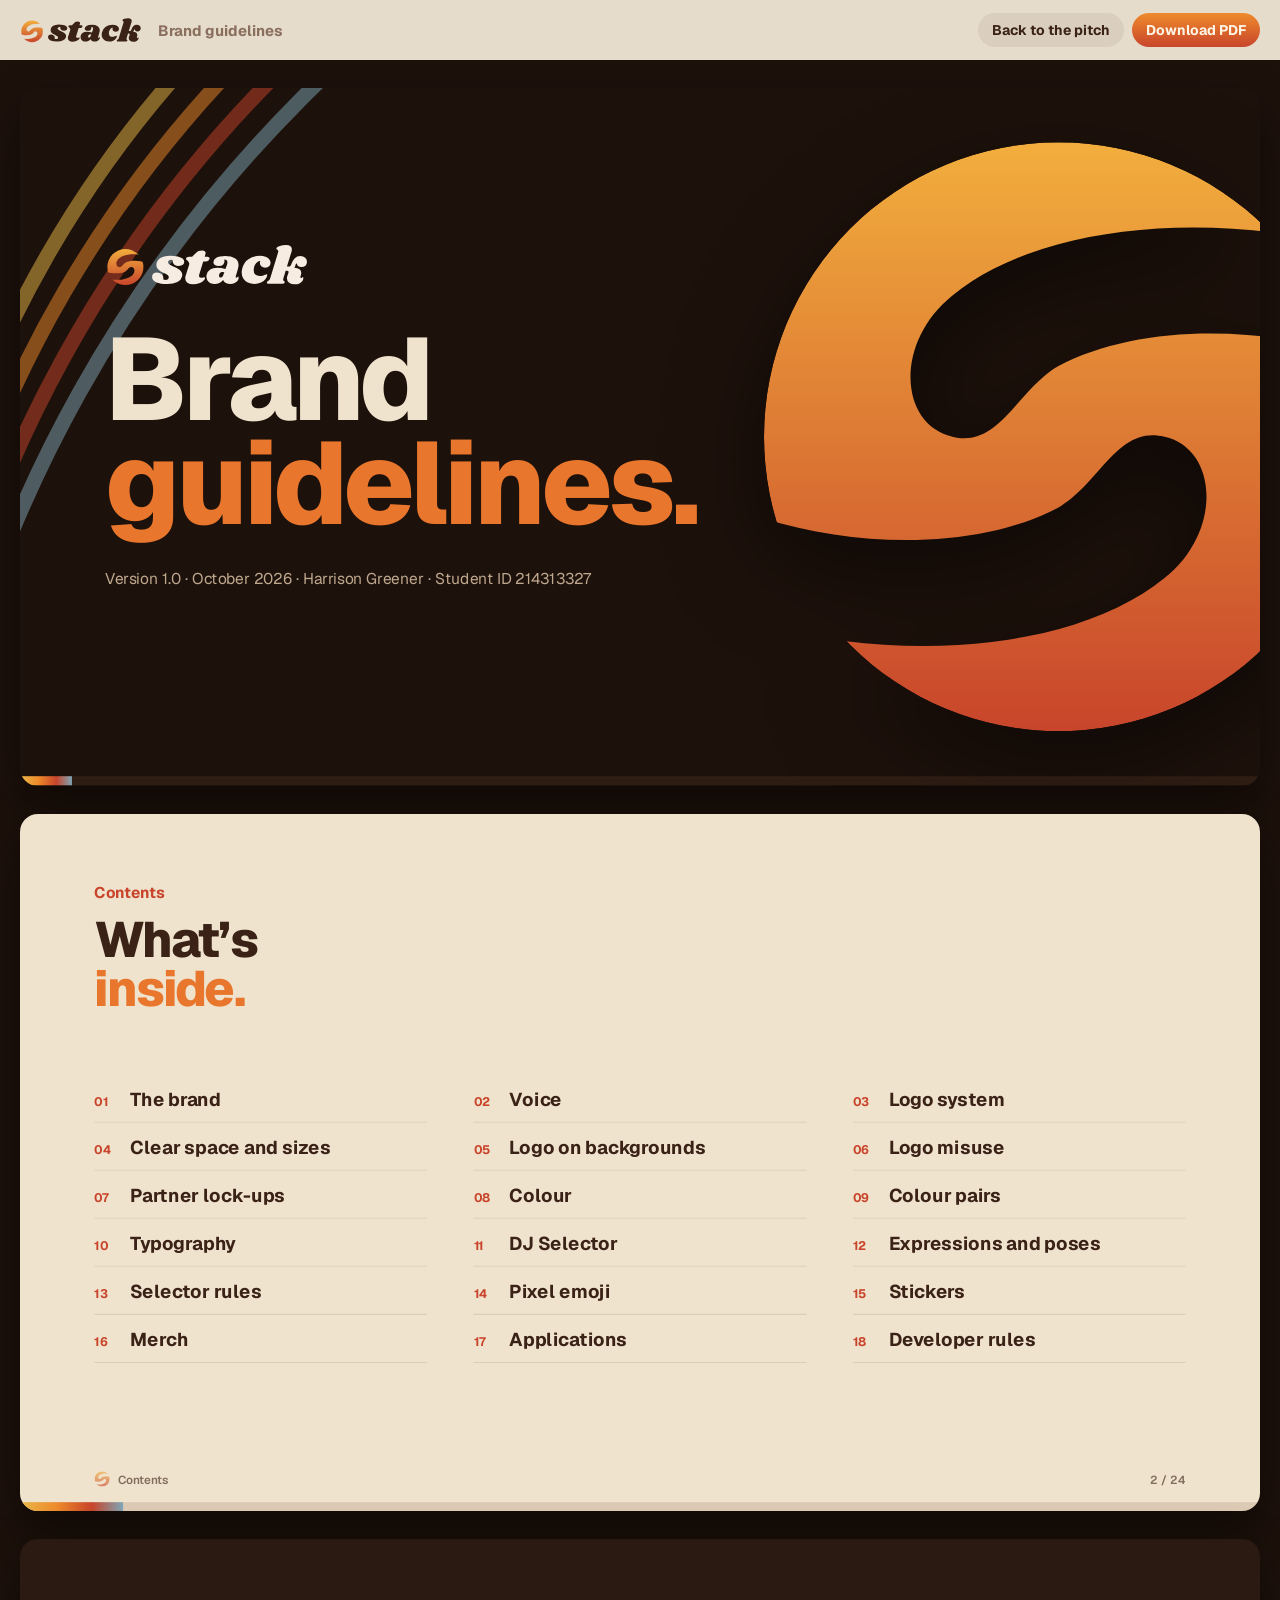
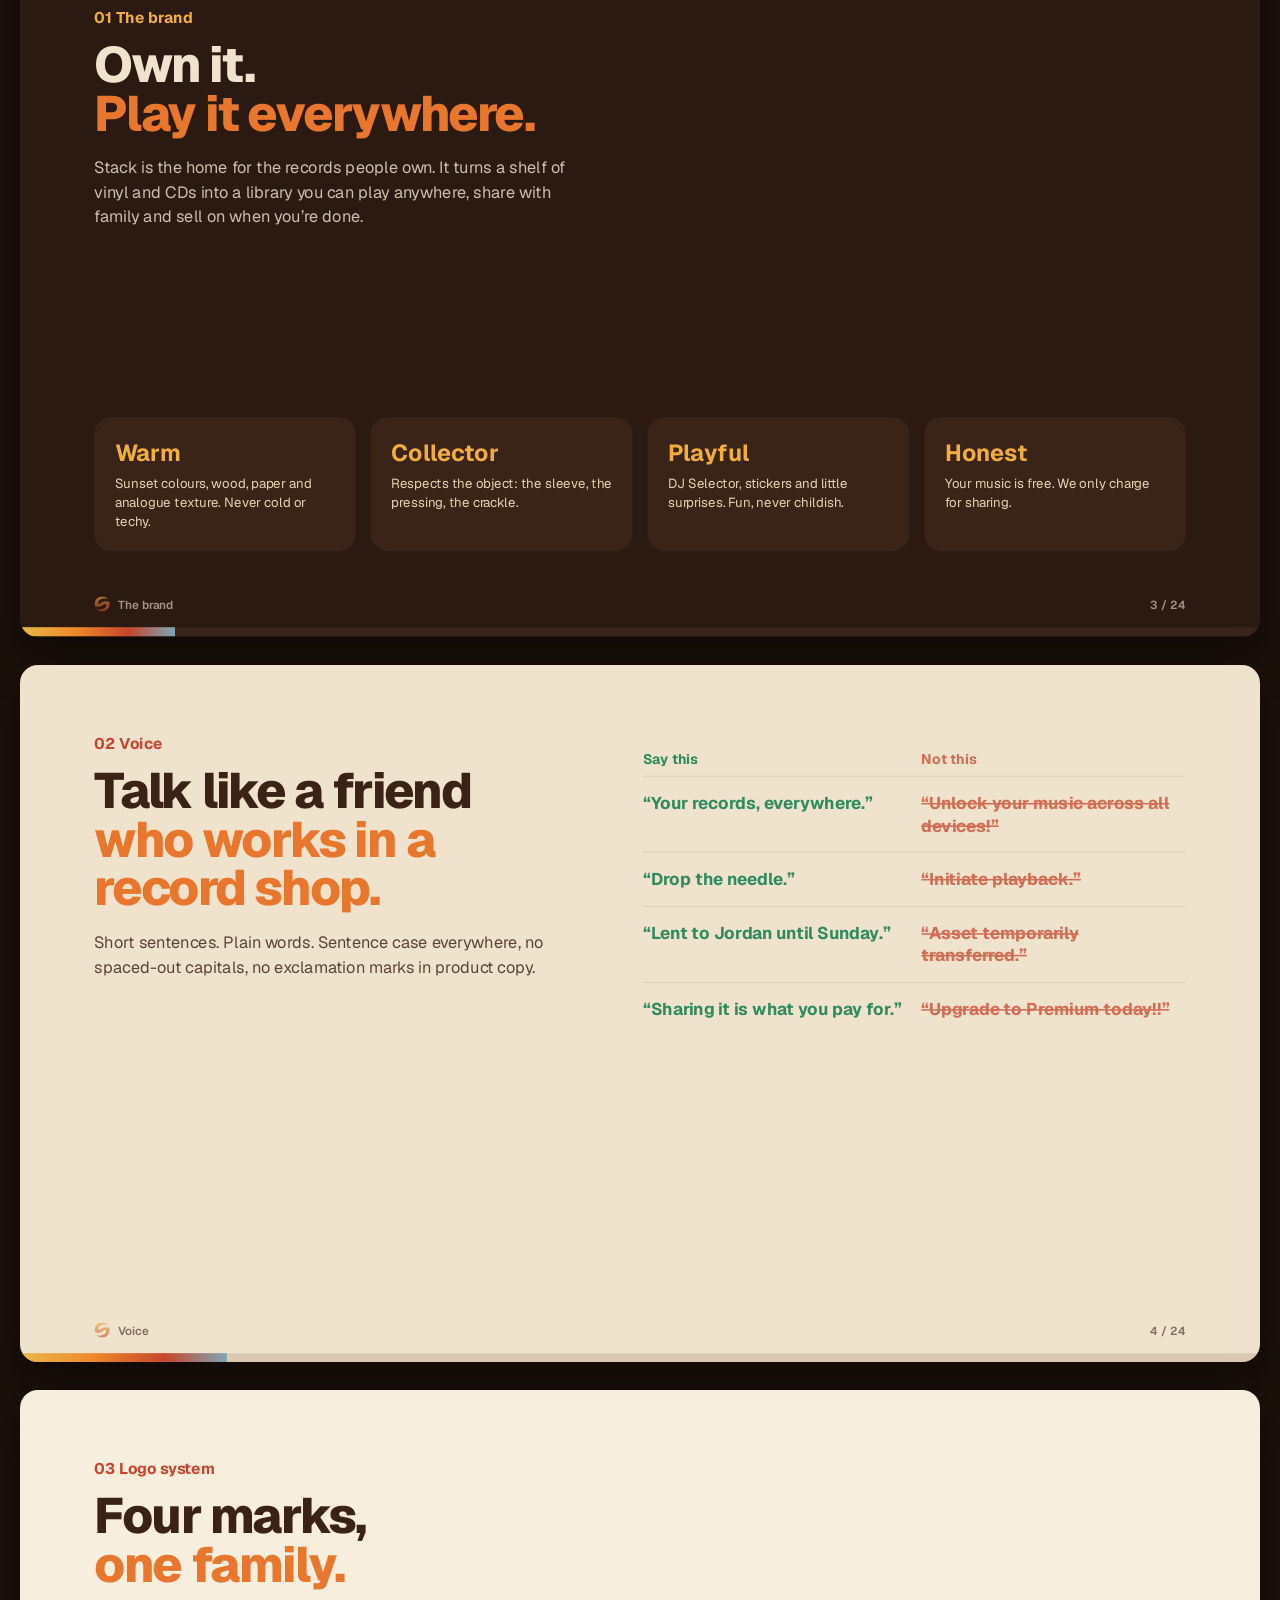
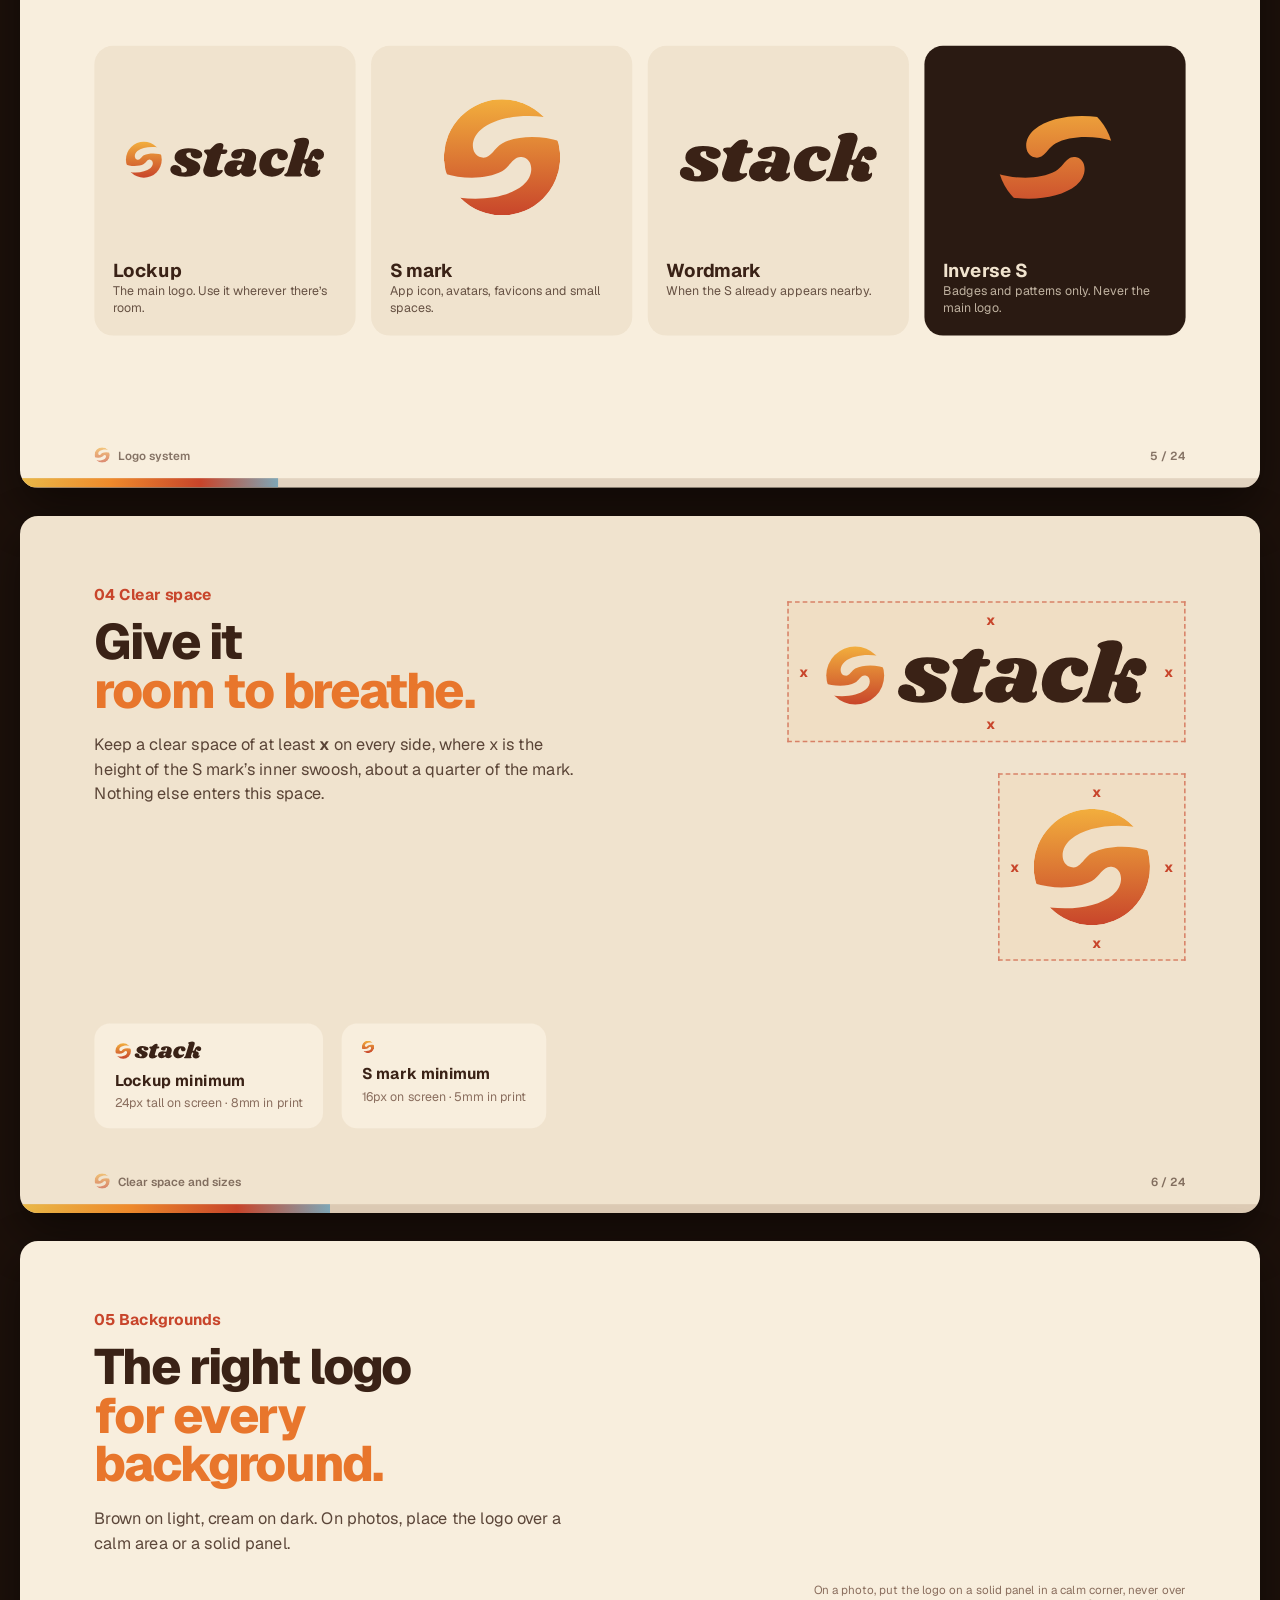
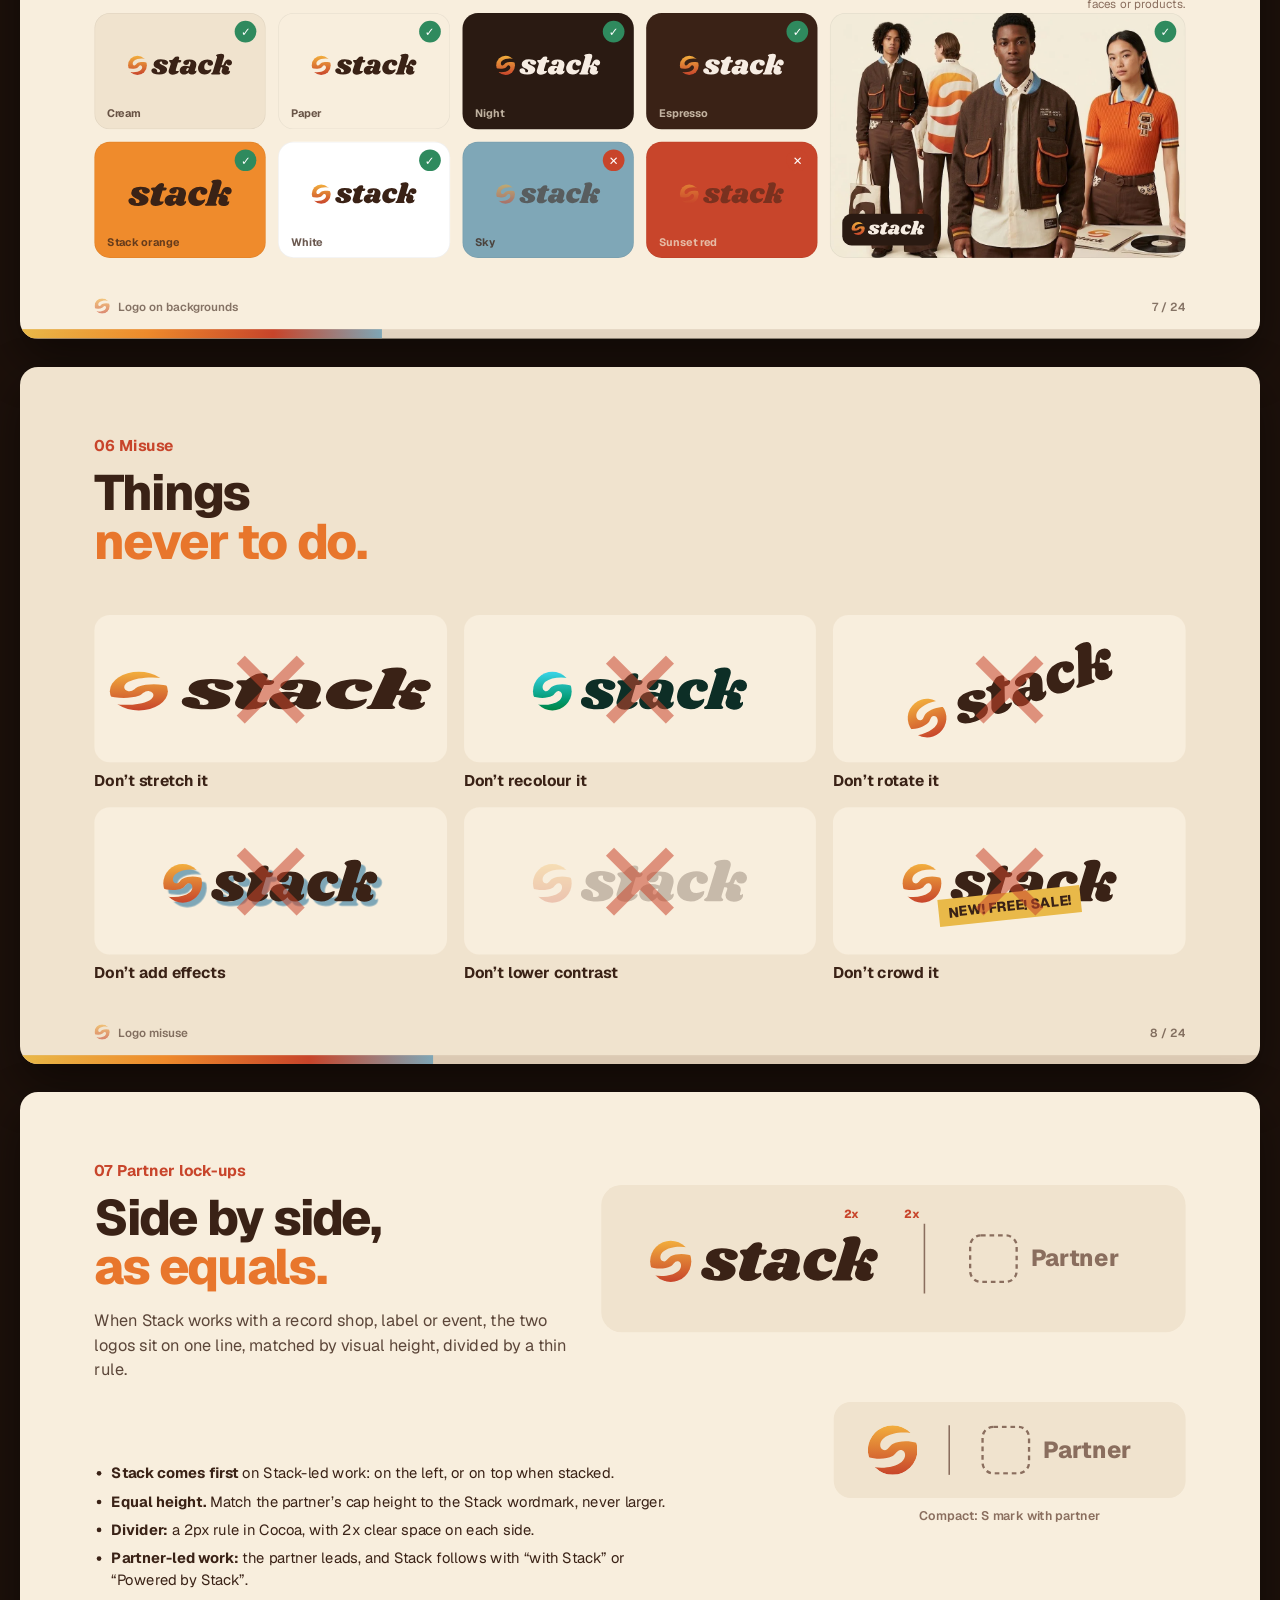
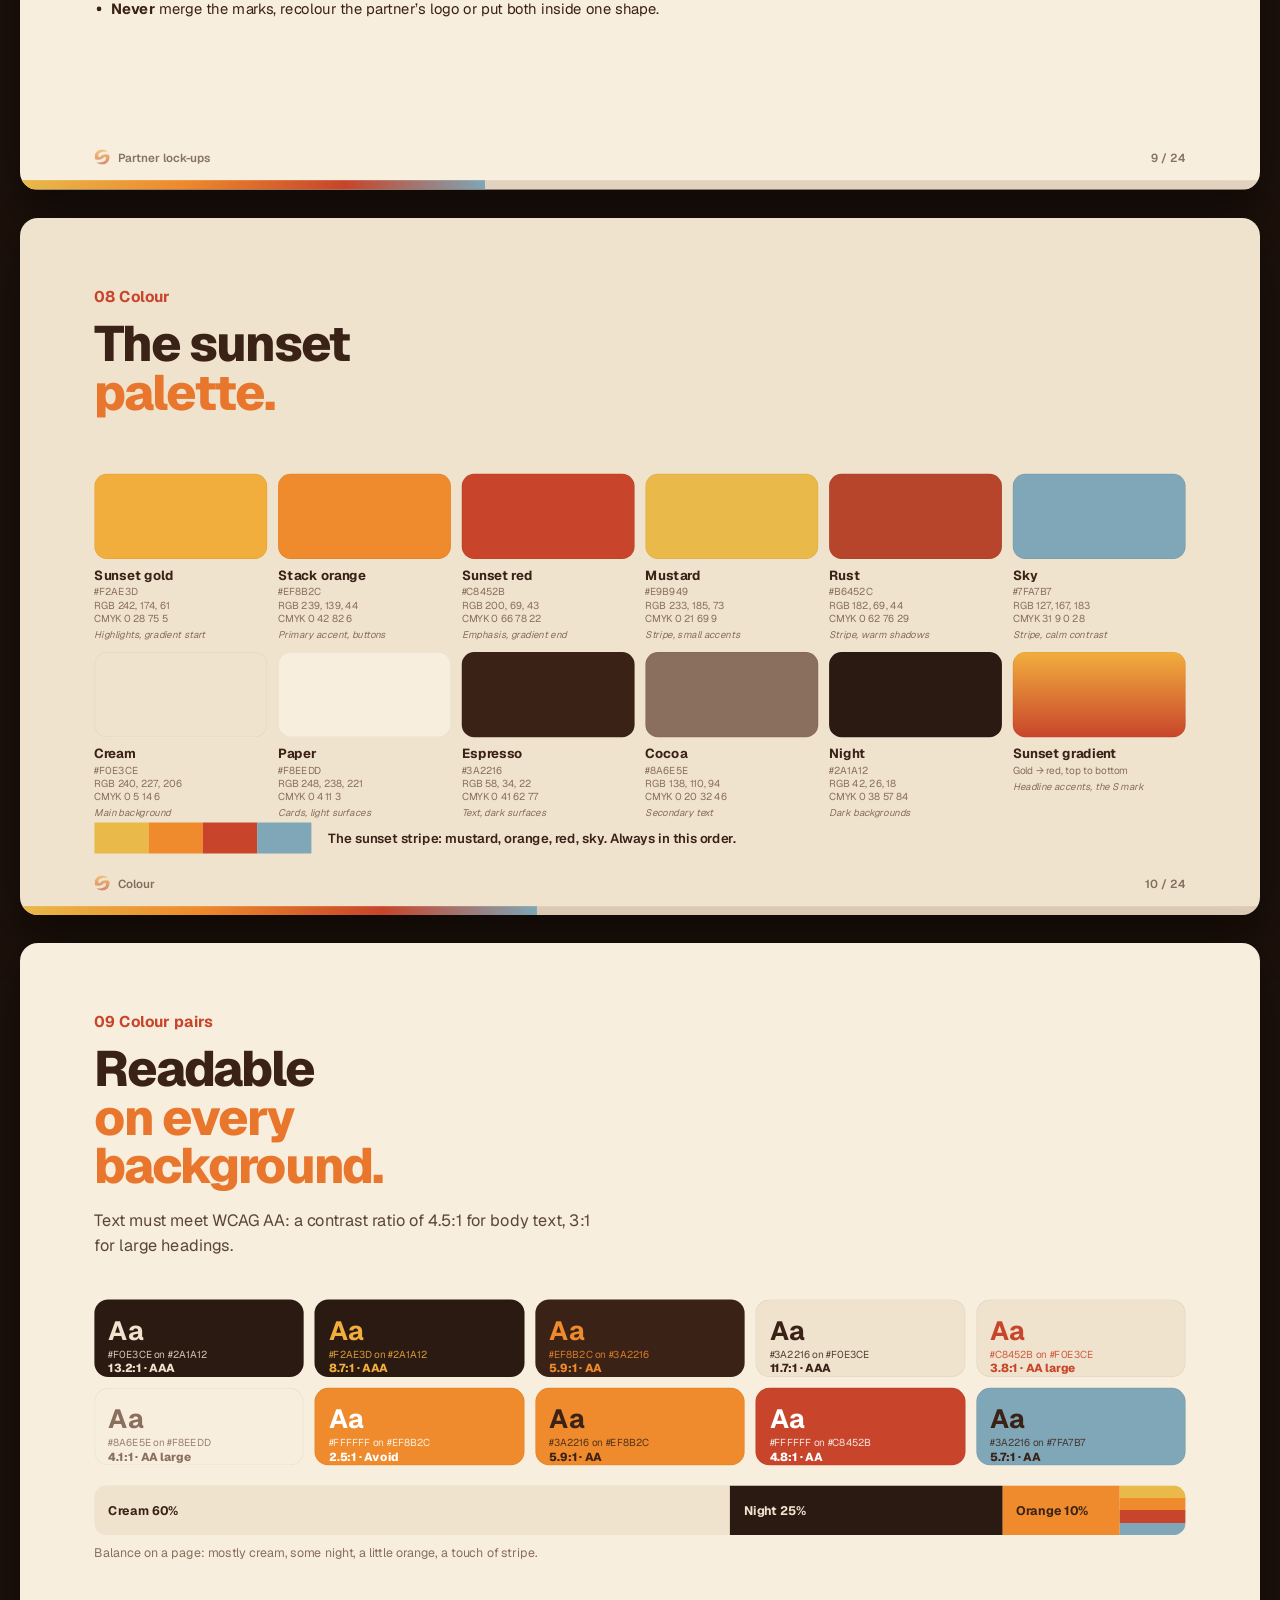
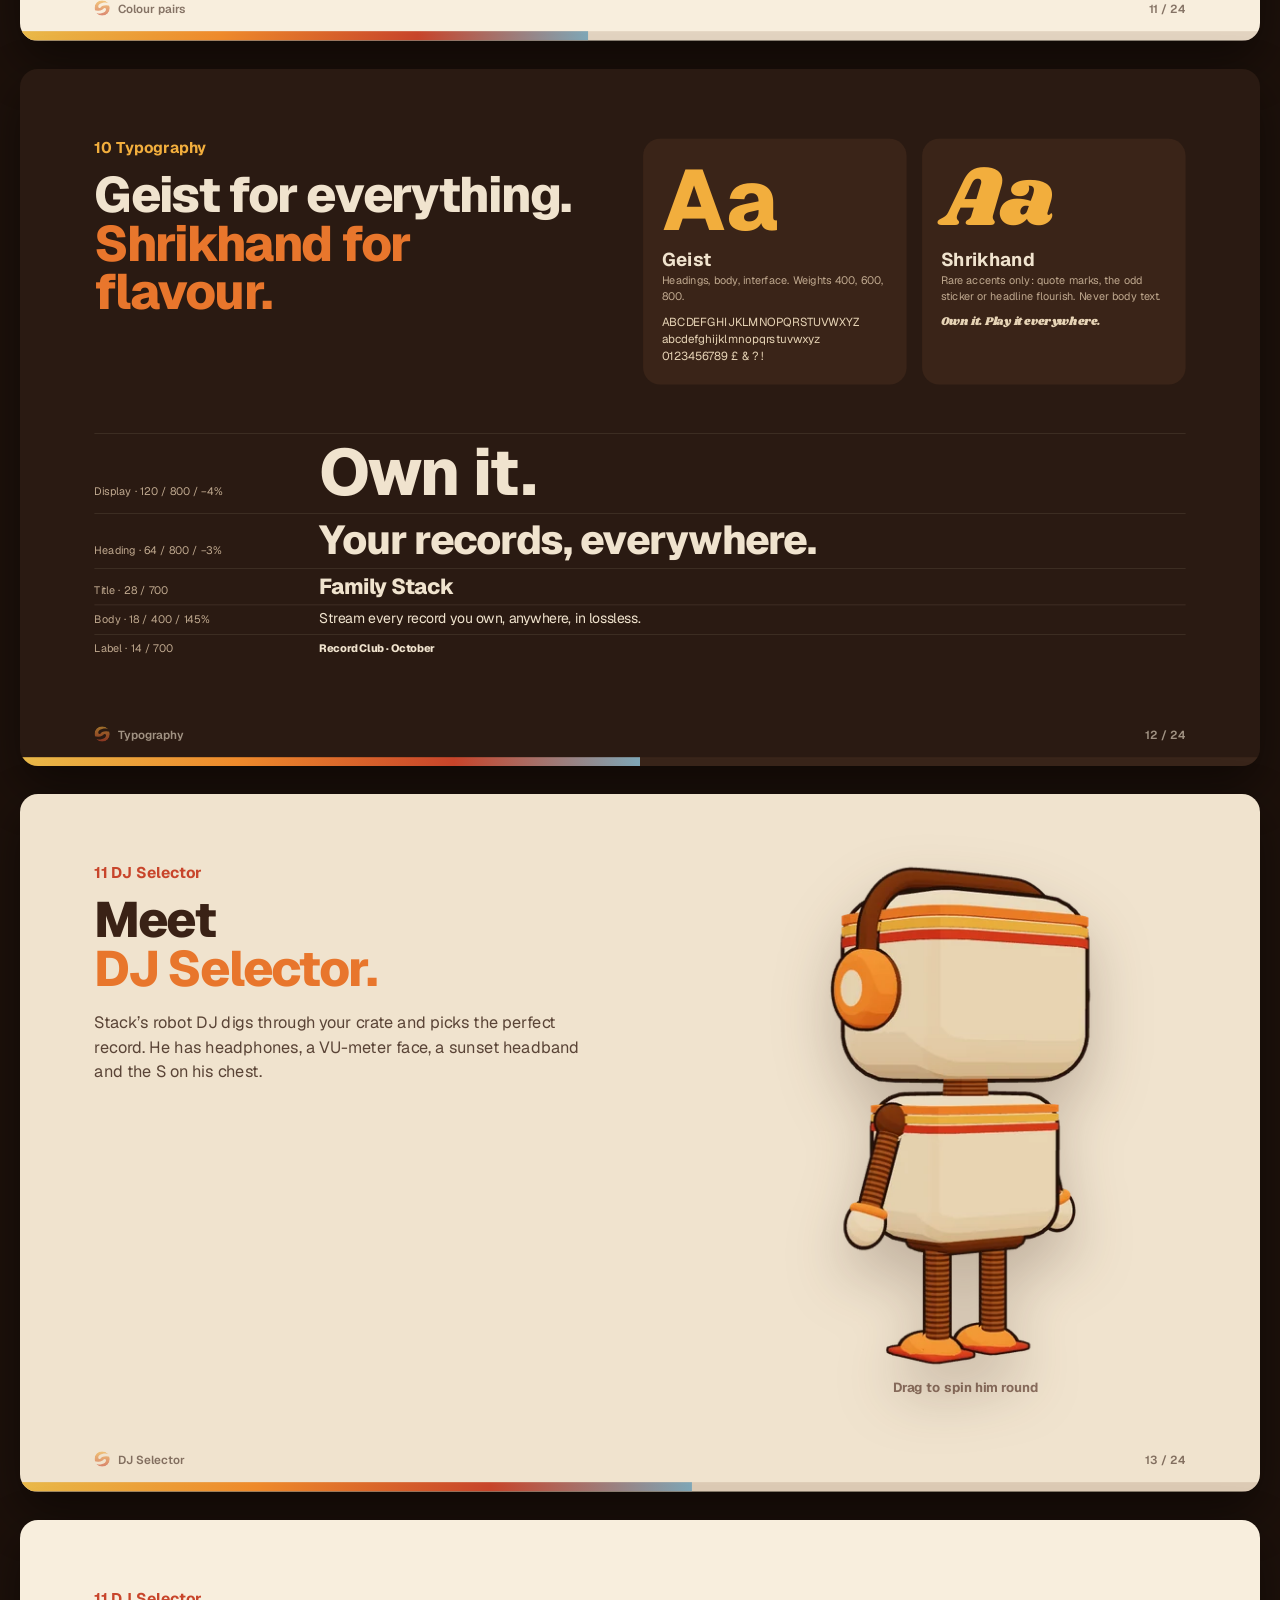
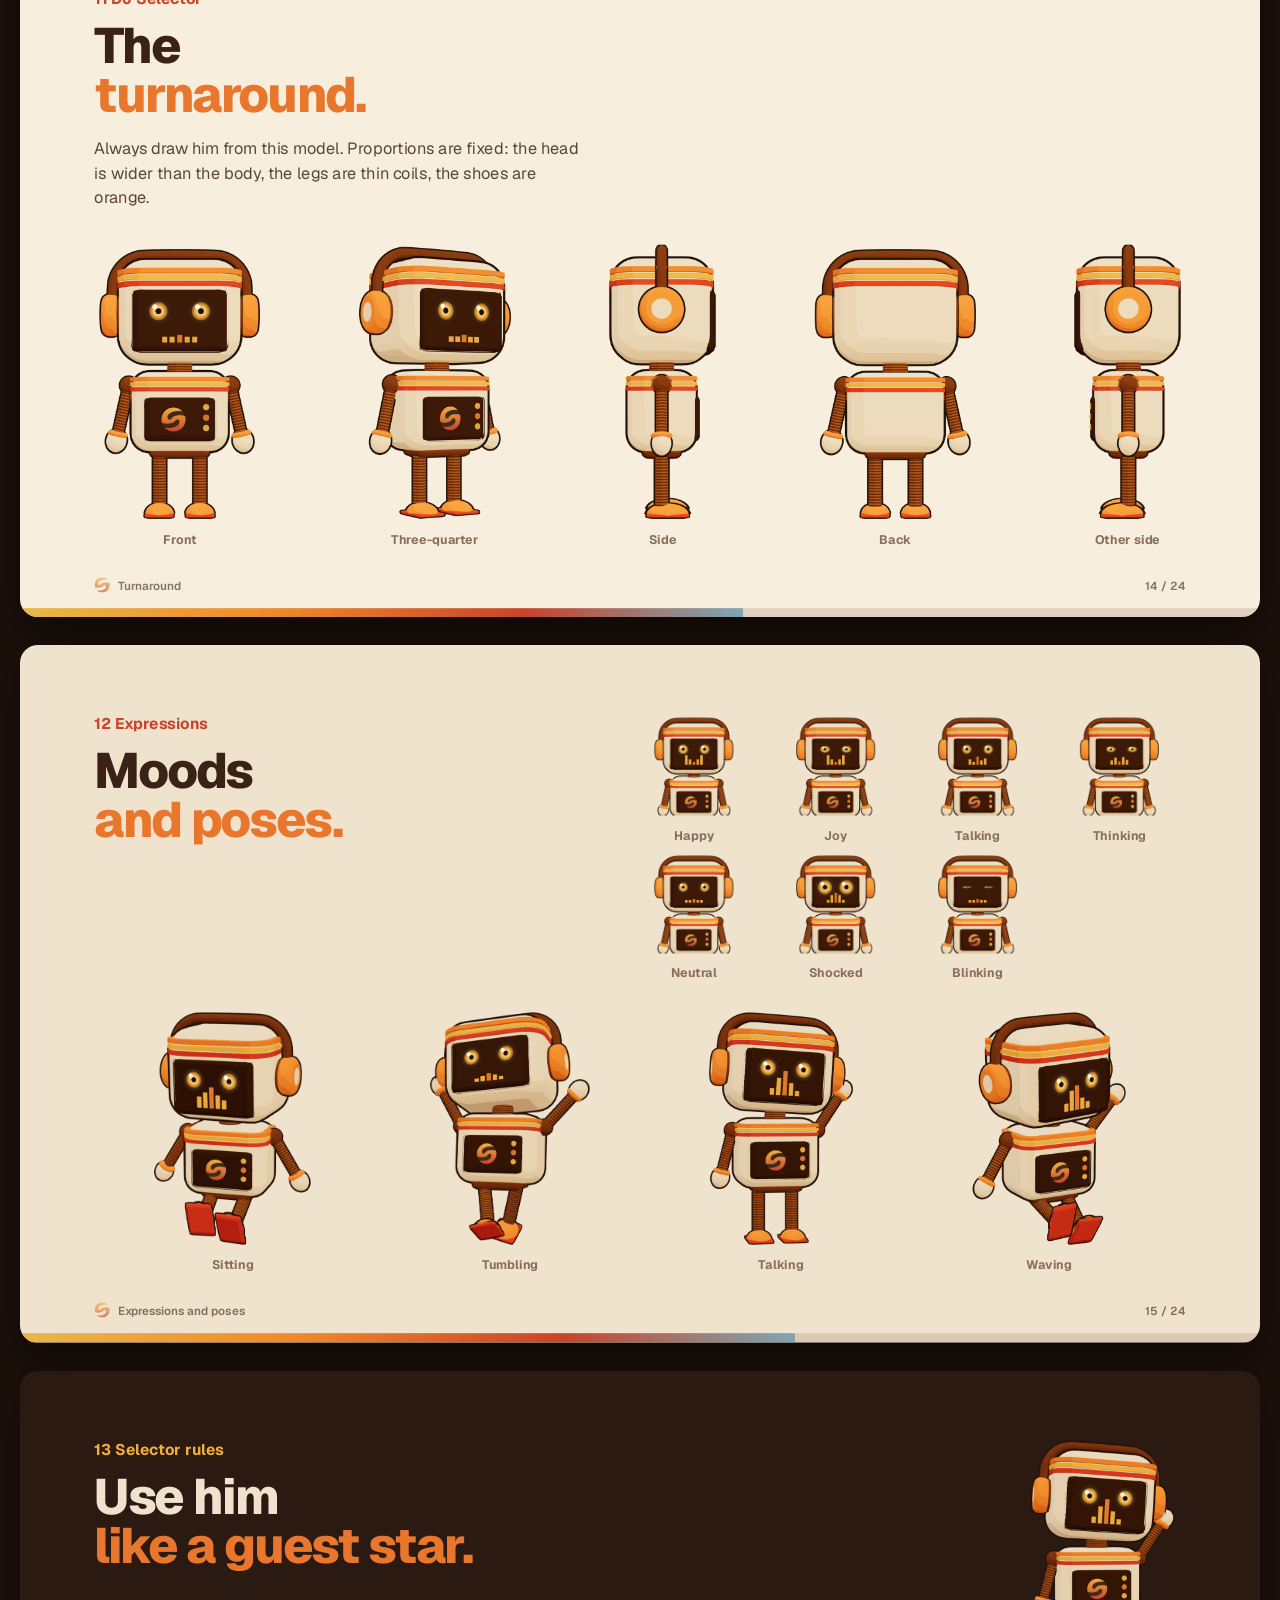
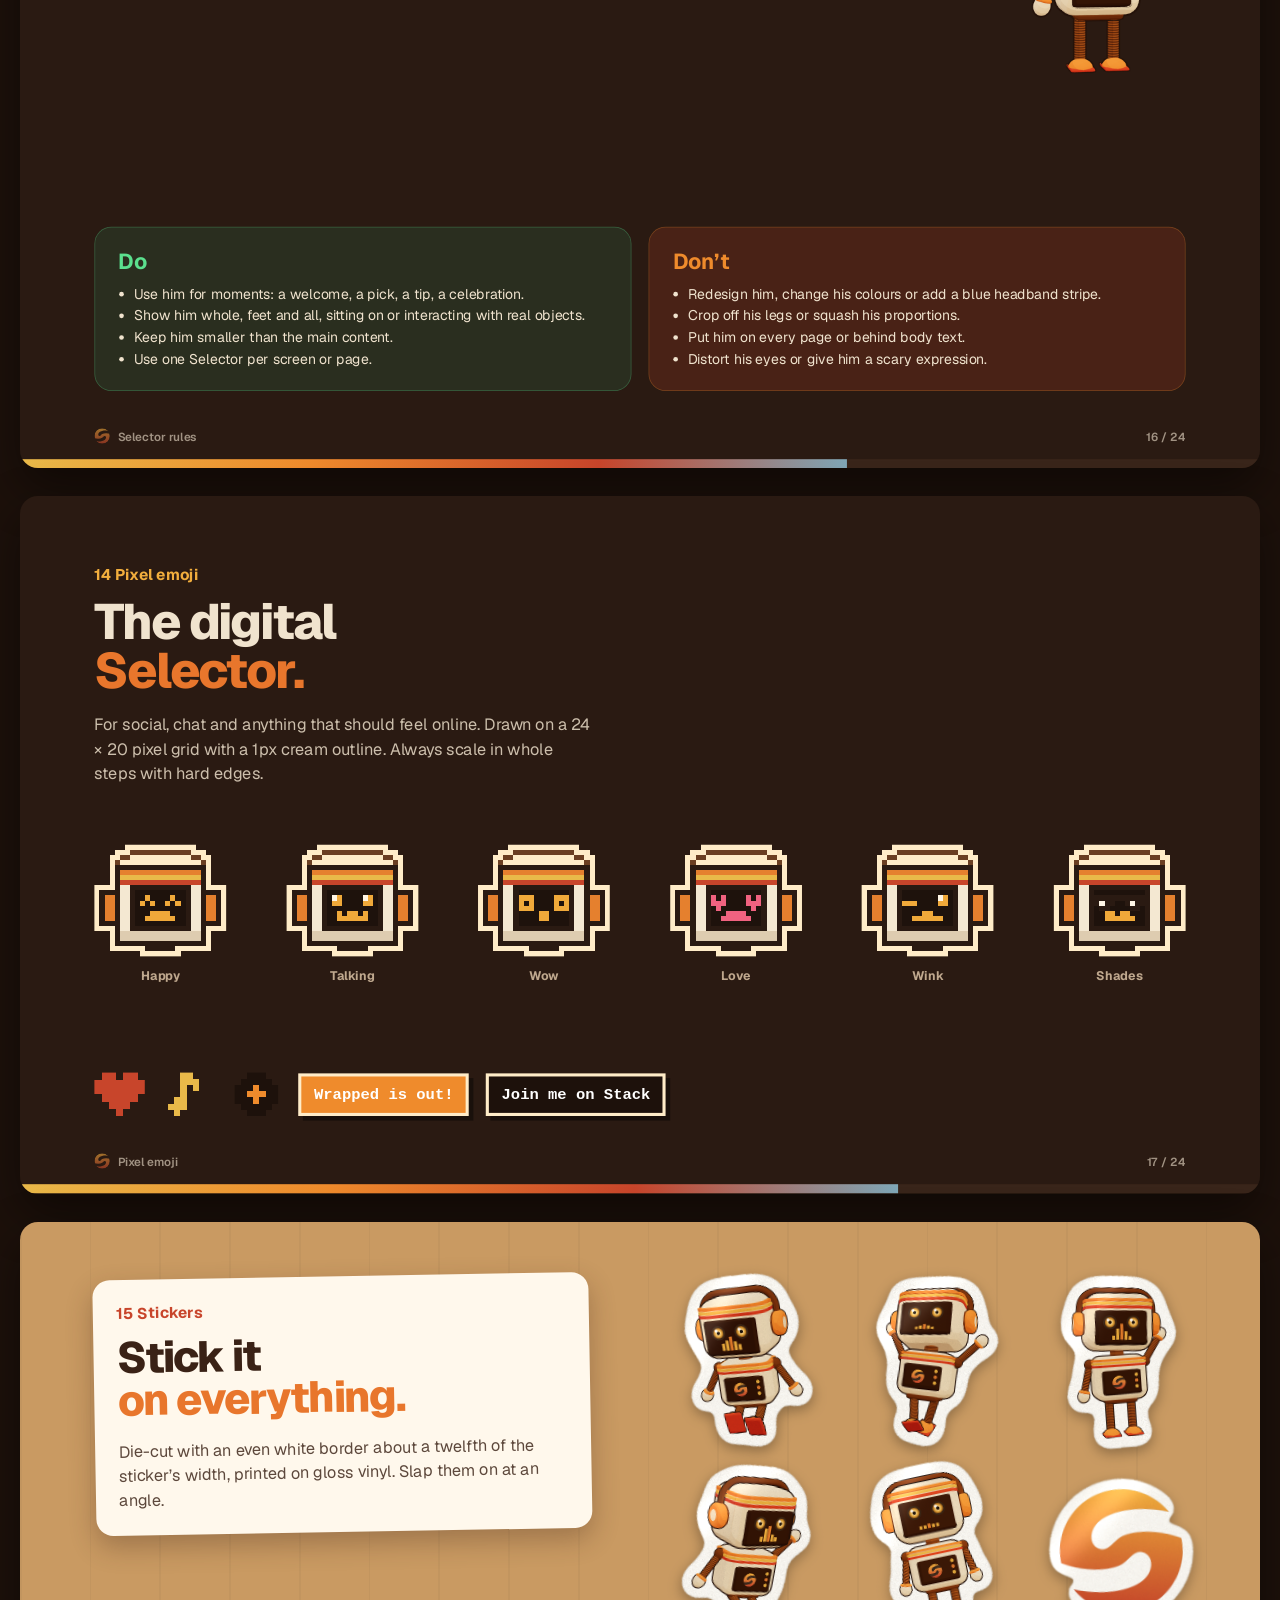
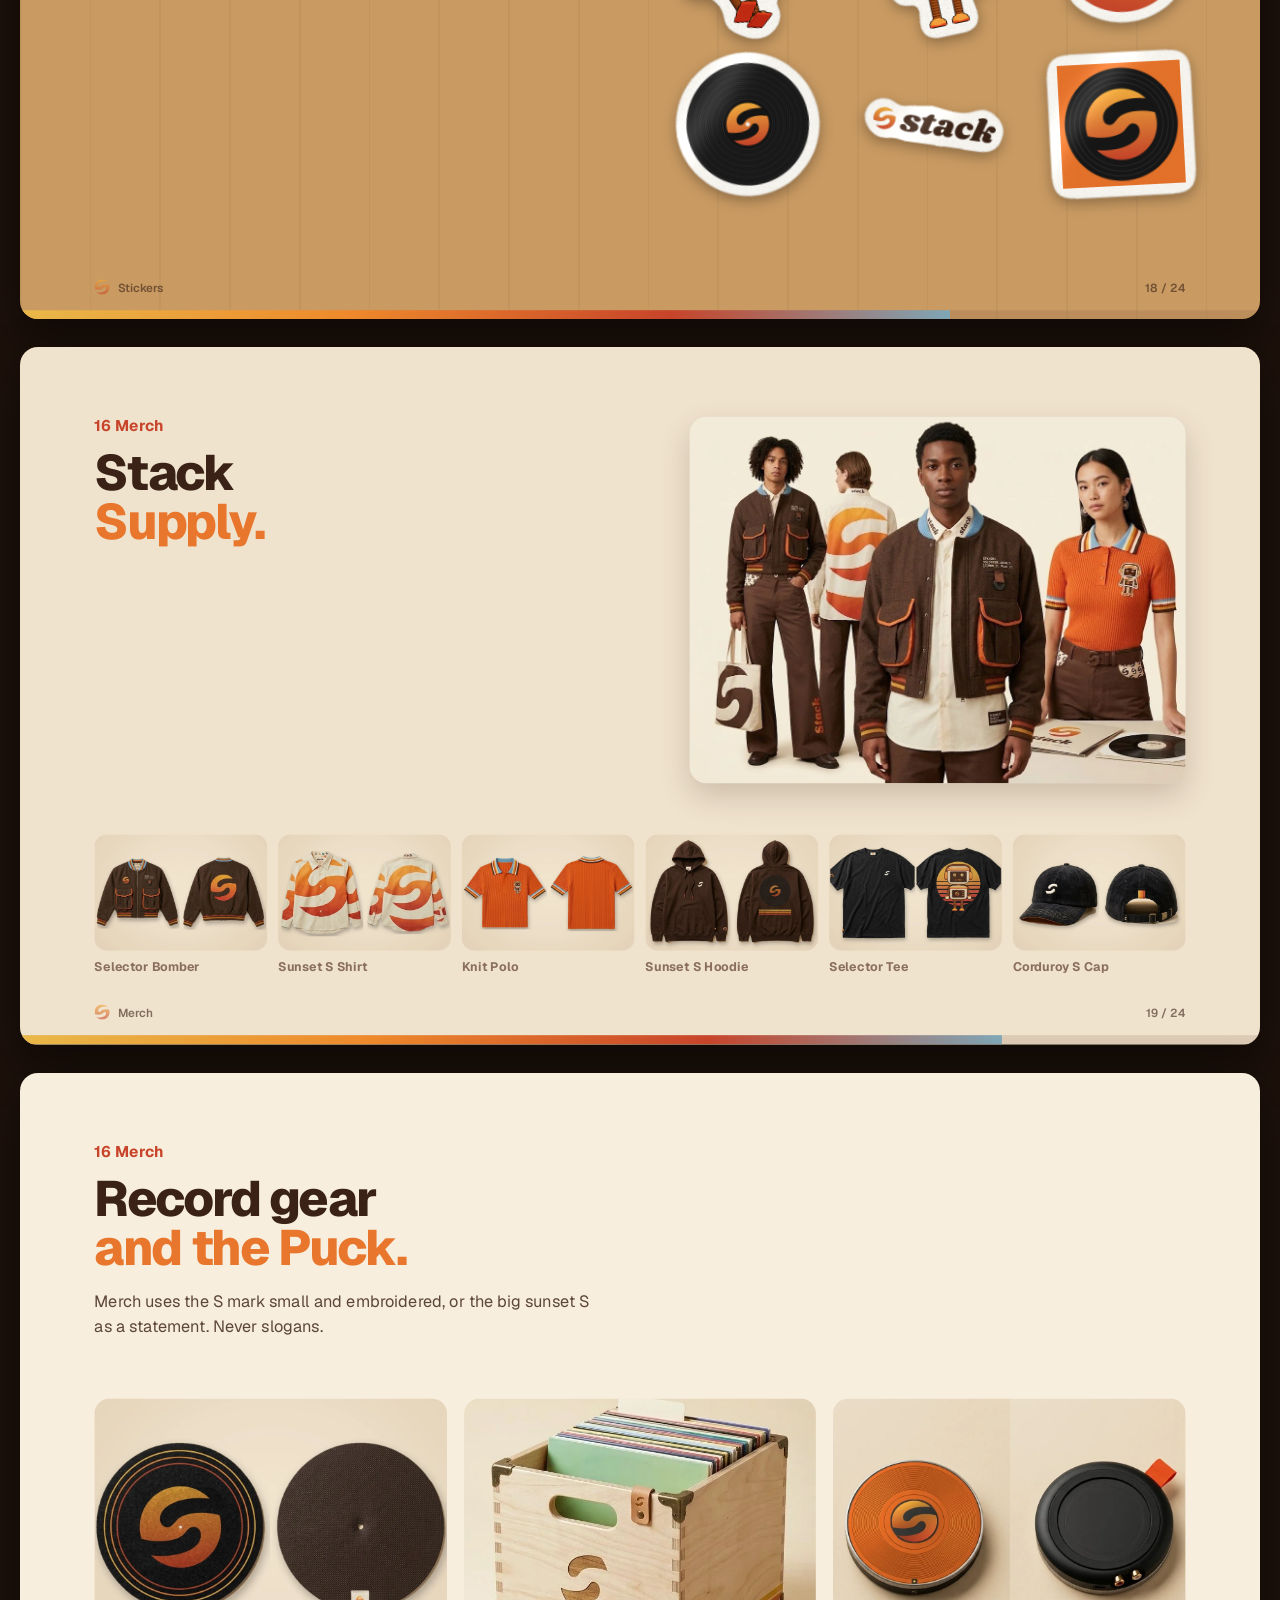
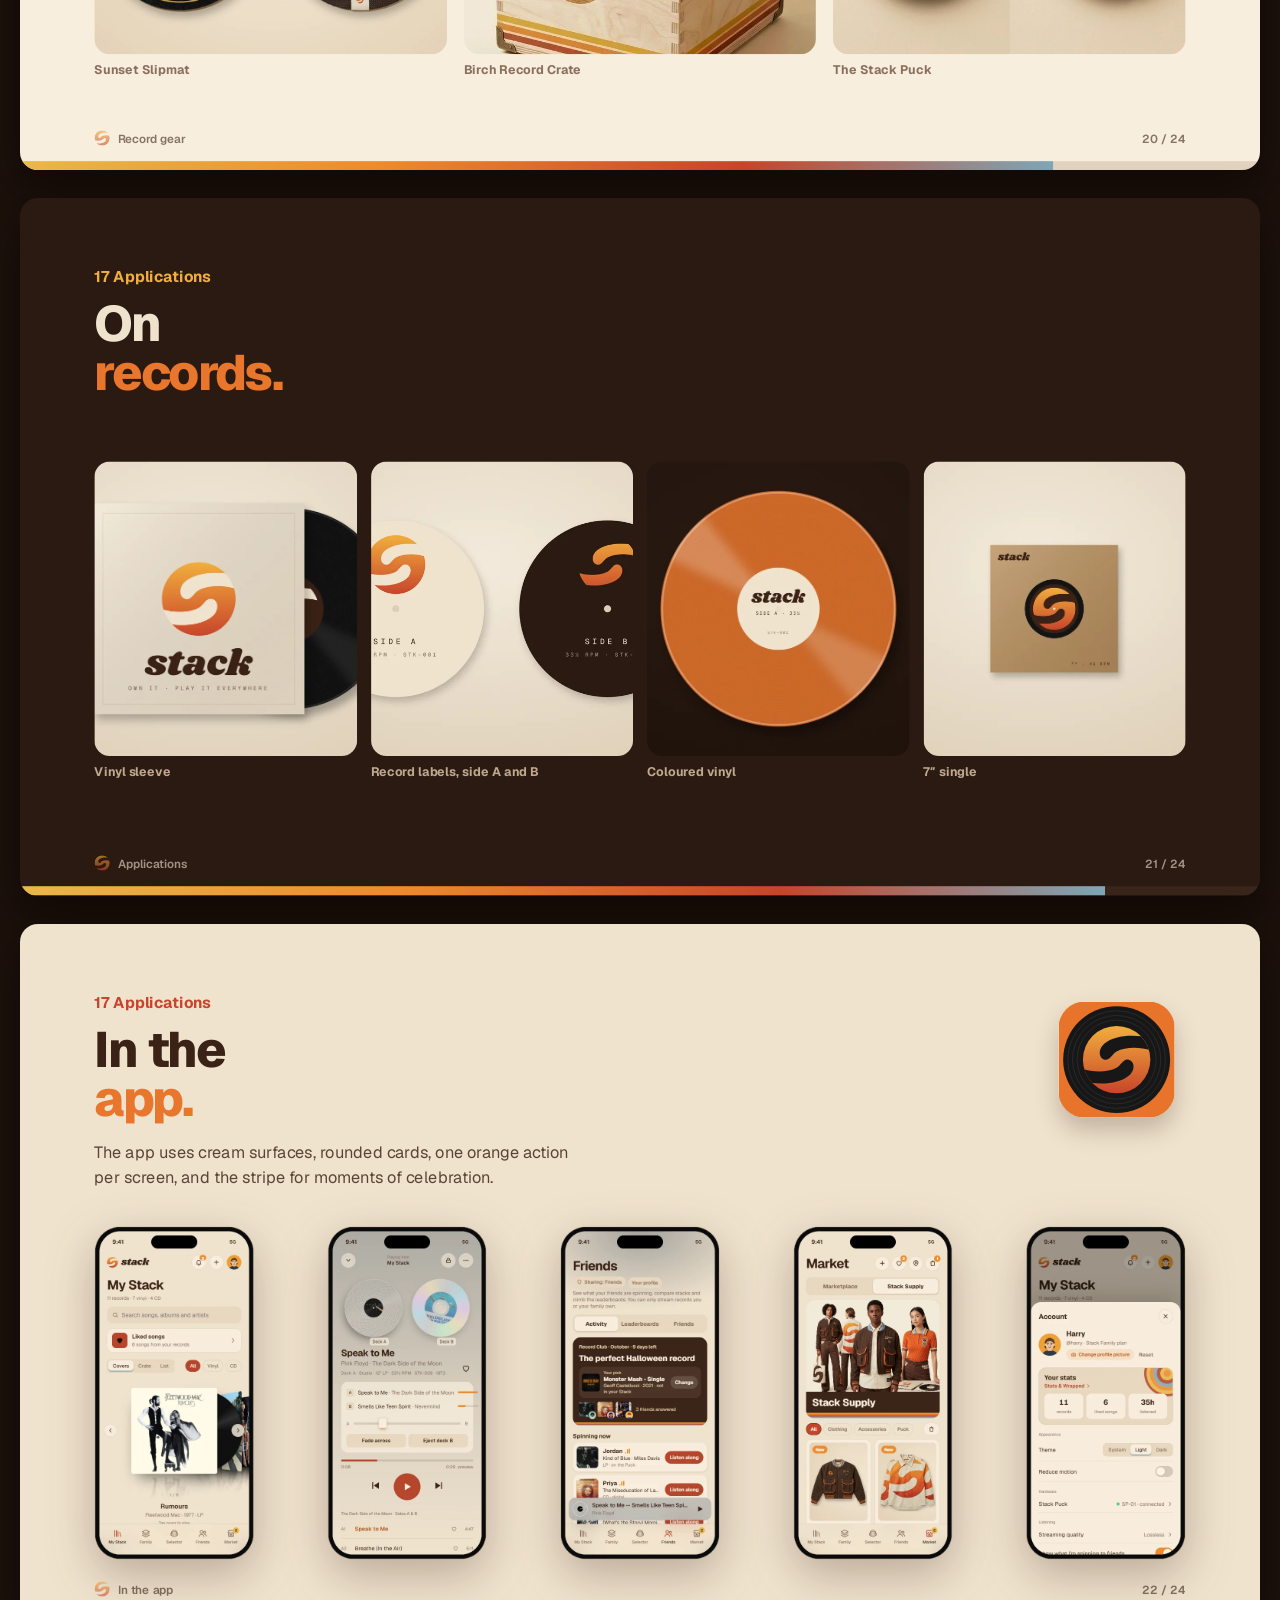
<file: brand.html>
<!doctype html><html lang="en"><head><meta charset="utf-8"><meta name="viewport" content="width=device-width,initial-scale=1"><title>Stack · Brand guidelines</title><link rel="icon" href="assets/brand/stack-monogram-sunset.svg"><style>@font-face{font-family:Geist;src:url(assets/fonts/Geist.ttf);font-weight:100 900}
@font-face{font-family:Shrikhand;src:url(assets/fonts/Shrikhand-Regular.ttf)}
:root{--gold:#F2AE3D;--orange:#EF8B2C;--red:#C8452B;--sky:#7FA7B7;--cream:#F0E3CE;--paper:#F8EEDD;--esp:#3A2216;--cocoa:#8A6E5E;--night:#2A1A12}
*{box-sizing:border-box}
html,body{margin:0;background:#1D110B;font-family:Geist,system-ui,sans-serif;color:var(--esp);-webkit-font-smoothing:antialiased}
.top{position:sticky;top:0;z-index:50;display:flex;align-items:center;gap:16px;height:60px;padding:0 max(20px,calc((100% - 1400px)/2));background:rgba(248,238,221,.92);backdrop-filter:blur(10px);-webkit-backdrop-filter:blur(10px)}
.top img{height:26px;display:block}.top .tt{font-weight:700;color:var(--cocoa);font-size:15px}
.top nav{margin-left:auto;display:flex;gap:8px}.top nav a{text-decoration:none;font-weight:700;font-size:14px;padding:8px 14px;border-radius:999px;color:var(--esp);background:rgba(58,34,22,.07)}
.top nav a.dl{background:linear-gradient(180deg,#EF8B2C,#C8452B);color:#FFF5E6}
@media (max-width:640px){.top .tt{display:none}.top nav a{padding:7px 10px;font-size:13px}}
main{max-width:1400px;margin:0 auto;padding:28px 20px 80px;display:flex;flex-direction:column;gap:28px}
.pw{position:relative;width:100%;overflow:hidden;border-radius:18px;box-shadow:0 20px 50px rgba(0,0,0,.45)}
.pg{position:absolute;left:0;top:0;width:1600px;height:900px;transform-origin:0 0;overflow:hidden;background:var(--cream)}
.print{display:none}
@media print{
 @page{size:1600px 900px;margin:0}
 html,body{background:none}.top{display:none}main{padding:0;gap:0;max-width:none}
 .pw{height:900px!important;border-radius:0;box-shadow:none;break-after:page;page-break-after:always;overflow:visible}
 .pg{transform:none!important}.web{display:none!important}.print{display:flex!important}
 *{-webkit-print-color-adjust:exact;print-color-adjust:exact}
}
.pg.night{background:var(--night);color:var(--cream)}.pg.paper{background:var(--paper)}
.pg.wood{background:#C99A62 repeating-linear-gradient(90deg,rgba(0,0,0,.035) 0 2px,transparent 2px 90px)}
.in{position:absolute;inset:0}
footer{position:absolute;left:96px;right:96px;bottom:32px;display:flex;justify-content:space-between;align-items:center;font-size:15px;font-weight:600;opacity:.6}
footer span{display:flex;align-items:center;gap:10px}footer img{width:20px}
.prog{position:absolute;left:0;right:0;bottom:0;height:12px;background:rgba(127,90,60,.18)}
.prog i{display:block;height:100%;background:linear-gradient(90deg,#E9B949,#EF8B2C 35%,#C8452B 70%,#7FA7B7)}
.hd{position:absolute;left:96px;top:88px;width:720px;z-index:4}
.no{display:block;font-weight:700;font-size:20px;color:var(--red);margin-bottom:18px}.night .no{color:var(--gold)}
h1,h2{margin:0;font-weight:800;letter-spacing:-.035em;line-height:.98}
h2{font-size:64px}h1 em,h2 em{font-style:normal;color:#E8762C}
.hd p{font-size:21px;line-height:1.5;opacity:.82;margin:22px 0 0;max-width:640px}
/* cover */
.cover{background:#1D110B!important}.arcs{position:absolute;inset:0;width:100%;height:100%;opacity:.5}
.cv-s{position:absolute;right:-120px;top:50%;width:760px;margin-top:-380px;filter:drop-shadow(0 40px 60px rgba(0,0,0,.5))}
.cv{position:absolute;left:110px;top:200px}.cv-l{height:56px;margin-bottom:46px}.cv h1{font-size:150px;line-height:.9}.cv p{font-size:20px;color:#BFA88E;margin-top:40px;line-height:1.6}
.end .cv{top:250px}.end .cv h1{font-size:130px}
.glow{position:absolute;inset:0;background:radial-gradient(55% 70% at 80% 50%,rgba(239,139,44,.3),transparent 70%)}
/* toc */
.toc{position:absolute;left:96px;right:96px;top:340px;display:grid;grid-template-columns:repeat(3,1fr);gap:4px 60px}
.toc div{display:flex;gap:18px;align-items:baseline;padding:13px 0;border-bottom:1px solid rgba(58,34,22,.14);font-size:24px;font-weight:700}.toc span{color:var(--red);font-size:16px;min-width:28px}
/* brand */
.traits{position:absolute;left:96px;right:96px;bottom:110px;display:grid;grid-template-columns:repeat(4,1fr);gap:20px}
.traits div{background:#3a2418;border-radius:22px;padding:26px}.traits b{display:block;font-size:30px;color:var(--gold);margin-bottom:8px}.traits span{font-size:17px;line-height:1.45;color:#E6D3B5}
/* voice */
.voice{position:absolute;right:96px;top:110px;width:700px}.vh,.vr{display:grid;grid-template-columns:1fr 1fr;gap:18px}.vh{margin-bottom:10px;font-size:18px}
.vr{padding:20px 0;border-top:1px solid rgba(58,34,22,.14);font-size:22px;font-weight:700;line-height:1.3}.ok{color:#2F8A5E}.no2{color:var(--red);text-decoration:line-through;text-decoration-thickness:2px;opacity:.75}.vh .no2{text-decoration:none}
/* logo system */
.lgs{position:absolute;left:96px;right:96px;top:330px;display:grid;grid-template-columns:repeat(4,1fr);gap:20px}
.lg{border-radius:24px;padding:24px;background:var(--cream)}.lg.night{background:var(--night);color:var(--cream)}
.lgi{height:240px;display:grid;place-items:center}.lgi img{height:150px;max-width:100%}.lgi.wide img{height:auto;width:90%}
.lg b{display:block;font-size:24px;margin-top:10px}.lg span{font-size:16px;opacity:.75;line-height:1.4}
/* clear space */
.cs{position:absolute;right:96px;top:110px;display:flex;flex-direction:column;gap:40px;align-items:flex-end}
.csbox{position:relative;padding:44px;border:2px dashed rgba(200,69,43,.6);background:rgba(239,139,44,.06)}.csbox img{display:block;height:90px}
.csbox.sq img{height:150px}
.x{position:absolute;font-style:normal;font-weight:800;color:var(--red);font-size:18px}.x.t{top:10px;left:50%}.x.b{bottom:10px;left:50%}.x.l{left:14px;top:50%;transform:translateY(-50%)}.x.r{right:14px;top:50%;transform:translateY(-50%)}
.mins{position:absolute;left:96px;bottom:110px;display:flex;gap:24px}.mins div{display:flex;flex-direction:column;gap:6px;background:var(--paper);padding:22px 26px;border-radius:20px}.mins img{align-self:flex-start;margin-bottom:8px}.mins b{font-size:20px}.mins span{font-size:16px;color:var(--cocoa)}
/* backgrounds */
.bgs{position:absolute;left:96px;right:96px;top:340px;display:grid;grid-template-columns:repeat(5,1fr);gap:16px}
.bgc{position:relative;height:200px;border-radius:20px;display:grid;place-items:center;box-shadow:inset 0 0 0 1px rgba(0,0,0,.06);background-size:cover;background-position:center}
.bgc img{width:72%}.bgc span{position:absolute;left:14px;bottom:10px;font-size:14px;font-weight:700;opacity:.7;mix-blend-mode:difference;color:#fff}
.bgc em{position:absolute;right:12px;top:10px;font-style:normal;font-weight:800;width:28px;height:28px;border-radius:50%;display:grid;place-items:center;background:#2F8A5E;color:#fff;font-size:15px}
.bgc.bad em{background:var(--red)}.bgc.bad img{opacity:.55}
.bgc.photo{grid-column:span 2}.pnl{background:var(--night);padding:16px 22px;border-radius:14px}.pnl img{width:200px}
/* misuse */
.mis{position:absolute;left:96px;right:96px;top:320px;display:grid;grid-template-columns:repeat(3,1fr);gap:22px}
.mi{position:relative;height:190px;border-radius:20px;background:var(--paper);display:grid;place-items:center;overflow:hidden}.mi img{width:62%}
.mi i{position:absolute;inset:0;display:grid;place-items:center;font-style:normal;font-size:150px;color:rgba(200,69,43,.55);font-weight:300}
.mis b{display:block;margin-top:10px;font-size:20px}
.mi.crowd .cw{position:absolute;left:50%;top:58%;transform:translateX(-50%) rotate(-6deg);background:#E9B949;padding:6px 12px;font-weight:800;font-size:18px}
/* partner */
.pl1{position:absolute;right:96px;top:120px;display:flex;align-items:center;gap:56px;padding:50px 60px;background:var(--cream);border-radius:26px}
.pl1 img{height:64px}.ptn{height:64px;width:220px}.dv{width:2px;height:90px;background:var(--cocoa)}.dv.h{height:64px}
.dim{position:absolute;top:28px;font-weight:800;color:var(--red);font-size:15px}.dim.a{left:calc(50% - 64px)}.dim.b{left:calc(50% + 14px)}
.rules{position:absolute;left:96px;width:760px;top:420px;margin:0;padding-left:22px;font-size:19px;line-height:1.5}.rules li{margin:8px 0}
.pl2{position:absolute;right:96px;top:400px;display:flex;flex-direction:column;gap:12px;align-items:center}.pl2 div{display:flex;align-items:center;gap:40px;background:var(--cream);padding:30px 44px;border-radius:22px}.pl2 span{font-size:16px;color:var(--cocoa);font-weight:600}
/* colour */
.pal{position:absolute;left:96px;right:96px;top:280px;display:grid;grid-template-columns:repeat(6,1fr);gap:14px}
.sw{display:flex;flex-direction:column;font-size:13px;color:var(--cocoa)}.sw i{height:110px;border-radius:16px;margin-bottom:10px;box-shadow:inset 0 0 0 1px rgba(0,0,0,.06)}
.sw b{font-size:17px;color:var(--esp);margin-bottom:2px}.sw small{margin-top:4px;font-size:12.5px;font-style:italic}
.stripe{position:absolute;left:96px;right:96px;bottom:90px;display:flex;align-items:center;gap:0}.stripe i{width:70px;height:40px}.stripe span{margin-left:22px;font-size:17px;font-weight:600}
/* pairs */
.prs{position:absolute;left:96px;right:96px;top:300px;display:grid;grid-template-columns:repeat(5,1fr);gap:14px}
.pr{border-radius:18px;padding:18px;height:150px;display:flex;flex-direction:column;box-shadow:inset 0 0 0 1px rgba(0,0,0,.06)}.pr b{font-size:44px}.pr span{font-size:13px;opacity:.85}.pr em{margin-top:auto;font-style:normal;font-weight:800;font-size:15px}
.ratio{position:absolute;left:96px;right:96px;top:660px;height:70px;display:flex;border-radius:16px;overflow:hidden;box-shadow:inset 0 0 0 1px rgba(0,0,0,.08)}.ratio span{display:flex;align-items:center;padding-left:18px;font-weight:700;font-size:16px}
.cap{position:absolute;left:96px;top:744px;font-size:16px;color:var(--cocoa);margin:0}
/* type */
.ty{position:absolute;right:96px;top:90px;width:700px;display:grid;grid-template-columns:1fr 1fr;gap:20px}
.ty>div{background:#3a2418;border-radius:22px;padding:24px}.ty .big{font-size:110px;font-weight:800;line-height:1;color:var(--gold)}.ty .sh{font-family:Shrikhand,serif;font-weight:400}
.ty b{display:block;font-size:24px;margin-top:6px}.ty span{font-size:14px;color:#BFA88E}.ty p{font-size:15px;line-height:1.5;margin:12px 0 0;color:#E6D3B5}
.scale{position:absolute;left:96px;right:96px;top:470px;display:flex;flex-direction:column;gap:10px}.scale div{display:flex;align-items:baseline;gap:30px;border-top:1px solid rgba(240,227,206,.12);padding-top:8px}.scale span{width:260px;flex:none;font-size:14px;color:#BFA88E}.scale b{font-weight:800;letter-spacing:-.02em;line-height:1}
/* selector */
.spin{position:absolute;right:120px;top:90px;width:520px;height:700px;display:flex;flex-direction:column;align-items:center;gap:14px}
.sp{width:302px;height:520px;background-size:3600% 100%;background-repeat:no-repeat;cursor:grab;filter:drop-shadow(0 30px 30px rgba(58,34,22,.25));transform:scale(1.25);transform-origin:top center;touch-action:none}
.sph{margin-top:130px;font-weight:700;color:var(--cocoa);font-size:17px}
.turn{position:absolute;left:96px;right:96px;bottom:90px;height:470px;display:flex;justify-content:space-between;align-items:flex-end}
.print.turn{left:auto;right:60px;width:820px;top:110px;height:auto;bottom:auto}
.turn figure{margin:0;display:flex;flex-direction:column;align-items:center}.turn img{height:400px;width:auto}.print.turn img{height:360px}
figcaption{margin-top:10px;font-weight:700;font-size:16px;color:var(--cocoa)}
.exs{position:absolute;right:96px;top:90px;width:820px;display:grid;grid-template-columns:repeat(4,1fr);gap:12px}.exs img{width:100%;height:150px;object-fit:contain}.exs figure,.poses figure{margin:0;text-align:center}
.poses{position:absolute;left:96px;right:96px;bottom:90px;display:flex;justify-content:space-around;align-items:flex-end}.poses img{height:300px}
.rule-sel{position:absolute;right:110px;top:90px;height:300px}
.dos{position:absolute;left:96px;right:96px;bottom:100px;display:grid;grid-template-columns:1fr 1fr;gap:22px}.dos>div{border-radius:22px;padding:26px 30px}
.do{background:rgba(47,138,94,.18);border:1px solid rgba(91,224,142,.3)}.dont{background:rgba(200,69,43,.2);border:1px solid rgba(239,139,44,.3)}
.dos b{font-size:28px}.do b{color:#5BE08E}.dont b{color:var(--orange)}.dos ul{margin:10px 0 0;padding-left:20px;font-size:18px;line-height:1.55}
/* emoji */
.emj{position:absolute;left:96px;right:96px;top:400px;display:flex;justify-content:space-between}.emj figure{margin:0;text-align:center}.emj img{width:170px;image-rendering:pixelated}.emj figcaption{color:#BFA88E}
.icn{position:absolute;left:96px;right:96px;bottom:100px;display:flex;align-items:center;gap:30px}.icn img{height:56px;image-rendering:pixelated}
.pxb{font-family:"Courier New",monospace;font-weight:700;font-size:20px;padding:12px 16px;background:#EF8B2C;color:#fff;box-shadow:0 0 0 4px #FFECC8,6px 6px 0 4px rgba(0,0,0,.4)}.pxb.d{background:#1d110b}
/* stickers */
.wood .hd{background:#FFF8EC;padding:30px;border-radius:22px;transform:rotate(-1deg);box-shadow:0 14px 34px rgba(58,34,22,.3);top:70px;width:640px}.wood .hd h2{font-size:56px}
.stks{position:absolute;right:70px;top:60px;width:860px;display:grid;grid-template-columns:repeat(3,1fr);gap:4px;place-items:center}.stks img{width:230px;max-height:240px;object-fit:contain;filter:drop-shadow(0 6px 8px rgba(0,0,0,.3))}
.wood footer{color:#3A2216}
/* merch */
.lb{position:absolute;right:96px;top:90px;width:640px;border-radius:22px;overflow:hidden;box-shadow:0 16px 40px rgba(58,34,22,.2)}.lb img{width:100%;display:block}
.mer{position:absolute;left:96px;right:96px;bottom:90px;display:grid;grid-template-columns:repeat(6,1fr);gap:14px}.mer figure,.mer3 figure{margin:0}.mer img{width:100%;border-radius:16px;display:block}
.mer3{position:absolute;left:96px;right:96px;bottom:100px;display:grid;grid-template-columns:repeat(3,1fr);gap:22px}.mer3 img{width:100%;border-radius:20px;display:block}
/* applications */
.aps{position:absolute;left:96px;right:96px;top:290px;display:grid;grid-template-columns:repeat(4,1fr);gap:18px}.aps figure{margin:0}.aps img{width:100%;height:400px;object-fit:cover;border-radius:20px;display:block}.night figcaption{color:#BFA88E}
.phs{position:absolute;left:96px;right:96px;bottom:70px;display:flex;justify-content:space-between;align-items:flex-end}.phs img{height:470px;filter:drop-shadow(0 20px 30px rgba(58,34,22,.3))}
.appicon{position:absolute;right:110px;top:100px;width:150px;border-radius:34px;box-shadow:0 16px 30px rgba(58,34,22,.25)}
/* dev */
.dev{position:absolute;left:96px;right:96px;top:300px;display:grid;grid-template-columns:.9fr 1.1fr;gap:28px}
.code{background:#140b07;border-radius:22px;padding:24px 28px}.code b{color:var(--gold);font-size:18px}.code pre{margin:12px 0 0;font-size:16px;line-height:1.55;color:#E6D3B5;font-family:"SF Mono",Menlo,monospace}
.rl{display:grid;grid-template-columns:1fr 1fr;gap:14px}.rl div{background:#3a2418;border-radius:18px;padding:18px 20px}.rl b{display:block;font-size:19px;color:var(--gold);margin-bottom:4px}.rl span{font-size:15px;line-height:1.45;color:#E6D3B5}
.print.turn{width:760px!important;right:96px!important;top:120px!important;justify-content:space-around}.print.turn img{height:560px!important}
.mer3{top:300px}.mer3 figure{display:flex;flex-direction:column}.mer3 img{height:440px;object-fit:cover}
.end .cv-s{right:-330px;width:820px;margin-top:-410px}.end .cv h1{font-size:120px}
.print.turn img{height:400px!important}.print.turn{top:200px!important;width:800px!important}
.end .cv-s{right:-470px!important}.end .cv h1{font-size:110px!important}
@media screen{.print{display:none!important}}
/* breathing room */
.bgs{top:410px}.bgc{height:170px}.bgc.photo{background-position:center 18%}
.prs{top:400px}.pr{height:120px}.ratio{top:690px}.cap{top:774px}
.mer3{top:420px!important}.mer3 img{height:330px!important}
.rules{top:470px}.emj{top:450px}
.turn:not(.print){height:430px}
.hd{width:640px}.pal{top:330px}.turn:not(.print){height:390px}.turn:not(.print) img{height:360px}
.aps{top:340px}.aps img{height:380px}.phs img{height:430px}.phs{bottom:80px}.dev{top:340px}
.stripe{bottom:80px}
.bgs{top:480px}.bgc{height:150px}
.prs{top:460px}.pr{height:100px}.pr b{font-size:34px}.ratio{top:700px;height:64px}.cap{top:776px}
.print.turn{width:700px!important}.print.turn img{height:360px!important}
.exs{width:720px}.exs img{height:130px}
.stks{width:720px;right:60px}.stks img{width:200px}

.bgs{grid-template-columns:repeat(6,1fr)!important;grid-template-rows:150px 150px}
.bgc img{width:62%!important;margin-bottom:18px}.bgc span{mix-blend-mode:normal!important;color:inherit!important;opacity:.75;bottom:12px;left:16px}
.bgc.photo{grid-column:5/7!important;grid-row:1/3;height:auto!important;background-size:cover;background-position:center 30%!important;place-items:end start}
.bgc.photo .pnl{margin:16px;padding:10px 14px;border-radius:12px}.bgc.photo .pnl img{width:130px;margin:0}
.phcap{position:absolute;right:96px;top:796px;width:500px;margin:0;font-size:15px;color:var(--cocoa);text-align:right}
.bgc.photo .pnl img{width:96px!important;margin:0!important}.bgc.photo .pnl{padding:8px 11px}
.phcap{top:440px!important}
</style></head><body>
<header class="top"><a href="index.html"><img src="assets/brand/stack-lockup-brown.svg" alt="Stack"></a><span class="tt">Brand guidelines</span><nav><a href="index.html">Back to the pitch</a><a class="dl" href="assets/stack-brand-guidelines.pdf" download>Download PDF</a></nav></header>
<main><div class="pw"><section class="pg night cover"><div class="in"><svg class="arcs" viewBox="0 0 1000 1000" preserveAspectRatio="xMidYMid slice"><g fill="none" stroke-width="12"><path d="M-60 1060 A 900 900 0 0 1 1060 -60" stroke="#E9B949"/><path d="M-60 1120 A 960 960 0 0 1 1120 -60" stroke="#EF8B2C"/><path d="M-60 1180 A 1020 1020 0 0 1 1180 -60" stroke="#C8452B"/><path d="M-60 1240 A 1080 1080 0 0 1 1240 -60" stroke="#7FA7B7"/></g></svg>
<img class="cv-s" src="assets/brand/stack-monogram-sunset.svg"><div class="cv"><img src="assets/brand/stack-lockup-cream.svg" class="cv-l"><h1>Brand<br><em>guidelines.</em></h1><p>Version 1.0 · October 2026 · Harrison Greener · Student ID 214313327</p></div></div><div class="prog"><i style="width:4.17%"></i></div></section></div><div class="pw"><section class="pg cream"><div class="in"><div class="hd"><span class="no">Contents</span><h2>What’s<br><em>inside.</em></h2></div><div class="toc"><div><span>01</span>The brand</div><div><span>02</span>Voice</div><div><span>03</span>Logo system</div><div><span>04</span>Clear space and sizes</div><div><span>05</span>Logo on backgrounds</div><div><span>06</span>Logo misuse</div><div><span>07</span>Partner lock-ups</div><div><span>08</span>Colour</div><div><span>09</span>Colour pairs</div><div><span>10</span>Typography</div><div><span>11</span>DJ Selector</div><div><span>12</span>Expressions and poses</div><div><span>13</span>Selector rules</div><div><span>14</span>Pixel emoji</div><div><span>15</span>Stickers</div><div><span>16</span>Merch</div><div><span>17</span>Applications</div><div><span>18</span>Developer rules</div></div></div><footer><span><img src="assets/brand/stack-monogram-sunset.svg">Contents</span><span>2 / 24</span></footer><div class="prog"><i style="width:8.33%"></i></div></section></div><div class="pw"><section class="pg night"><div class="in"><div class="hd"><span class="no">01 The brand</span><h2>Own it.<br><em>Play it everywhere.</em></h2><p>Stack is the home for the records people own. It turns a shelf of vinyl and CDs into a library you can play anywhere, share with family and sell on when you’re done.</p></div><div class="traits"><div><b>Warm</b><span>Sunset colours, wood, paper and analogue texture. Never cold or techy.</span></div><div><b>Collector</b><span>Respects the object: the sleeve, the pressing, the crackle.</span></div><div><b>Playful</b><span>DJ Selector, stickers and little surprises. Fun, never childish.</span></div><div><b>Honest</b><span>Your music is free. We only charge for sharing.</span></div></div></div><footer><span><img src="assets/brand/stack-monogram-sunset.svg">The brand</span><span>3 / 24</span></footer><div class="prog"><i style="width:12.50%"></i></div></section></div><div class="pw"><section class="pg cream"><div class="in"><div class="hd"><span class="no">02 Voice</span><h2>Talk like a friend<br><em>who works in a record shop.</em></h2><p>Short sentences. Plain words. Sentence case everywhere, no spaced-out capitals, no exclamation marks in product copy.</p></div><div class="voice"><div class="vh"><b class="ok">Say this</b><b class="no2">Not this</b></div><div class="vr"><span class="ok">“Your records, everywhere.”</span><span class="no2">“Unlock your music across all devices!”</span></div><div class="vr"><span class="ok">“Drop the needle.”</span><span class="no2">“Initiate playback.”</span></div><div class="vr"><span class="ok">“Lent to Jordan until Sunday.”</span><span class="no2">“Asset temporarily transferred.”</span></div><div class="vr"><span class="ok">“Sharing it is what you pay for.”</span><span class="no2">“Upgrade to Premium today!!”</span></div></div></div><footer><span><img src="assets/brand/stack-monogram-sunset.svg">Voice</span><span>4 / 24</span></footer><div class="prog"><i style="width:16.67%"></i></div></section></div><div class="pw"><section class="pg paper"><div class="in"><div class="hd"><span class="no">03 Logo system</span><h2>Four marks,<br><em>one family.</em></h2></div><div class="lgs"><div class="lg cream"><div class="lgi wide"><img src="assets/brand/stack-lockup-brown.svg"></div><b>Lockup</b><span>The main logo. Use it wherever there’s room.</span></div><div class="lg cream"><div class="lgi "><img src="assets/brand/stack-monogram-sunset.svg"></div><b>S mark</b><span>App icon, avatars, favicons and small spaces.</span></div><div class="lg cream"><div class="lgi wide"><img src="assets/brand/stack-wordmark-brown.svg"></div><b>Wordmark</b><span>When the S already appears nearby.</span></div><div class="lg night"><div class="lgi "><img src="assets/brand/stack-monogram-inverse-sunset.svg"></div><b>Inverse S</b><span>Badges and patterns only. Never the main logo.</span></div></div></div><footer><span><img src="assets/brand/stack-monogram-sunset.svg">Logo system</span><span>5 / 24</span></footer><div class="prog"><i style="width:20.83%"></i></div></section></div><div class="pw"><section class="pg cream"><div class="in"><div class="hd"><span class="no">04 Clear space</span><h2>Give it<br><em>room to breathe.</em></h2><p>Keep a clear space of at least <b>x</b> on every side, where x is the height of the S mark’s inner swoosh, about a quarter of the mark. Nothing else enters this space.</p></div><div class="cs"><div class="csbox"><img src="assets/brand/stack-lockup-brown.svg"><i class="x t">x</i><i class="x b">x</i><i class="x l">x</i><i class="x r">x</i></div>
<div class="csbox sq"><img src="assets/brand/stack-monogram-sunset.svg"><i class="x t">x</i><i class="x b">x</i><i class="x l">x</i><i class="x r">x</i></div></div>
<div class="mins"><div><img src="assets/brand/stack-lockup-brown.svg" style="height:24px"><b>Lockup minimum</b><span>24px tall on screen · 8mm in print</span></div><div><img src="assets/brand/stack-monogram-sunset.svg" style="height:16px"><b>S mark minimum</b><span>16px on screen · 5mm in print</span></div></div></div><footer><span><img src="assets/brand/stack-monogram-sunset.svg">Clear space and sizes</span><span>6 / 24</span></footer><div class="prog"><i style="width:25.00%"></i></div></section></div><div class="pw"><section class="pg paper"><div class="in"><div class="hd"><span class="no">05 Backgrounds</span><h2>The right logo<br><em>for every background.</em></h2><p>Brown on light, cream on dark. On photos, place the logo over a calm area or a solid panel.</p></div><div class="bgs"><div class="bgc " style="background:#F0E3CE;color:#3A2216"><img src="assets/brand/stack-lockup-brown.svg"><span>Cream</span><em>✓</em></div><div class="bgc " style="background:#F8EEDD;color:#3A2216"><img src="assets/brand/stack-lockup-brown.svg"><span>Paper</span><em>✓</em></div><div class="bgc " style="background:#2A1A12;color:#F0E3CE"><img src="assets/brand/stack-lockup-cream.svg"><span>Night</span><em>✓</em></div><div class="bgc " style="background:#3A2216;color:#F0E3CE"><img src="assets/brand/stack-lockup-cream.svg"><span>Espresso</span><em>✓</em></div><div class="bgc " style="background:#EF8B2C;color:#3A2216"><img src="assets/brand/stack-wordmark-brown.svg"><span>Stack orange</span><em>✓</em></div><div class="bgc " style="background:#FFFFFF;color:#3A2216"><img src="assets/brand/stack-lockup-brown.svg"><span>White</span><em>✓</em></div><div class="bgc bad" style="background:#7FA7B7;color:#3A2216"><img src="assets/brand/stack-lockup-brown.svg"><span>Sky</span><em>✕</em></div><div class="bgc bad" style="background:#C8452B;color:#F0E3CE"><img src="assets/brand/stack-lockup-brown.svg"><span>Sunset red</span><em>✕</em></div><div class="bgc photo" style="background-image:url(assets/brand/shop/lookbook.webp)"><div class="pnl"><img src="assets/brand/stack-lockup-cream.svg"></div><em>✓</em></div></div><p class="phcap">On a photo, put the logo on a solid panel in a calm corner, never over faces or products.</p></div><footer><span><img src="assets/brand/stack-monogram-sunset.svg">Logo on backgrounds</span><span>7 / 24</span></footer><div class="prog"><i style="width:29.17%"></i></div></section></div><div class="pw"><section class="pg cream"><div class="in"><div class="hd"><span class="no">06 Misuse</span><h2>Things<br><em>never to do.</em></h2></div><div class="mis"><div><div class="mi"><img src="assets/brand/stack-lockup-brown.svg" style="transform:scaleX(1.5)"><i>✕</i></div><b>Don’t stretch it</b></div><div><div class="mi"><img src="assets/brand/stack-lockup-brown.svg" style="filter:hue-rotate(140deg)"><i>✕</i></div><b>Don’t recolour it</b></div><div><div class="mi"><img src="assets/brand/stack-lockup-brown.svg" style="transform:rotate(-18deg)"><i>✕</i></div><b>Don’t rotate it</b></div><div><div class="mi"><img src="assets/brand/stack-lockup-brown.svg" style="filter:drop-shadow(6px 6px 0 #7FA7B7)"><i>✕</i></div><b>Don’t add effects</b></div><div><div class="mi"><img src="assets/brand/stack-lockup-brown.svg" style="opacity:.25"><i>✕</i></div><b>Don’t lower contrast</b></div><div><div class="mi crowd"><img src="assets/brand/stack-lockup-brown.svg" style=""><span class=cw>NEW! FREE! SALE!</span><i>✕</i></div><b>Don’t crowd it</b></div></div></div><footer><span><img src="assets/brand/stack-monogram-sunset.svg">Logo misuse</span><span>8 / 24</span></footer><div class="prog"><i style="width:33.33%"></i></div></section></div><div class="pw"><section class="pg paper"><div class="in"><div class="hd"><span class="no">07 Partner lock-ups</span><h2>Side by side,<br><em>as equals.</em></h2><p>When Stack works with a record shop, label or event, the two logos sit on one line, matched by visual height, divided by a thin rule.</p></div><div class="pl1"><img src="assets/brand/stack-lockup-brown.svg"><i class="dv"></i><svg class="ptn" viewBox="0 0 220 64"><rect x="2" y="2" width="60" height="60" rx="14" fill="none" stroke="#8A6E5E" stroke-width="3" stroke-dasharray="6 5"/><text x="80" y="42" font-family="Geist,sans-serif" font-weight="800" font-size="30" fill="#8A6E5E">Partner</text></svg><span class="dim a">2x</span><span class="dim b">2x</span></div>
<ul class="rules"><li><b>Stack comes first</b> on Stack-led work: on the left, or on top when stacked.</li><li><b>Equal height.</b> Match the partner’s cap height to the Stack wordmark, never larger.</li><li><b>Divider:</b> a 2px rule in Cocoa, with 2x clear space on each side.</li><li><b>Partner-led work:</b> the partner leads, and Stack follows with “with Stack” or “Powered by Stack”.</li><li><b>Never</b> merge the marks, recolour the partner’s logo or put both inside one shape.</li></ul>
<div class="pl2"><div><img src="assets/brand/stack-monogram-sunset.svg" style="height:64px"><i class="dv h"></i><svg class="ptn" viewBox="0 0 220 64"><rect x="2" y="2" width="60" height="60" rx="14" fill="none" stroke="#8A6E5E" stroke-width="3" stroke-dasharray="6 5"/><text x="80" y="42" font-family="Geist,sans-serif" font-weight="800" font-size="30" fill="#8A6E5E">Partner</text></svg></div><span>Compact: S mark with partner</span></div></div><footer><span><img src="assets/brand/stack-monogram-sunset.svg">Partner lock-ups</span><span>9 / 24</span></footer><div class="prog"><i style="width:37.50%"></i></div></section></div><div class="pw"><section class="pg cream"><div class="in"><div class="hd"><span class="no">08 Colour</span><h2>The sunset<br><em>palette.</em></h2></div><div class="pal"><div class="sw"><i style="background:#F2AE3D"></i><b>Sunset gold</b><span>#F2AE3D</span><span>RGB 242, 174, 61</span><span>CMYK 0 28 75 5</span><small>Highlights, gradient start</small></div><div class="sw"><i style="background:#EF8B2C"></i><b>Stack orange</b><span>#EF8B2C</span><span>RGB 239, 139, 44</span><span>CMYK 0 42 82 6</span><small>Primary accent, buttons</small></div><div class="sw"><i style="background:#C8452B"></i><b>Sunset red</b><span>#C8452B</span><span>RGB 200, 69, 43</span><span>CMYK 0 66 78 22</span><small>Emphasis, gradient end</small></div><div class="sw"><i style="background:#E9B949"></i><b>Mustard</b><span>#E9B949</span><span>RGB 233, 185, 73</span><span>CMYK 0 21 69 9</span><small>Stripe, small accents</small></div><div class="sw"><i style="background:#B6452C"></i><b>Rust</b><span>#B6452C</span><span>RGB 182, 69, 44</span><span>CMYK 0 62 76 29</span><small>Stripe, warm shadows</small></div><div class="sw"><i style="background:#7FA7B7"></i><b>Sky</b><span>#7FA7B7</span><span>RGB 127, 167, 183</span><span>CMYK 31 9 0 28</span><small>Stripe, calm contrast</small></div><div class="sw"><i style="background:#F0E3CE"></i><b>Cream</b><span>#F0E3CE</span><span>RGB 240, 227, 206</span><span>CMYK 0 5 14 6</span><small>Main background</small></div><div class="sw"><i style="background:#F8EEDD"></i><b>Paper</b><span>#F8EEDD</span><span>RGB 248, 238, 221</span><span>CMYK 0 4 11 3</span><small>Cards, light surfaces</small></div><div class="sw"><i style="background:#3A2216"></i><b>Espresso</b><span>#3A2216</span><span>RGB 58, 34, 22</span><span>CMYK 0 41 62 77</span><small>Text, dark surfaces</small></div><div class="sw"><i style="background:#8A6E5E"></i><b>Cocoa</b><span>#8A6E5E</span><span>RGB 138, 110, 94</span><span>CMYK 0 20 32 46</span><small>Secondary text</small></div><div class="sw"><i style="background:#2A1A12"></i><b>Night</b><span>#2A1A12</span><span>RGB 42, 26, 18</span><span>CMYK 0 38 57 84</span><small>Dark backgrounds</small></div><div class="sw grad"><i style="background:linear-gradient(180deg,#F2AE3D,#C8452B)"></i><b>Sunset gradient</b><span>Gold → red, top to bottom</span><small>Headline accents, the S mark</small></div></div><div class="stripe"><i style="background:#E9B949"></i><i style="background:#EF8B2C"></i><i style="background:#C8452B"></i><i style="background:#7FA7B7"></i><span>The sunset stripe: mustard, orange, red, sky. Always in this order.</span></div></div><footer><span><img src="assets/brand/stack-monogram-sunset.svg">Colour</span><span>10 / 24</span></footer><div class="prog"><i style="width:41.67%"></i></div></section></div><div class="pw"><section class="pg paper"><div class="in"><div class="hd"><span class="no">09 Colour pairs</span><h2>Readable<br><em>on every background.</em></h2><p>Text must meet WCAG AA: a contrast ratio of 4.5:1 for body text, 3:1 for large headings.</p></div><div class="prs"><div class="pr" style="background:#2A1A12;color:#F0E3CE"><b>Aa</b><span>#F0E3CE on #2A1A12</span><em class="">13.2:1 · AAA</em></div><div class="pr" style="background:#2A1A12;color:#F2AE3D"><b>Aa</b><span>#F2AE3D on #2A1A12</span><em class="">8.7:1 · AAA</em></div><div class="pr" style="background:#3A2216;color:#EF8B2C"><b>Aa</b><span>#EF8B2C on #3A2216</span><em class="">5.9:1 · AA</em></div><div class="pr" style="background:#F0E3CE;color:#3A2216"><b>Aa</b><span>#3A2216 on #F0E3CE</span><em class="">11.7:1 · AAA</em></div><div class="pr" style="background:#F0E3CE;color:#C8452B"><b>Aa</b><span>#C8452B on #F0E3CE</span><em class="">3.8:1 · AA large</em></div><div class="pr" style="background:#F8EEDD;color:#8A6E5E"><b>Aa</b><span>#8A6E5E on #F8EEDD</span><em class="">4.1:1 · AA large</em></div><div class="pr" style="background:#EF8B2C;color:#FFFFFF"><b>Aa</b><span>#FFFFFF on #EF8B2C</span><em class="bad">2.5:1 · Avoid</em></div><div class="pr" style="background:#EF8B2C;color:#3A2216"><b>Aa</b><span>#3A2216 on #EF8B2C</span><em class="">5.9:1 · AA</em></div><div class="pr" style="background:#C8452B;color:#FFFFFF"><b>Aa</b><span>#FFFFFF on #C8452B</span><em class="">4.8:1 · AA</em></div><div class="pr" style="background:#7FA7B7;color:#3A2216"><b>Aa</b><span>#3A2216 on #7FA7B7</span><em class="">5.7:1 · AA</em></div></div><div class="ratio"><span style="flex:60;background:#F0E3CE">Cream 60%</span><span style="flex:25;background:#2A1A12;color:#F0E3CE">Night 25%</span><span style="flex:10;background:#EF8B2C">Orange 10%</span><span style="flex:5;background:linear-gradient(#E9B949 0 25%,#EF8B2C 25% 50%,#C8452B 50% 75%,#7FA7B7 75%)"></span></div><p class="cap">Balance on a page: mostly cream, some night, a little orange, a touch of stripe.</p></div><footer><span><img src="assets/brand/stack-monogram-sunset.svg">Colour pairs</span><span>11 / 24</span></footer><div class="prog"><i style="width:45.83%"></i></div></section></div><div class="pw"><section class="pg night"><div class="in"><div class="hd"><span class="no">10 Typography</span><h2>Geist for everything.<br><em>Shrikhand for flavour.</em></h2></div><div class="ty"><div class="tyg"><div class="big">Aa</div><b>Geist</b><span>Headings, body, interface. Weights 400, 600, 800.</span><p>ABCDEFGHIJKLMNOPQRSTUVWXYZ<br>abcdefghijklmnopqrstuvwxyz<br>0123456789 £ & ? !</p></div>
<div class="tys"><div class="big sh">Aa</div><b>Shrikhand</b><span>Rare accents only: quote marks, the odd sticker or headline flourish. Never body text.</span><p class="sh">Own it. Play it everywhere.</p></div></div>
<div class="scale"><div><span>Display · 120 / 800 / −4%</span><b style="font-size:84px">Own it.</b></div><div><span>Heading · 64 / 800 / −3%</span><b style="font-size:52px">Your records, everywhere.</b></div><div><span>Title · 28 / 700</span><b style="font-size:28px">Family Stack</b></div><div><span>Body · 18 / 400 / 145%</span><b style="font-size:18px;font-weight:400">Stream every record you own, anywhere, in lossless.</b></div><div><span>Label · 14 / 700</span><b style="font-size:14px">Record Club · October</b></div></div></div><footer><span><img src="assets/brand/stack-monogram-sunset.svg">Typography</span><span>12 / 24</span></footer><div class="prog"><i style="width:50.00%"></i></div></section></div><div class="pw"><section class="pg cream"><div class="in"><div class="hd"><span class="no">11 DJ Selector</span><h2>Meet<br><em>DJ Selector.</em></h2><p>Stack’s robot DJ digs through your crate and picks the perfect record. He has headphones, a VU-meter face, a sunset headband and the S on his chest.</p></div><div class="spin web"><div class="sp" id="sp360" style="background-image:url(assets/brand/sel-360.webp)"></div><span class="sph">Drag to spin him round</span></div>
<div class="turn print"><figure><img src="assets/brand/selector-front.webp"><figcaption>Front</figcaption></figure><figure><img src="assets/brand/selector-three-quarter.webp"><figcaption>Three-quarter</figcaption></figure><figure><img src="assets/brand/selector-back.webp"><figcaption>Back</figcaption></figure></div></div><footer><span><img src="assets/brand/stack-monogram-sunset.svg">DJ Selector</span><span>13 / 24</span></footer><div class="prog"><i style="width:54.17%"></i></div></section></div><div class="pw"><section class="pg paper"><div class="in"><div class="hd"><span class="no">11 DJ Selector</span><h2>The<br><em>turnaround.</em></h2><p>Always draw him from this model. Proportions are fixed: the head is wider than the body, the legs are thin coils, the shoes are orange.</p></div><div class="turn"><figure><img src="assets/brand/selector-front.webp"><figcaption>Front</figcaption></figure><figure><img src="assets/brand/selector-three-quarter.webp"><figcaption>Three-quarter</figcaption></figure><figure><img src="assets/brand/selector-side-facing-right.webp"><figcaption>Side</figcaption></figure><figure><img src="assets/brand/selector-back.webp"><figcaption>Back</figcaption></figure><figure><img src="assets/brand/selector-side-facing-left.webp"><figcaption>Other side</figcaption></figure></div></div><footer><span><img src="assets/brand/stack-monogram-sunset.svg">Turnaround</span><span>14 / 24</span></footer><div class="prog"><i style="width:58.33%"></i></div></section></div><div class="pw"><section class="pg cream"><div class="in"><div class="hd"><span class="no">12 Expressions</span><h2>Moods<br><em>and poses.</em></h2></div><div class="exs"><figure><img src="assets/brand/ex/selector-happy.webp"><figcaption>Happy</figcaption></figure><figure><img src="assets/brand/ex/selector-joy.webp"><figcaption>Joy</figcaption></figure><figure><img src="assets/brand/ex/selector-talking.webp"><figcaption>Talking</figcaption></figure><figure><img src="assets/brand/ex/selector-thinking.webp"><figcaption>Thinking</figcaption></figure><figure><img src="assets/brand/ex/selector-neutral.webp"><figcaption>Neutral</figcaption></figure><figure><img src="assets/brand/ex/selector-shocked.webp"><figcaption>Shocked</figcaption></figure><figure><img src="assets/brand/ex/selector-blinking.webp"><figcaption>Blinking</figcaption></figure></div><div class="poses"><figure><img src="assets/sel-sit2.png"><figcaption>Sitting</figcaption></figure><figure><img src="assets/sel-fall.png"><figcaption>Tumbling</figcaption></figure><figure><img src="assets/sel-talk.png"><figcaption>Talking</figcaption></figure><figure><img src="assets/sel-sitwave.png"><figcaption>Waving</figcaption></figure></div></div><footer><span><img src="assets/brand/stack-monogram-sunset.svg">Expressions and poses</span><span>15 / 24</span></footer><div class="prog"><i style="width:62.50%"></i></div></section></div><div class="pw"><section class="pg night"><div class="in"><div class="hd"><span class="no">13 Selector rules</span><h2>Use him<br><em>like a guest star.</em></h2></div><img class="rule-sel" src="assets/sel-talk.png"><div class="dos"><div class="do"><b>Do</b><ul><li>Use him for moments: a welcome, a pick, a tip, a celebration.</li><li>Show him whole, feet and all, sitting on or interacting with real objects.</li><li>Keep him smaller than the main content.</li><li>Use one Selector per screen or page.</li></ul></div>
<div class="dont"><b>Don’t</b><ul><li>Redesign him, change his colours or add a blue headband stripe.</li><li>Crop off his legs or squash his proportions.</li><li>Put him on every page or behind body text.</li><li>Distort his eyes or give him a scary expression.</li></ul></div></div></div><footer><span><img src="assets/brand/stack-monogram-sunset.svg">Selector rules</span><span>16 / 24</span></footer><div class="prog"><i style="width:66.67%"></i></div></section></div><div class="pw"><section class="pg night"><div class="in"><div class="hd"><span class="no">14 Pixel emoji</span><h2>The digital<br><em>Selector.</em></h2><p>For social, chat and anything that should feel online. Drawn on a 24 × 20 pixel grid with a 1px cream outline. Always scale in whole steps with hard edges.</p></div><div class="emj"><figure><img src="assets/stk/e1.png"><figcaption>Happy</figcaption></figure><figure><img src="assets/stk/e2.png"><figcaption>Talking</figcaption></figure><figure><img src="assets/stk/e3.png"><figcaption>Wow</figcaption></figure><figure><img src="assets/stk/e4.png"><figcaption>Love</figcaption></figure><figure><img src="assets/stk/e5.png"><figcaption>Wink</figcaption></figure><figure><img src="assets/stk/e6.png"><figcaption>Shades</figcaption></figure></div><div class="icn"><img src="assets/stk/i-heart.png"><img src="assets/stk/i-note.png"><img src="assets/stk/i-rec.png"><span class="pxb">Wrapped is out!</span><span class="pxb d">Join me on Stack</span></div></div><footer><span><img src="assets/brand/stack-monogram-sunset.svg">Pixel emoji</span><span>17 / 24</span></footer><div class="prog"><i style="width:70.83%"></i></div></section></div><div class="pw"><section class="pg wood"><div class="in"><div class="hd"><span class="no">15 Stickers</span><h2>Stick it<br><em>on everything.</em></h2><p>Die-cut with an even white border about a twelfth of the sticker’s width, printed on gloss vinyl. Slap them on at an angle.</p></div><div class="stks"><img src="assets/stk/p1.png" style="transform:rotate(-8deg)"><img src="assets/stk/p2.png" style="transform:rotate(6deg)"><img src="assets/stk/p3.png" style="transform:rotate(-4deg)"><img src="assets/stk/p4.png" style="transform:rotate(10deg)"><img src="assets/stk/p5.png" style="transform:rotate(-12deg)"><img src="assets/stk/p6.png" style="transform:rotate(5deg)"><img src="assets/stk/p7.png" style="transform:rotate(-6deg)"><img src="assets/stk/p8.png" style="transform:rotate(8deg)"><img src="assets/stk/p9.png" style="transform:rotate(-3deg)"></div></div><footer><span><img src="assets/brand/stack-monogram-sunset.svg">Stickers</span><span>18 / 24</span></footer><div class="prog"><i style="width:75.00%"></i></div></section></div><div class="pw"><section class="pg cream"><div class="in"><div class="hd"><span class="no">16 Merch</span><h2>Stack<br><em>Supply.</em></h2></div><div class="lb"><img src="assets/brand/shop/lookbook.webp"></div><div class="mer"><figure><img src="assets/brand/shop/jacket.webp"><figcaption>Selector Bomber</figcaption></figure><figure><img src="assets/brand/shop/shirt.webp"><figcaption>Sunset S Shirt</figcaption></figure><figure><img src="assets/brand/shop/polo.webp"><figcaption>Knit Polo</figcaption></figure><figure><img src="assets/brand/shop/hoodie.webp"><figcaption>Sunset S Hoodie</figcaption></figure><figure><img src="assets/brand/shop/tee-black.webp"><figcaption>Selector Tee</figcaption></figure><figure><img src="assets/brand/shop/cap.webp"><figcaption>Corduroy S Cap</figcaption></figure></div></div><footer><span><img src="assets/brand/stack-monogram-sunset.svg">Merch</span><span>19 / 24</span></footer><div class="prog"><i style="width:79.17%"></i></div></section></div><div class="pw"><section class="pg paper"><div class="in"><div class="hd"><span class="no">16 Merch</span><h2>Record gear<br><em>and the Puck.</em></h2><p>Merch uses the S mark small and embroidered, or the big sunset S as a statement. Never slogans.</p></div><div class="mer3"><figure><img src="assets/brand/shop/slipmat.webp"><figcaption>Sunset Slipmat</figcaption></figure><figure><img src="assets/brand/shop/crate.webp"><figcaption>Birch Record Crate</figcaption></figure><figure><img src="assets/brand/shop/puck-orange.webp"><figcaption>The Stack Puck</figcaption></figure></div></div><footer><span><img src="assets/brand/stack-monogram-sunset.svg">Record gear</span><span>20 / 24</span></footer><div class="prog"><i style="width:83.33%"></i></div></section></div><div class="pw"><section class="pg night"><div class="in"><div class="hd"><span class="no">17 Applications</span><h2>On<br><em>records.</em></h2></div><div class="aps"><figure><img src="assets/brand/app/vinyl-sleeve.webp"><figcaption>Vinyl sleeve</figcaption></figure><figure><img src="assets/brand/app/record-labels-side-a-b.webp"><figcaption>Record labels, side A and B</figcaption></figure><figure><img src="assets/brand/app/vinyl-coloured.webp"><figcaption>Coloured vinyl</figcaption></figure><figure><img src="assets/brand/app/seven-inch-single.webp"><figcaption>7″ single</figcaption></figure></div></div><footer><span><img src="assets/brand/stack-monogram-sunset.svg">Applications</span><span>21 / 24</span></footer><div class="prog"><i style="width:87.50%"></i></div></section></div><div class="pw"><section class="pg cream"><div class="in"><div class="hd"><span class="no">17 Applications</span><h2>In the<br><em>app.</em></h2><p>The app uses cream surfaces, rounded cards, one orange action per screen, and the stripe for moments of celebration.</p></div><div class="phs"><img src="assets/shots2/my-stack.webp"><img src="assets/shots2/two-decks.webp"><img src="assets/shots2/friends.webp"><img src="assets/shots2/supply.webp"><img src="assets/shots2/account.webp"></div><img class="appicon" src="assets/brand/stack-app-icon.svg"></div><footer><span><img src="assets/brand/stack-monogram-sunset.svg">In the app</span><span>22 / 24</span></footer><div class="prog"><i style="width:91.67%"></i></div></section></div><div class="pw"><section class="pg night"><div class="in"><div class="hd"><span class="no">18 Developer rules</span><h2>Build it<br><em>the Stack way.</em></h2></div><div class="dev"><div class="code"><b>Design tokens</b><pre>:root{
  --orange: #EF8B2C;
  --red: #C8452B;
  --gold: #F2AE3D;
  --cream: #F0E3CE;
  --paper: #F8EEDD;
  --espresso: #3A2216;
  --night: #2A1A12;
  --cocoa: #8A6E5E;
  --radius-card: 20px;
  --radius-pill: 999px;
  --space: 4 8 12 16 24 32 48 72;
  --ease: cubic-bezier(.2,.8,.2,1);
  --font: "Geist", system-ui, sans-serif;
}</pre></div>
<div class="rl"><div><b>Layout</b><span>4px spacing grid. 24px page margins on phones, 1120px max content width on desktop.</span></div><div><b>Buttons</b><span>Pills. One primary orange-to-red action per screen; others are tinted or ghost.</span></div><div><b>Cards</b><span>20px radius on Paper, a soft 1–3px shadow. No hard borders.</span></div><div><b>Motion</b><span>200–400ms with the Stack ease. Records spin at 33⅓. Respect reduced motion.</span></div><div><b>Copy</b><span>Sentence case. No spaced capitals. No numbering in small labels.</span></div><div><b>Accessibility</b><span>WCAG AA contrast, 44px tap targets, every image described.</span></div></div></div></div><footer><span><img src="assets/brand/stack-monogram-sunset.svg">Developer rules</span><span>23 / 24</span></footer><div class="prog"><i style="width:95.83%"></i></div></section></div><div class="pw"><section class="pg night end"><div class="in"><div class="glow"></div><img class="cv-s" src="assets/brand/stack-monogram-sunset.svg"><div class="cv"><h1>Own it.<br><em>Play it everywhere.</em></h1><p>Brand files: harrisongreener.github.io/stackPitch/brand.html<br>Designed by Harrison Greener</p></div></div><div class="prog"><i style="width:100.00%"></i></div></section></div></main>
<script>
const fit=()=>document.querySelectorAll('.pw').forEach(w=>{const z=w.clientWidth/1600;w.style.height=900*z+'px';w.firstElementChild.style.transform=`scale(${z})`});addEventListener('resize',fit);fit();
const sp=document.getElementById('sp360');if(sp){let f=0,dr=false,x0=0,f0=0,auto=true;const set=()=>sp.style.backgroundPosition=`${(((Math.round(f)%36)+36)%36)*100/35}% 0`;
 sp.addEventListener('pointerdown',e=>{dr=true;auto=false;x0=e.clientX;f0=f;sp.setPointerCapture(e.pointerId)});sp.addEventListener('pointermove',e=>{if(dr){f=f0-(e.clientX-x0)/12;set()}});
 const up=()=>{dr=false;setTimeout(()=>auto=true,2500)};sp.addEventListener('pointerup',up);sp.addEventListener('pointercancel',up);
 setInterval(()=>{if(auto&&!dr){f+=.25;set()}},40);set()}
</script></body></html>
</file>
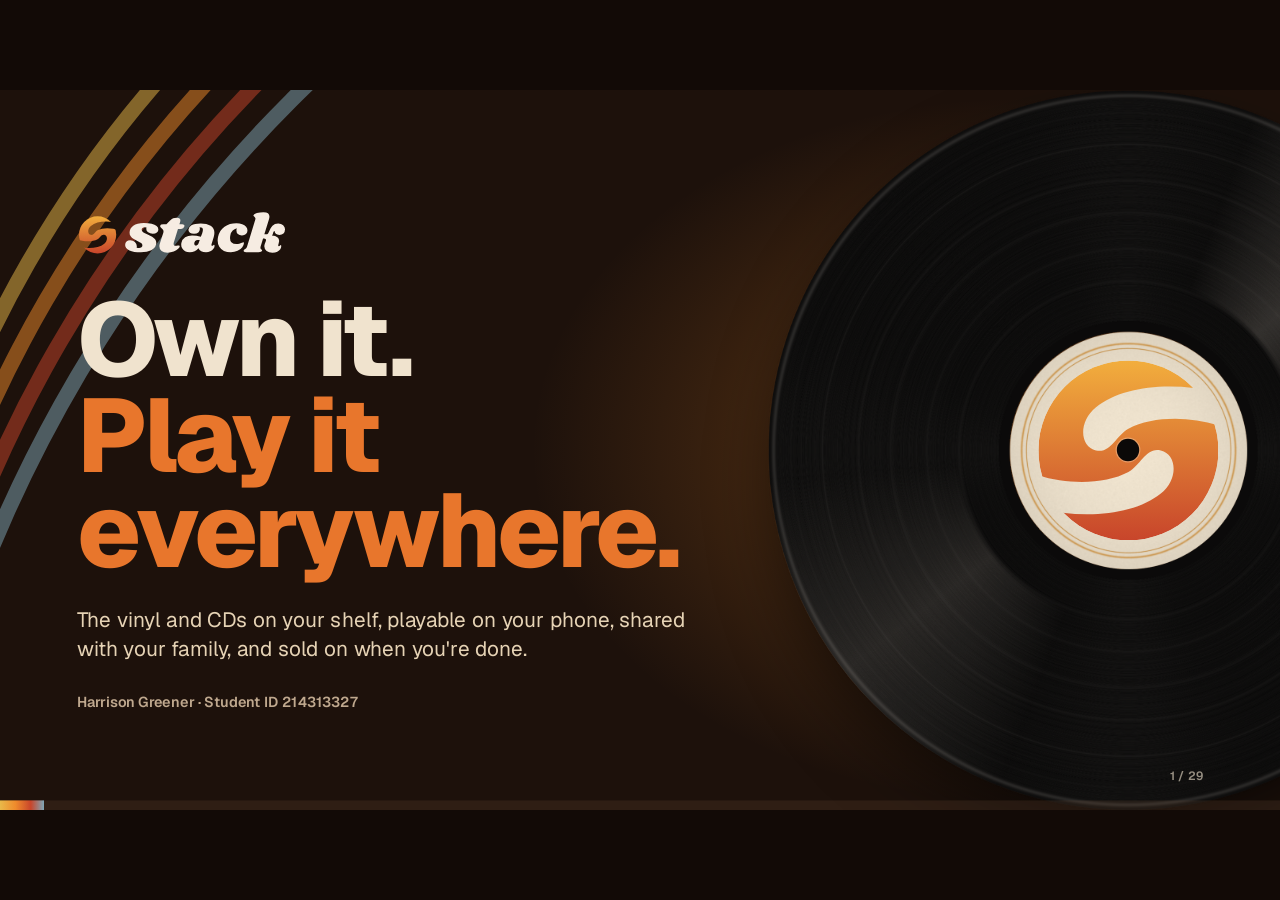
<file: deck.html>
<!doctype html><html lang="en"><head><meta charset="utf-8"><meta name="viewport" content="width=device-width,initial-scale=1"><title>Stack · Pitch deck</title><link rel="icon" href="assets/stack-monogram-sunset.svg"><style>@font-face{font-family:Geist;src:url(assets/fonts/Geist.ttf);font-weight:100 900}
:root{--gold:#F2AE3D;--orange:#EF8B2C;--red:#C8452B;--sky:#7FA7B7;--mustard:#E9B949;--cream:#F0E3CE;--paper:#F8EEDD;--esp:#3A2216;--cocoa:#8A6E5E;--night:#2A1A12;--z:1}
*{box-sizing:border-box}html,body{margin:0;background:#120a06;font-family:Geist,system-ui,sans-serif;-webkit-font-smoothing:antialiased}
.s{position:fixed;left:50%;top:50%;width:1600px;height:900px;margin:-450px 0 0 -800px;transform:scale(var(--z));overflow:hidden;display:none;background:var(--cream);color:var(--esp)}
.s.cur{display:block}
@media print{@page{size:1600px 900px;margin:0}html,body{background:none}.s{display:block!important;position:relative;left:0;top:0;margin:0;transform:none;break-after:page;page-break-after:always}*{-webkit-print-color-adjust:exact;print-color-adjust:exact}}
.s.dark{background:var(--night);color:var(--cream)}.s.paper{background:var(--paper)}
.in{position:absolute;inset:0}
footer{position:absolute;left:96px;right:96px;bottom:34px;display:flex;justify-content:space-between;align-items:center;font-size:15px;font-weight:600;opacity:.6;z-index:20}
.ft{display:flex;align-items:center;gap:10px}.ft img{width:20px}
.prog{position:absolute;left:0;right:0;bottom:0;height:12px;background:rgba(127,90,60,.18);z-index:21}
.prog i{display:block;height:100%;background:linear-gradient(90deg,#E9B949,#EF8B2C 35%,#C8452B 70%,#7FA7B7)}
.cp{position:absolute;left:96px;top:96px;width:760px;z-index:5}
.no{display:block;font-weight:700;font-size:20px;color:var(--red);margin-bottom:20px}.dark .no{color:var(--gold)}
h1,h2,h3{margin:0;font-weight:800;letter-spacing:-.035em;line-height:.98}
h2{font-size:72px}h2 em,h1 em,h3 em{font-style:normal;color:#E8762C}
.cp p{font-size:24px;line-height:1.45;opacity:.82;margin:26px 0 0}
.src{font-size:15px!important;opacity:.55!important}
.rec{position:relative;width:100%;height:100%;border-radius:50%;box-shadow:0 40px 80px -10px rgba(0,0,0,.55)}
.rec img{position:absolute;inset:0;width:100%;height:100%}.rec .lab{inset:33.5%;width:33%;height:33%}.rec .mono{inset:37.5%;width:25%;height:25%}
.rec .hole{position:absolute;left:48.4%;top:48.4%;width:3.2%;height:3.2%;border-radius:50%;background:#0b0908;box-shadow:0 0 0 1.5px rgba(255,240,220,.3)}
.rec .sheen{position:absolute;inset:0;border-radius:50%;background:conic-gradient(from 20deg,transparent 0deg,rgba(255,240,225,.16) 28deg,transparent 62deg,transparent 180deg,rgba(255,240,225,.12) 212deg,transparent 246deg);-webkit-mask:radial-gradient(circle,transparent 33%,#000 34%,#000 97%,transparent 98%);mask:radial-gradient(circle,transparent 33%,#000 34%,#000 97%,transparent 98%)}
.r160{width:200px;height:200px}
/* title */
.title{background:#1D110B!important}.arcs{position:absolute;inset:0;width:100%;height:100%;opacity:.5}
.glow{position:absolute;inset:0;background:radial-gradient(55% 70% at 80% 50%,rgba(239,139,44,.35),transparent 70%)}
.trec{position:absolute;right:-260px;top:50%;width:900px;height:900px;margin-top:-450px}
.tcopy{position:absolute;left:96px;top:50%;transform:translateY(-50%);width:900px;z-index:3}
.tcopy .lock{height:56px;margin-bottom:40px}.tcopy h1{font-size:130px;line-height:.92}.tcopy p{font-size:26px;color:#E6D3B5;max-width:30em;margin:34px 0 0;line-height:1.45}.tcopy p b{color:var(--gold)}
.by{display:block;margin-top:34px;color:#BFA88E;font-size:18px;font-weight:600}
.end .tcopy h1{font-size:130px}
/* problem / solution */
.prob{position:absolute;right:110px;top:50%;transform:translateY(-50%);display:flex;align-items:center;gap:40px}
.prob .it{display:flex;flex-direction:column;align-items:center;gap:18px;font-weight:700;font-size:20px}
.prob .gap{display:flex;align-items:center;gap:10px;width:200px}.prob .gap i{flex:1;height:6px;border-radius:3px;background:var(--cocoa);opacity:.45}.prob .gap b{width:54px;height:54px;border-radius:50%;background:var(--red);color:#fff;display:grid;place-items:center;font-size:28px}
.sol{position:absolute;right:110px;top:200px;display:flex;align-items:center;gap:22px}.sol .ln{width:90px;height:6px;border-radius:3px;background:linear-gradient(90deg,#F2AE3D,#C8452B)}
.pills{position:absolute;left:96px;right:96px;bottom:110px;display:grid;grid-template-columns:repeat(3,1fr);gap:22px}
.pills div{background:var(--paper);border-radius:22px;padding:26px 28px}.pills b{display:block;font-size:26px;margin-bottom:6px}.pills span{font-size:19px;color:var(--cocoa)}
/* puck */
.flow{position:absolute;left:96px;right:96px;top:430px;display:flex;align-items:center;justify-content:center;gap:10px}
.flow .tt svg{width:330px;height:auto;display:block}.flow .spk svg{width:260px;height:auto;display:block}
.flow .puck{width:300px;height:300px}.flow .dash{width:70px;height:4px;background:repeating-linear-gradient(90deg,#EF8B2C 0 10px,transparent 10px 18px)}
.callouts{position:absolute;right:96px;top:110px;display:flex;gap:40px}.callouts span{display:flex;flex-direction:column;font-size:16px;color:#BFA88E}.callouts b{font-size:20px;color:var(--cream)}
/* market */
.mega{font-size:160px!important;letter-spacing:-.05em;color:#E8762C;white-space:nowrap}
.cp h3{font-size:46px;margin-top:6px}
.mbars{position:absolute;right:96px;bottom:120px;width:620px;height:520px;display:flex;align-items:flex-end;gap:14px}.mbars i{flex:1;border-radius:10px 10px 0 0;background:linear-gradient(180deg,#F2AE3D,#C8452B)}
.facts{position:absolute;left:96px;bottom:110px;display:flex;gap:20px}.facts div{background:var(--cream);border-radius:20px;padding:22px 26px}.facts b{display:block;font-size:40px}.facts span{font-size:18px;color:var(--cocoa)}
/* loop */
.loop{position:absolute;right:120px;top:50%;width:640px;height:640px;margin-top:-340px}.loop svg{position:absolute;inset:0}
.loop .core{position:absolute;left:50%;top:50%;width:200px;height:200px;margin:-100px}
.nd{position:absolute;width:190px;height:190px;margin:-95px;border-radius:50%;background:var(--paper);box-shadow:0 14px 30px rgba(58,34,22,.15);display:flex;flex-direction:column;align-items:center;justify-content:center;text-align:center}
.nd b{font-size:22px}.nd span{font-size:15px;color:var(--cocoa);margin-top:4px}.nd.on{background:linear-gradient(170deg,#EF8B2C,#C8452B);color:#fff}.nd.on span{color:#FFEBD6}
.also{font-size:17px!important;font-weight:700}.also span{display:inline-block;padding:7px 14px;margin:6px 6px 0 0;border-radius:999px;background:rgba(58,34,22,.08)}
/* pricing */
.plans{position:absolute;left:96px;right:96px;top:400px;display:grid;grid-template-columns:repeat(3,1fr);gap:24px}
.pl{background:#3a2418;border-radius:26px;padding:30px;display:flex;flex-direction:column;gap:6px}.pl small{color:#BFA88E;font-size:17px;font-weight:600}.pl h5{margin:0;font-size:28px}
.pl b{font-size:64px;font-weight:800;letter-spacing:-.03em}.pl b i{font-style:normal;font-size:22px;opacity:.7}.pl span{font-size:18px;color:#E6D3B5}
.pl.best{background:linear-gradient(170deg,#EF8B2C,#C8452B)}.pl.best small,.pl.best span{color:#FFF0DC}
.pl.wide{grid-column:1/-1;flex-direction:row;justify-content:space-between;background:rgba(240,227,206,.07);padding:22px 30px}.pl.wide b{font-size:20px;color:var(--gold);margin-right:8px}.pl.wide span{font-size:18px}
/* phones */
.phones{position:absolute;left:60px;right:60px;top:310px;display:flex;justify-content:center;gap:30px}
.phones figure{margin:0;width:250px;transform:rotate(var(--r))}.phones img{width:100%;filter:drop-shadow(0 24px 30px rgba(0,0,0,.5))}.phones figcaption{margin-top:12px;text-align:center;font-weight:700;font-size:18px;color:#E9CFA8}
/* quotes */
.quotes{position:absolute;left:96px;right:96px;top:330px;display:grid;grid-template-columns:repeat(3,1fr);gap:26px}
blockquote{margin:0;background:#FFF8EC;border-radius:26px;padding:40px 34px;position:relative}blockquote:before{content:"“";position:absolute;top:-14px;left:26px;font-family:Shrikhand,serif;font-size:96px;color:var(--orange);line-height:1}
blockquote p{font-size:26px;line-height:1.35;font-weight:700;margin:20px 0 20px}cite{font-style:normal;font-weight:700;color:var(--red);font-size:18px}
/* competitors */
.grid{position:absolute;left:180px;right:180px;top:340px;height:420px}.grid svg{position:absolute;inset:0;width:100%;height:100%}
.ax{position:absolute;transform:translateX(-50%);font-weight:700;font-size:17px;color:var(--cocoa)}.ax[style*="left:2%"],.ax[style*="right:2%"]{transform:translateY(-100%)}
.cd{position:absolute;transform:translate(-50%,-50%);display:flex;align-items:center;gap:12px;font-weight:800;font-size:24px;white-space:nowrap}
.cd img{width:52px;height:52px;object-fit:contain}.cd small{position:absolute;left:64px;top:100%;font-weight:500;font-size:15px;color:var(--cocoa);white-space:normal;width:15em}
.cd.us{font-size:34px}.cd.us img{width:72px;height:72px;box-shadow:0 0 0 10px rgba(239,139,44,.25);border-radius:50%}.cd.us small{left:84px}
/* launch */
.stages{position:absolute;right:96px;top:96px;width:780px;display:grid;grid-template-columns:repeat(3,1fr);gap:18px;z-index:5}
.stg{background:#FFF8EC;border-radius:22px;padding:22px;box-shadow:0 12px 28px rgba(58,34,22,.12)}.stg small{font-weight:700;color:var(--red);font-size:15px}.stg h5{margin:2px 0 12px;font-size:22px}
.stg .u{font-weight:800;font-size:42px;letter-spacing:-.02em}.stg .ul{font-size:15px;color:var(--cocoa);margin-bottom:12px}.stg ul{margin:0;padding:0;list-style:none;font-size:15px;color:var(--cocoa)}.stg li{margin:4px 0}.stg li b{color:var(--esp)}
.sky{position:absolute;left:0;right:0;bottom:12px;height:380px}.sky svg{position:absolute;inset:0;width:100%;height:100%}
.launch footer{color:#F0E3CE;opacity:.8}
/* marketing */
.mk{background:var(--paper)}.half{position:absolute;top:300px;bottom:12px;width:50%;overflow:hidden}.phys{left:0;background:#C99A62 repeating-linear-gradient(90deg,rgba(0,0,0,.035) 0 2px,transparent 2px 90px)}
.dig{right:0;background:#2A1A12;color:var(--cream)}.dig:before{content:"";position:absolute;inset:0;background-image:radial-gradient(rgba(240,227,206,.08) 1.5px,transparent 1.5px);background-size:22px 22px}
.stk{position:absolute;filter:drop-shadow(0 4px 6px rgba(0,0,0,.28))}
.emo{position:absolute;display:flex;align-items:center;gap:8px;transform:translate(-50%,-50%)}.emo img{image-rendering:pixelated}.emo span{background:#EF8B2C;color:#fff;font-family:monospace;font-weight:700;font-size:15px;padding:9px 12px;box-shadow:0 0 0 3px #FFECC8,5px 5px 0 3px rgba(0,0,0,.4)}
.card{position:absolute;right:46px;top:60px;width:380px;padding:26px 28px;border-radius:22px;z-index:3}.phys .card{background:#FFF8EC;color:var(--esp);transform:rotate(-1.4deg);box-shadow:0 12px 30px rgba(58,34,22,.25)}
.dig .card{left:auto;right:46px;background:rgba(29,17,11,.9);border:1px solid rgba(240,227,206,.12)}
.card small{font-weight:700;color:var(--red);font-size:16px}.dig .card small{color:var(--gold)}.card h4{margin:2px 0 12px;font-size:32px}.card ul{margin:0;padding-left:20px;font-size:18px;line-height:1.5}
.mkh{position:absolute;left:96px;top:70px}.mkh h2{font-size:68px}
.mk footer{color:var(--cream);opacity:.85}
/* forecast */
.legend{display:flex;gap:22px;margin-top:40px;font-weight:700;font-size:18px}.legend span{display:flex;align-items:center;gap:8px}.legend i{width:16px;height:16px;border-radius:4px}
.chart{position:absolute;left:96px;bottom:120px;width:620px;height:360px;display:flex;align-items:flex-end;gap:40px;border-bottom:3px solid rgba(58,34,22,.2)}
.col{flex:1;height:100%;display:flex;flex-direction:column;justify-content:flex-end;align-items:center;position:relative}.col b{font-size:30px;margin-bottom:10px}
.stack{width:100%;display:flex;flex-direction:column-reverse;border-radius:14px 14px 0 0;overflow:hidden;min-height:8px}.stack i{display:block}
.col label{position:absolute;bottom:-38px;font-weight:700;font-size:18px;color:var(--cocoa)}
.tbl{position:absolute;right:96px;top:150px;width:720px}
.nt{width:100%;border-collapse:collapse;font-size:21px}.nt th,.nt td{padding:15px 10px;border-bottom:1px solid rgba(58,34,22,.14);text-align:right}.nt th:first-child,.nt td:first-child{text-align:left}.nt th{font-size:16px;color:var(--cocoa)}.nt .tot td{font-weight:800;font-size:25px;border:0}
.tbl .src{margin-top:16px}
.sums{position:absolute;right:96px;top:96px;width:800px;display:flex;flex-direction:column;gap:16px}
.sums div{position:relative;background:var(--paper);border-radius:20px;padding:22px 170px 22px 54px}.sums i{position:absolute;left:24px;top:28px;width:16px;height:16px;border-radius:4px}
.sums b{font-size:22px}.sums p{margin:6px 0 0;font-size:17px;color:var(--cocoa);line-height:1.45}.sums em{position:absolute;right:28px;top:50%;transform:translateY(-50%);font-style:normal;font-weight:800;font-size:36px}
.sums .tot{background:linear-gradient(90deg,#EF8B2C,#C8452B);color:#fff;padding-left:28px}.sums .tot p{color:#FFEBD6}
/* risks */
.risks{position:absolute;left:96px;right:96px;top:360px;display:grid;grid-template-columns:repeat(3,1fr);gap:24px}
.rk{border-radius:26px;overflow:hidden}.rk>div{padding:26px 28px}.rk .f{background:#3a2418}.rk .b{background:linear-gradient(160deg,#EF8B2C,#C8452B);color:#fff}
.rk small{font-weight:700;font-size:15px;color:var(--gold)}.rk .b small{color:#FFE7C2}.rk b{display:block;font-size:26px;margin:4px 0 8px}.rk p{margin:0;font-size:18px;line-height:1.45;opacity:.9}
.prob,.sol{right:96px}.sol{top:auto;bottom:330px}
.s:not(.title) .cp h2{max-width:760px}
.launch .cp{width:620px}.launch .cp h2{font-size:62px}
.loop{right:96px}.cp p{max-width:640px}
.tcopy{top:150px!important;transform:none!important}.tcopy h1 span,.tcopy h1 em{display:block;white-space:nowrap}
.end .tcopy{top:200px!important}
.wide .cp{width:1300px}.wide .cp h2{max-width:none!important}.wide .grid{top:380px}
.phones{top:290px}
.flow .puck{width:340px;height:340px}

/* iteration */
.bml{position:absolute;right:96px;top:150px;display:flex;align-items:center;gap:14px;font-weight:700;font-size:20px}
.bml span{padding:10px 20px;border-radius:99px;background:#3a2418;color:var(--cream)}.bml span.on{background:linear-gradient(90deg,#EF8B2C,#C8452B);color:#fff}.bml i{font-style:normal;color:var(--gold)}
.chg{top:340px}.chg .f p{font-size:21px;color:var(--cream)}.chg .rk{display:flex;flex-direction:column}.chg .f{height:140px}.chg .b{flex:1;min-height:200px;position:relative;padding-bottom:56px}
.dt{position:absolute;left:28px;bottom:22px;font-size:15px;font-weight:700;color:#FFE7C2}
/* lean canvas */
.lean h2{font-size:64px}.lean .cp{width:1300px}
.lc{position:absolute;left:96px;right:96px;top:230px;bottom:96px;display:grid;grid-template-columns:repeat(10,1fr);grid-template-rows:1fr 1fr .9fr;gap:12px}
.lc>div{background:var(--paper);border-radius:18px;padding:16px 20px;overflow:hidden}
.lc small{display:block;font-weight:700;font-size:17px;color:var(--red);margin-bottom:6px}
.lc ul{margin:0;padding-left:20px;font-size:18px;line-height:1.4;color:var(--esp)}.lc li{margin:0 0 4px}
.lc .pr{grid-column:1/3;grid-row:1/3}.lc .so{grid-column:3/5;grid-row:1}.lc .km{grid-column:3/5;grid-row:2}.lc .uv{grid-column:5/7;grid-row:1/3;background:linear-gradient(160deg,#EF8B2C,#C8452B);color:#fff}
.lc .uv small{color:#FFE7C2}.lc .uv ul{color:#fff;list-style:none;padding:0;font-size:21px}.lc .uv b{font-size:28px;display:block;margin-bottom:8px}
.lc .ua{grid-column:7/9;grid-row:1}.lc .ch{grid-column:7/9;grid-row:2}.lc .cs{grid-column:9/11;grid-row:1/3}.lc .co{grid-column:1/6;grid-row:3}.lc .re{grid-column:6/11;grid-row:3}
.lc .co ul,.lc .re ul{columns:2;column-gap:28px}
.lsrc{position:absolute;right:96px;top:150px;margin:0;font-size:15px;opacity:.55;font-weight:600}
/* capability */
.cap{position:absolute;left:96px;right:96px;top:450px;display:grid;grid-template-columns:repeat(4,1fr);gap:22px}
.cap div{background:#3a2418;border-radius:24px;padding:26px 26px 30px;border-top:6px solid var(--orange)}
.cap b{display:block;font-size:26px;margin-bottom:10px}.cap p{margin:0;font-size:18px;line-height:1.45;opacity:.85}
/* references */
.refs{position:absolute;left:96px;right:96px;top:250px;margin:0;padding:0;list-style:none;display:flex;flex-direction:column;gap:18px}
.refs li{font-size:19px;line-height:1.5;padding-left:2em;text-indent:-2em;word-break:break-word}
.ack{position:absolute;left:96px;bottom:90px;margin:0;font-size:16px;opacity:.6}

/* before and after */
.ba{position:absolute;right:96px;top:70px;bottom:70px;display:flex;align-items:center;gap:40px}
.ba figure{margin:0;height:100%;display:flex;flex-direction:column;align-items:center}
.ba img{height:calc(100% - 64px);filter:drop-shadow(0 30px 40px rgba(58,34,22,.3))}
.ba figcaption{margin-top:14px;text-align:center;font-size:17px;color:var(--cocoa)}.ba figcaption b{display:block;font-size:22px;color:var(--esp)}
.ba .arr{font-size:56px;font-weight:800;color:var(--orange);margin-bottom:64px}

.chh{margin:34px 0 12px;font-size:18px;font-weight:700;color:var(--red)}
.chl{list-style:none;margin:0;padding:0;width:600px}
.chl li{display:flex;align-items:baseline;gap:8px;font-size:20px;padding:11px 0;border-top:1px solid rgba(58,34,22,.14);color:var(--cocoa)}
.chl li b{color:var(--esp)}.chl li span{margin-left:auto;font-size:15px;font-weight:700;color:var(--orange)}

.chg{grid-template-columns:repeat(4,1fr)!important}.chg .f p{font-size:19px}.chg .b b{font-size:23px}.chg .b p{font-size:17px}
/* puck economics */
.pe{position:absolute;right:96px;top:110px;width:640px;display:flex;flex-direction:column;gap:18px}
.bom{background:#3a2418;border-radius:24px;padding:24px 28px}.bom small,.pm small{display:block;font-weight:700;font-size:15px;color:var(--gold);margin-bottom:8px}
.bom div{display:flex;justify-content:space-between;font-size:19px;padding:9px 0;border-bottom:1px solid rgba(240,227,206,.12)}.bom div b{font-weight:700}
.bom .t{border:0;padding-top:14px;font-size:24px}.bom .t b{color:var(--gold)}
.pm{display:grid;grid-template-columns:1fr 1fr 1.3fr;gap:14px}.pm div{background:linear-gradient(160deg,#EF8B2C,#C8452B);border-radius:22px;padding:20px 22px;color:#fff}
.pm small{color:#FFE7C2}.pm b{display:block;font-size:38px;font-weight:800;letter-spacing:-.02em}.pm span{display:block;font-size:15px;line-height:1.35;margin-top:6px;opacity:.9}
/* first 90 days */
.nn{position:absolute;left:96px;right:96px;top:340px;display:grid;grid-template-columns:repeat(3,1fr);gap:24px}
.nn>div{background:var(--paper);border-radius:24px;padding:28px 30px;border-top:6px solid var(--orange)}
.nn small{font-weight:700;font-size:16px;color:var(--red)}.nn h5{margin:6px 0 14px;font-size:28px;letter-spacing:-.02em}
.nn ul{margin:0;padding-left:20px;font-size:18px;line-height:1.45;color:var(--cocoa)}.nn li{margin-bottom:8px}.nn li:last-child{color:var(--esp);font-weight:700;list-style:none;margin-left:-20px;margin-top:14px}
/* ask */
.ms{margin-top:40px;background:var(--esp);color:var(--cream);border-radius:22px;padding:22px 26px;width:640px}.ms small{display:block;font-weight:700;font-size:15px;color:var(--gold);margin-bottom:6px}.ms b{font-size:22px;line-height:1.35}
.uf{top:110px;width:720px}.uf div{padding-top:16px;padding-bottom:16px}.uf em{font-size:30px}
.refs{top:220px;gap:10px}.refs li{font-size:16px;line-height:1.4}.ack{bottom:80px}
.pe .cp{width:700px}
.refs{top:250px}

/* who tested */
.tsum{position:absolute;right:96px;top:110px;display:flex;gap:14px}.tsum div{background:var(--esp);color:var(--cream);border-radius:20px;padding:16px 24px;min-width:150px}.tsum b{display:block;font-size:44px;font-weight:800;color:var(--gold);line-height:1}.tsum span{font-size:15px;font-weight:600}
table.tt{position:absolute;left:96px;right:96px;top:300px;border-collapse:separate;border-spacing:0;font-size:16px;line-height:1.35;background:var(--paper);border-radius:20px;overflow:hidden}
table.tt th{text-align:left;font-size:14px;color:var(--red);padding:14px 16px 8px;font-weight:700}table.tt td{padding:10px 16px;border-top:1px solid rgba(58,34,22,.1);vertical-align:top;color:var(--cocoa)}
table.tt td:first-child{font-weight:700;color:var(--esp);white-space:nowrap}table.tt td:last-child{color:var(--esp);font-weight:600}
.tnote{position:absolute;left:96px;bottom:76px;margin:0;font-size:15px;opacity:.6}
/* founder testing */
.ft2{position:absolute;left:96px;right:96px;top:420px;display:grid;grid-template-columns:repeat(3,1fr);gap:18px}
.ft2 div{background:#3a2418;border-radius:22px;padding:20px 24px;border-left:6px solid var(--orange)}.ft2 small{font-weight:700;font-size:15px;color:var(--gold)}.ft2 p{margin:6px 0 8px;font-size:17px;opacity:.75;line-height:1.35}.ft2 b{font-size:20px;line-height:1.3;display:block}
/* market evidence */
.mb{position:absolute;left:96px;right:96px;top:400px;display:grid;grid-template-columns:repeat(4,1fr);gap:18px}
.mb div{border-radius:22px;padding:22px 24px;display:flex;flex-direction:column}.mb .y{background:var(--esp);color:var(--cream)}.mb .n{background:linear-gradient(160deg,#EF8B2C,#C8452B);color:#fff}
.mb small{font-weight:700;font-size:15px;color:var(--gold)}.mb .n small{color:#FFE7C2}.mb b{font-size:20px;line-height:1.3;margin:8px 0 10px}.mb p{margin:0 0 14px;font-size:16px;line-height:1.4;opacity:.85}.mb span{margin-top:auto;font-size:14px;font-weight:700;opacity:.7}
.refs li{font-size:14px;line-height:1.35}.refs{gap:7px;top:240px}

/* finance */
.yrs{display:flex;gap:12px;margin-top:28px}.yrs div{background:var(--esp);color:var(--cream);border-radius:18px;padding:14px 20px;min-width:150px}.yrs small{font-size:14px;font-weight:700;color:var(--gold)}.yrs b{display:block;font-size:30px;font-weight:800}
.fin{position:absolute;right:96px;top:96px;width:760px;display:grid;grid-template-columns:1fr 1fr;gap:14px}
.fin>div{background:var(--paper);border-radius:20px;padding:18px 22px}.fin small{display:block;font-weight:700;font-size:14px;color:var(--red);margin-bottom:6px}
.fin .cost{grid-column:1/3}.cost div{display:flex;justify-content:space-between;align-items:center;padding:7px 0;border-bottom:1px solid rgba(58,34,22,.1);font-size:14px;color:var(--cocoa)}.cost div b{display:block;font-size:17px;color:var(--esp)}.cost em,.sc em{font-style:normal;font-weight:800;font-size:22px;color:var(--esp)}.cost .t{border:0}.cost .t em{color:var(--red)}
.cf table{width:100%;border-collapse:collapse;font-size:16px}.cf th{text-align:left;font-size:13px;color:var(--cocoa);font-weight:600}.cf td{padding:4px 0;border-top:1px solid rgba(58,34,22,.1)}.cf td:last-child{font-weight:700}
.sc div{display:flex;justify-content:space-between;align-items:center;gap:10px;padding:8px 0;border-top:1px solid rgba(58,34,22,.1);font-size:15px;color:var(--cocoa)}
/* legal */
.lg{position:absolute;left:96px;right:96px;top:330px;display:grid;grid-template-columns:repeat(3,1fr);gap:18px}
.lg div{background:#3a2418;border-radius:22px;padding:22px 26px;border-top:5px solid var(--orange)}.lg b{font-size:22px;display:block;margin-bottom:8px}.lg p{margin:0;font-size:17px;line-height:1.45;opacity:.85}
.uf{top:80px}.uf div{padding-top:12px;padding-bottom:12px}
.refs{top:215px;gap:4px}.refs li{font-size:12.5px;line-height:1.32}.ack{bottom:70px;font-size:14px}
.refs{top:255px;gap:9px}.refs li{font-size:15px;line-height:1.38}
.refs{top:240px;gap:6px}.refs li{font-size:14px;line-height:1.35}
.lc small.sub{margin:10px 0 4px;color:var(--orange)}.lc .uv small.sub{color:#FFE7C2}.lc ul{font-size:16.5px}.lc .co ul,.lc .re ul{columns:1}

.pshot{display:block;width:460px;margin-top:28px;border-radius:22px;box-shadow:0 24px 50px -18px rgba(0,0,0,.6)}
</style></head><body><section class="s dark title"><div class="in"><svg class="arcs" viewBox="0 0 1000 1000" preserveAspectRatio="xMidYMid slice"><g fill="none" stroke-width="12"><path d="M-60 1060 A 900 900 0 0 1 1060 -60" stroke="#E9B949"/><path d="M-60 1120 A 960 960 0 0 1 1120 -60" stroke="#EF8B2C"/><path d="M-60 1180 A 1020 1020 0 0 1 1180 -60" stroke="#C8452B"/><path d="M-60 1240 A 1080 1080 0 0 1 1240 -60" stroke="#7FA7B7"/></g></svg>
<div class="glow"></div><div class="trec"><div class="rec"><img src="assets/vinyl.png"><img class="lab" src="assets/label.png"><img class="mono" src="assets/stack-monogram-sunset.svg"><i class="hole"></i><div class="sheen"></div></div></div>
<div class="tcopy"><img class="lock" src="assets/stack-lockup-cream.svg"><h1><span>Own it.</span><em>Play it</em><em>everywhere.</em></h1><p>The vinyl and CDs on your shelf, playable on your phone, shared with your family, and sold on when you're done.</p><span class="by">Harrison Greener · Student ID 214313327</span></div></div><footer><span class="ft"></span><span class="pn">1 / 29</span></footer><div class="prog"><i style="width:3.45%"></i></div></section><section class="s cream"><div class="in"><div class="cp"><span class="no">01 The problem</span><h2>You own the record.<br><em>You still pay to hear it.</em></h2><p>Records and phones don't talk to each other. Own <i>The Dark Side of the Moon</i> on vinyl, and you still pay a streaming service to hear it on the bus.</p></div>
<div class="prob"><div class="it"><div class="r160"><div class="rec"><img src="assets/vinyl.png"><img class="lab" src="assets/label.png"><img class="mono" src="assets/stack-monogram-sunset.svg"><i class="hole"></i><div class="sheen"></div></div></div><span>Your records</span></div><div class="gap"><i></i><b>×</b><i></i></div><div class="it"><svg width="120" height="230" viewBox="0 0 60 120"><rect width="60" height="120" rx="12" fill="#1d110b"/><rect x="5" y="10" width="50" height="94" rx="4" fill="#F8EEDD"/><path d="M24 48l14 9-14 9z" fill="#C8452B"/></svg><span>Your phone</span></div></div></div><footer><span class="ft"><img src="assets/stack-monogram-sunset.svg">The problem</span><span class="pn">2 / 29</span></footer><div class="prog"><i style="width:6.90%"></i></div></section><section class="s cream"><div class="in"><div class="cp"><span class="no">02 The solution</span><h2>Owning the record<br><em>unlocks it everywhere.</em></h2><p>Add a record once by barcode, Discogs or the Puck, and it plays on every device, for your whole family.</p></div>
<div class="sol"><div class="r160"><div class="rec"><img src="assets/vinyl.png"><img class="lab" src="assets/label.png"><img class="mono" src="assets/stack-monogram-sunset.svg"><i class="hole"></i><div class="sheen"></div></div></div><i class="ln"></i><img src="assets/stack-monogram-sunset.svg" width="120"><i class="ln"></i><svg width="110" height="210" viewBox="0 0 60 120"><rect width="60" height="120" rx="12" fill="#1d110b"/><rect x="5" y="10" width="50" height="94" rx="4" fill="#F8EEDD"/><path d="M24 48l14 9-14 9z" fill="#2FA37A"/></svg></div>
<div class="pills"><div><b>Your collection</b><span>Browse covers, a crate or a list</span></div><div><b>Play anywhere</b><span>Every record you own, in lossless</span></div><div><b>Share it</b><span>Family, friends and the Marketplace</span></div></div></div><footer><span class="ft"><img src="assets/stack-monogram-sunset.svg">The solution</span><span class="pn">3 / 29</span></footer><div class="prog"><i style="width:10.34%"></i></div></section><section class="s dark"><div class="in"><div class="cp"><span class="no">03 The Puck</span><h2>A spin becomes<br><em>your own copy.</em></h2><p>The Puck sits between your turntable and speakers. Sound passes straight through while it records your copy in hi-res, crackle and all, and logs every play.</p></div>
<div class="flow"><div class="tt"><svg viewBox="0 0 160 120"><defs>
 <linearGradient id="ttw" x1="0" y1="0" x2="0" y2="1"><stop offset="0" stop-color="#6b4228"/><stop offset=".5" stop-color="#53321e"/><stop offset="1" stop-color="#3d2515"/></linearGradient>
 <linearGradient id="ttm" x1="0" x2="1"><stop offset="0" stop-color="#8f8a84"/><stop offset=".45" stop-color="#f1ede6"/><stop offset="1" stop-color="#9d978f"/></linearGradient>
 <radialGradient id="ttp" cx=".4" cy=".35" r=".7"><stop offset="0" stop-color="#d9d4cc"/><stop offset="1" stop-color="#7d7871"/></radialGradient></defs>
 <rect x="1" y="3" width="158" height="116" rx="12" fill="#1d110b" opacity=".45"/>
 <rect width="158" height="114" rx="12" fill="url(#ttw)"/><rect x="1.5" y="1.5" width="155" height="111" rx="11" fill="none" stroke="rgba(255,230,200,.18)"/>
 <g stroke="rgba(0,0,0,.12)" stroke-width=".6"><path d="M8 20Q80 16 152 22M6 48Q80 44 154 50M8 78Q80 74 152 80M10 100Q80 96 150 102"/></g>
 <circle cx="66" cy="60" r="50" fill="url(#ttp)"/><circle cx="66" cy="60" r="48.5" fill="#26221f"/>
 <g fill="#bdb6ad"><rect x="65.2" y="10.4" width="1.6" height="2.2" transform="rotate(0.0 66 60)"/><rect x="65.2" y="10.4" width="1.6" height="2.2" transform="rotate(7.5 66 60)"/><rect x="65.2" y="10.4" width="1.6" height="2.2" transform="rotate(15.0 66 60)"/><rect x="65.2" y="10.4" width="1.6" height="2.2" transform="rotate(22.5 66 60)"/><rect x="65.2" y="10.4" width="1.6" height="2.2" transform="rotate(30.0 66 60)"/><rect x="65.2" y="10.4" width="1.6" height="2.2" transform="rotate(37.5 66 60)"/><rect x="65.2" y="10.4" width="1.6" height="2.2" transform="rotate(45.0 66 60)"/><rect x="65.2" y="10.4" width="1.6" height="2.2" transform="rotate(52.5 66 60)"/><rect x="65.2" y="10.4" width="1.6" height="2.2" transform="rotate(60.0 66 60)"/><rect x="65.2" y="10.4" width="1.6" height="2.2" transform="rotate(67.5 66 60)"/><rect x="65.2" y="10.4" width="1.6" height="2.2" transform="rotate(75.0 66 60)"/><rect x="65.2" y="10.4" width="1.6" height="2.2" transform="rotate(82.5 66 60)"/><rect x="65.2" y="10.4" width="1.6" height="2.2" transform="rotate(90.0 66 60)"/><rect x="65.2" y="10.4" width="1.6" height="2.2" transform="rotate(97.5 66 60)"/><rect x="65.2" y="10.4" width="1.6" height="2.2" transform="rotate(105.0 66 60)"/><rect x="65.2" y="10.4" width="1.6" height="2.2" transform="rotate(112.5 66 60)"/><rect x="65.2" y="10.4" width="1.6" height="2.2" transform="rotate(120.0 66 60)"/><rect x="65.2" y="10.4" width="1.6" height="2.2" transform="rotate(127.5 66 60)"/><rect x="65.2" y="10.4" width="1.6" height="2.2" transform="rotate(135.0 66 60)"/><rect x="65.2" y="10.4" width="1.6" height="2.2" transform="rotate(142.5 66 60)"/><rect x="65.2" y="10.4" width="1.6" height="2.2" transform="rotate(150.0 66 60)"/><rect x="65.2" y="10.4" width="1.6" height="2.2" transform="rotate(157.5 66 60)"/><rect x="65.2" y="10.4" width="1.6" height="2.2" transform="rotate(165.0 66 60)"/><rect x="65.2" y="10.4" width="1.6" height="2.2" transform="rotate(172.5 66 60)"/><rect x="65.2" y="10.4" width="1.6" height="2.2" transform="rotate(180.0 66 60)"/><rect x="65.2" y="10.4" width="1.6" height="2.2" transform="rotate(187.5 66 60)"/><rect x="65.2" y="10.4" width="1.6" height="2.2" transform="rotate(195.0 66 60)"/><rect x="65.2" y="10.4" width="1.6" height="2.2" transform="rotate(202.5 66 60)"/><rect x="65.2" y="10.4" width="1.6" height="2.2" transform="rotate(210.0 66 60)"/><rect x="65.2" y="10.4" width="1.6" height="2.2" transform="rotate(217.5 66 60)"/><rect x="65.2" y="10.4" width="1.6" height="2.2" transform="rotate(225.0 66 60)"/><rect x="65.2" y="10.4" width="1.6" height="2.2" transform="rotate(232.5 66 60)"/><rect x="65.2" y="10.4" width="1.6" height="2.2" transform="rotate(240.0 66 60)"/><rect x="65.2" y="10.4" width="1.6" height="2.2" transform="rotate(247.5 66 60)"/><rect x="65.2" y="10.4" width="1.6" height="2.2" transform="rotate(255.0 66 60)"/><rect x="65.2" y="10.4" width="1.6" height="2.2" transform="rotate(262.5 66 60)"/><rect x="65.2" y="10.4" width="1.6" height="2.2" transform="rotate(270.0 66 60)"/><rect x="65.2" y="10.4" width="1.6" height="2.2" transform="rotate(277.5 66 60)"/><rect x="65.2" y="10.4" width="1.6" height="2.2" transform="rotate(285.0 66 60)"/><rect x="65.2" y="10.4" width="1.6" height="2.2" transform="rotate(292.5 66 60)"/><rect x="65.2" y="10.4" width="1.6" height="2.2" transform="rotate(300.0 66 60)"/><rect x="65.2" y="10.4" width="1.6" height="2.2" transform="rotate(307.5 66 60)"/><rect x="65.2" y="10.4" width="1.6" height="2.2" transform="rotate(315.0 66 60)"/><rect x="65.2" y="10.4" width="1.6" height="2.2" transform="rotate(322.5 66 60)"/><rect x="65.2" y="10.4" width="1.6" height="2.2" transform="rotate(330.0 66 60)"/><rect x="65.2" y="10.4" width="1.6" height="2.2" transform="rotate(337.5 66 60)"/><rect x="65.2" y="10.4" width="1.6" height="2.2" transform="rotate(345.0 66 60)"/><rect x="65.2" y="10.4" width="1.6" height="2.2" transform="rotate(352.5 66 60)"/></g>
 <g class="ttrec"><circle cx="66" cy="60" r="46" fill="#111"/><circle cx="66" cy="60" r="42" fill="none" stroke="#2b2622" stroke-width=".6"/><circle cx="66" cy="60" r="38" fill="none" stroke="#2b2622" stroke-width=".6"/><circle cx="66" cy="60" r="34" fill="none" stroke="#2b2622" stroke-width=".6"/><circle cx="66" cy="60" r="30" fill="none" stroke="#2b2622" stroke-width=".6"/><circle cx="66" cy="60" r="26" fill="none" stroke="#2b2622" stroke-width=".6"/><circle cx="66" cy="60" r="22" fill="none" stroke="#2b2622" stroke-width=".6"/><path d="M30 40 A40 40 0 0 1 66 18" stroke="rgba(255,240,220,.1)" stroke-width="6" fill="none"/><circle cx="66" cy="60" r="15" fill="#F0E3CE"/><image href="assets/stack-monogram-sunset.svg" x="55" y="49" width="22" height="22"/><circle cx="66" cy="60" r="1.6" fill="#ccc"/></g>
 <g transform="translate(134 20)"><circle r="12" fill="#2a2420"/><circle r="9" fill="url(#ttm)"/><circle r="3" fill="#2a2420"/><rect x="-5" y="-21" width="10" height="11" rx="2" fill="url(#ttm)"/></g>
 <path d="M134 22 L132 66 Q131 80 112 90" stroke="url(#ttm)" stroke-width="3.2" fill="none" stroke-linecap="round"/>
 <g transform="translate(108 92) rotate(28)"><rect x="-6" y="-4" width="13" height="8" rx="1.5" fill="#1c1916"/><rect x="5" y="-1" width="4" height="2" fill="#c9c2b8"/></g>
 <rect x="144" y="62" width="4" height="30" rx="2" fill="#2a1a10"/><circle cx="146" cy="70" r="3.2" fill="url(#ttm)"/>
 <circle cx="16" cy="102" r="5" fill="#2a1a10"/><circle cx="16" cy="102" r="3.4" fill="url(#ttm)"/><circle cx="30" cy="102" r="2" fill="#46D27B"/>
</svg></div><i class="dash"></i><img class="puck" src="assets/puck-render.png"><i class="dash"></i><div class="spk"><svg viewBox="0 0 120 110"><defs>
 <linearGradient id="swa" x1="0" y1="0" x2="0" y2="1"><stop offset="0" stop-color="#6b4228"/><stop offset=".5" stop-color="#53321e"/><stop offset="1" stop-color="#3d2515"/></linearGradient>
 <linearGradient id="swb" x1="0" y1="0" x2="0" y2="1"><stop offset="0" stop-color="#6b4228"/><stop offset=".5" stop-color="#53321e"/><stop offset="1" stop-color="#3d2515"/></linearGradient>
 <pattern id="grill" width="2.4" height="2.4" patternUnits="userSpaceOnUse"><circle cx="1.2" cy="1.2" r=".45" fill="#000"/></pattern>
 <radialGradient id="ring" cx=".4" cy=".35" r=".75"><stop offset="0" stop-color="#e9e5de"/><stop offset=".6" stop-color="#9b9790"/><stop offset="1" stop-color="#5d5852"/></radialGradient>
 <radialGradient id="cone" cx=".42" cy=".38" r=".7"><stop offset="0" stop-color="#3a332f"/><stop offset=".7" stop-color="#1a1615"/><stop offset="1" stop-color="#0d0b0a"/></radialGradient>
 <radialGradient id="dome" cx=".38" cy=".32" r=".7"><stop offset="0" stop-color="#d8d3cb"/><stop offset=".5" stop-color="#6f6a64"/><stop offset="1" stop-color="#2a2622"/></radialGradient></defs>
<g transform="translate(0 0)">
 <rect x="1" y="3" width="54" height="108" rx="7" fill="#1d110b" opacity=".45"/>
 <rect width="54" height="106" rx="7" fill="url(#swa)"/><rect x="1.2" y="1.2" width="51.6" height="103.6" rx="6" fill="none" stroke="rgba(255,230,200,.18)"/>
 <g stroke="rgba(0,0,0,.12)" stroke-width=".5"><path d="M3 14Q27 11 51 15M2 52Q27 49 52 53M3 92Q27 89 51 93"/></g>
 <rect x="5" y="6" width="44" height="94" rx="4" fill="#211a17"/>
 <rect x="5" y="6" width="44" height="94" rx="4" fill="url(#grill)" opacity=".55"/>
 <circle cx="27" cy="26" r="11" fill="url(#ring)"/><circle cx="27" cy="26" r="8.5" fill="#141110"/><circle cx="27" cy="26" r="4.5" fill="url(#dome)"/>
 <circle cx="27" cy="66" r="19" fill="url(#ring)"/><circle cx="27" cy="66" r="16.5" fill="url(#cone)"/><circle cx="27" cy="66" r="12" fill="none" stroke="rgba(255,255,255,.07)"/><circle cx="27" cy="66" r="6" fill="url(#dome)"/>
 <ellipse cx="27" cy="92" rx="7" ry="2.2" fill="#0c0908"/>
 <circle cx="47" cy="98" r="1.2" fill="#46D27B"/>
</g><g transform="translate(66 0)">
 <rect x="1" y="3" width="54" height="108" rx="7" fill="#1d110b" opacity=".45"/>
 <rect width="54" height="106" rx="7" fill="url(#swb)"/><rect x="1.2" y="1.2" width="51.6" height="103.6" rx="6" fill="none" stroke="rgba(255,230,200,.18)"/>
 <g stroke="rgba(0,0,0,.12)" stroke-width=".5"><path d="M3 14Q27 11 51 15M2 52Q27 49 52 53M3 92Q27 89 51 93"/></g>
 <rect x="5" y="6" width="44" height="94" rx="4" fill="#211a17"/>
 <rect x="5" y="6" width="44" height="94" rx="4" fill="url(#grill)" opacity=".55"/>
 <circle cx="27" cy="26" r="11" fill="url(#ring)"/><circle cx="27" cy="26" r="8.5" fill="#141110"/><circle cx="27" cy="26" r="4.5" fill="url(#dome)"/>
 <circle cx="27" cy="66" r="19" fill="url(#ring)"/><circle cx="27" cy="66" r="16.5" fill="url(#cone)"/><circle cx="27" cy="66" r="12" fill="none" stroke="rgba(255,255,255,.07)"/><circle cx="27" cy="66" r="6" fill="url(#dome)"/>
 <ellipse cx="27" cy="92" rx="7" ry="2.2" fill="#0c0908"/>
 <circle cx="47" cy="98" r="1.2" fill="#46D27B"/>
</g>
</svg></div></div>
<div class="callouts"><span><b>Sound passes through</b>Untouched, to your speakers</span><span><b>Records your copy</b>Hi-res, crackle and all</span><span><b>From £30</b>Or 3 for £75</span></div></div><footer><span class="ft"><img src="assets/stack-monogram-sunset.svg">The Puck</span><span class="pn">4 / 29</span></footer><div class="prog"><i style="width:13.79%"></i></div></section><section class="s paper"><div class="in"><div class="cp"><span class="no">04 The market</span><h2 class="mega">£174.7m</h2><h3><em>UK vinyl sales in 2025.</em></h3><p>Up 19.9% in a year, the highest in around 30 years. Collectors want to own music again.</p><p class="src">Source: BPI (2026). Bars show the trend.</p></div>
<div class="mbars"><i style="height:30%"></i><i style="height:38%"></i><i style="height:44%"></i><i style="height:52%"></i><i style="height:61%"></i><i style="height:74%"></i><i style="height:100%"></i></div>
<div class="facts"><div><b>+19.9%</b><span>growth in a year</span></div><div><b>11 years</b><span>of growth in UK recorded music</span></div></div></div><footer><span class="ft"><img src="assets/stack-monogram-sunset.svg">The market</span><span class="pn">5 / 29</span></footer><div class="prog"><i style="width:17.24%"></i></div></section><section class="s cream"><div class="in"><div class="cp"><span class="no">05 How it earns</span><h2>One loop,<br><em>four ways in.</em></h2><p>Each part feeds the next. Your own music is free; Stack earns when people share, buy a Puck or trade records.</p><p class="also">Also earning: <span>Seller Pro</span><span>Stack Supply</span><span>Record shop partners</span></p></div>
<div class="loop"><svg viewBox="0 0 100 100"><circle cx="50" cy="50" r="38" fill="none" stroke="#EF8B2C" stroke-width=".7" stroke-dasharray="2 2.4"/></svg><div class="core"><div class="rec"><img src="assets/vinyl.png"><img class="lab" src="assets/label.png"><img class="mono" src="assets/stack-monogram-sunset.svg"><i class="hole"></i><div class="sheen"></div></div></div>
<div class="nd" style="left:50%;top:9%"><b>The Puck</b><span>Brings people in</span></div><div class="nd on" style="left:91%;top:50%"><b>Sharing plans</b><span>Keeps them</span></div><div class="nd" style="left:50%;top:91%"><b>Friends</b><span>Brings friends</span></div><div class="nd" style="left:9%;top:50%"><b>Marketplace</b><span>Keeps records moving</span></div></div></div><footer><span class="ft"><img src="assets/stack-monogram-sunset.svg">How it earns</span><span class="pn">6 / 29</span></footer><div class="prog"><i style="width:20.69%"></i></div></section><section class="s dark"><div class="in"><div class="cp"><span class="no">06 Pricing</span><h2>Your music is free.<br><em>Sharing it is what you pay for.</em></h2></div>
<div class="plans"><div class="pl"><small>Just you</small><h5>Solo</h5><b>Free</b><span>Every record you own, anywhere, in lossless, with no ads</span></div><div class="pl best"><small>2 people, one home</small><h5>Duo</h5><b>£10<i>/month</i></b><span>One shared Stack for two</span></div><div class="pl"><small>Up to 4 people</small><h5>Family</h5><b>£19.99<i>/month</i></b><span>Everyone streams everything the family owns</span></div>
<div class="pl wide"><span><b>The Puck</b> £30, 2 for £50, 3 for £75</span><span><b>Marketplace</b> 8% seller fee, payment held until it arrives</span><span><b>Seller Pro</b> £6.99/month, 5% fee</span><span><b>Stack Supply</b> clothing and gear</span></div></div></div><footer><span class="ft"><img src="assets/stack-monogram-sunset.svg">Pricing</span><span class="pn">7 / 29</span></footer><div class="prog"><i style="width:24.14%"></i></div></section><section class="s cream lean"><div class="in"><div class="cp"><span class="no">07 Lean Canvas</span><h2 style="white-space:nowrap;font-size:64px">The whole model, <em>on one page.</em></h2></div><div class="lc"><div class="pr"><small>Problem</small><ul><li>Paying twice: you own it but pay to stream it</li><li>No sharing: one shelf, one household</li><li>Slow selling: list and price one by one</li></ul><small class=sub>Existing alternatives</small><ul><li>Spotify, Apple Music, Discogs, Bandcamp</li></ul></div><div class="so"><small>Solution</small><ul><li>Add once, play anywhere in lossless</li><li>Family Stack: one shared collection</li><li>Marketplace with ownership transfer</li></ul></div><div class="km"><small>Key metrics</small><ul><li>People on Stack; 1 in 8 paying</li><li>Monthly cancellations</li><li>Pucks and Marketplace sales</li><li>Cost per paying home</li></ul></div><div class="uv"><small>Unique value proposition</small><ul><li><b>Own it. Play it everywhere.</b></li><li>The records you own: playable, shareable and sellable</li></ul><small class=sub>High-level concept</small><ul><li>Spotify for the records you already own</li></ul></div><div class="ua"><small>Unfair advantage</small><ul><li>The Puck links a real turntable to the app</li><li>Record shop partnerships</li><li>Ownership data streaming services don’t have</li></ul></div><div class="ch"><small>Channels</small><ul><li>Manchester record shops</li><li>Record Store Day</li><li>TikTok and Instagram</li><li>Invite a friend</li></ul></div><div class="cs"><small>Customer segments</small><ul><li>Vinyl and CD collectors</li><li>Households sharing one collection</li><li>Second-hand record shops</li></ul><small class=sub>Early adopters</small><ul><li>Manchester collectors aged 18–35 with 50+ records who already stream</li></ul></div><div class="co"><small>Cost structure</small><ul><li>Variable: royalties, Puck parts and shipping, card fees, hosting</li><li>Fixed: team, marketing, overheads (£131k in Year 1)</li><li>Cost per paying home: about £14</li></ul></div><div class="re"><small>Revenue streams</small><ul><li>Duo £10, Family £19.99 a month</li><li>Puck from £30; 8% Marketplace fee; Seller Pro £6.99</li><li>Gross margin about 23%</li><li>Lifetime value about £86 a paying home</li></ul></div></div><p class="lsrc">Lean Canvas after Maurya (2012).</p></div><footer><span class="ft"><img src="assets/stack-monogram-sunset.svg">Lean Canvas</span><span class="pn">8 / 29</span></footer><div class="prog"><i style="width:27.59%"></i></div></section><section class="s dark"><div class="in"><div class="cp"><span class="no">08 The product</span><h2>A working app,<br><em>not a mockup.</em></h2></div>
<div class="phones"><figure style="--r:-3deg"><img src="assets/shots2/my-stack.webp"><figcaption>My Stack</figcaption></figure><figure style="--r:2deg"><img src="assets/shots2/two-decks.webp"><figcaption>Two decks</figcaption></figure><figure style="--r:-1deg"><img src="assets/shots2/family.webp"><figcaption>Family Stack</figcaption></figure><figure style="--r:3deg"><img src="assets/shots2/friends.webp"><figcaption>Friends</figcaption></figure><figure style="--r:-2deg"><img src="assets/shots2/marketplace.webp"><figcaption>Marketplace</figcaption></figure></div></div><footer><span class="ft"><img src="assets/stack-monogram-sunset.svg">The product</span><span class="pn">9 / 29</span></footer><div class="prog"><i style="width:31.03%"></i></div></section><section class="s cream"><div class="in"><div class="cp"><span class="no">09 Testing</span><h2>What testers said.</h2></div><div class="quotes"><blockquote><p>“I think this is something young people will really connect with. I’d definitely use it myself to help sell for my business.”</p><cite>P1 · 48, vinyl shop owner</cite></blockquote><blockquote><p>“The interface is so much better than other vinyl collecting apps. This is something I’d use, and I’d probably share records with my sister.”</p><cite>P2 · 20, freelancer</cite></blockquote><blockquote><p>“Why doesn’t this already exist?”</p><cite>P3 · 31, teacher</cite></blockquote></div></div><footer><span class="ft"><img src="assets/stack-monogram-sunset.svg">Testing</span><span class="pn">10 / 29</span></footer><div class="prog"><i style="width:34.48%"></i></div></section><section class="s cream"><div class="in"><div class="cp"><span class="no">10 Who tested</span><h2>11 testers,<br><em>aged 20 to 65.</em></h2></div><div class="tsum"><div><b>11</b><span>testers</span></div><div><b>10</b><span>on their own phones</span></div><div><b>6</b><span>changes made</span></div></div><table class="tt"><tr><th>Tester</th><th>Who</th><th>When</th><th>How</th><th>What they said</th><th>What changed</th></tr><tr><td>P4</td><td>20, waitress</td><td>Early Oct</td><td>Own phone</td><td>Old colours looked like an adult website’s branding; the Puck at £70 was too expensive</td><td>70s palette (8 Oct); Puck £30 (19 Oct)</td></tr><tr><td>P7</td><td>29, doctor</td><td>Early Oct</td><td>Own phone</td><td>It wasn’t clear what the app was</td><td>Intro film (8 Oct)</td></tr><tr><td>P9</td><td>65, retired teacher</td><td>Early Oct</td><td>Own phone</td><td>The way you view records was confusing</td><td>List view, then crate view (8 Oct)</td></tr><tr><td>P2</td><td>20, freelancer</td><td>About 15 Oct</td><td>Own phone</td><td>Better than other vinyl apps; wanted social features and a marketplace</td><td>Marketplace (17 Oct); Friends (19 Oct)</td></tr><tr><td>P5, P6, P8, P10, P11</td><td>Aged 21 to 59</td><td>10 to 20 Oct</td><td>Own phones</td><td>Liked it; no changes suggested</td><td>None</td></tr><tr><td>P1</td><td>48, vinyl shop owner</td><td>21 Oct</td><td>Used it on my phone, at a uni vinyl pop-up</td><td>Young people would connect with it; he’d use it to sell</td><td>None: confirmed the Marketplace</td></tr><tr><td>P3</td><td>31, teacher</td><td>21 Oct</td><td>Own phone</td><td>“Why doesn’t this already exist?”</td><td>None: confirmed the problem</td></tr></table><p class="tnote">All prototype tests, October 2026. Names withheld.</p></div><footer><span class="ft"><img src="assets/stack-monogram-sunset.svg">Who tested</span><span class="pn">11 / 29</span></footer><div class="prog"><i style="width:37.93%"></i></div></section><section class="s dark"><div class="in"><div class="cp"><span class="no">11 Iteration</span><h2>What testing<br><em>changed.</em></h2></div><p class="lsrc" style="top:200px">Build, measure, learn after Ries (2011).</p><div class="bml"><span>Build</span><i>→</i><span>Measure</span><i>→</i><span>Learn</span><i>→</i><span class="on">Change</span></div><div class="risks chg"><div class="rk"><div class="f"><small>Feedback</small><p>A tester said the first orange and black look resembled an adult website’s branding.</p></div><div class="b"><small>What changed</small><b>A warm 70s palette</b><p>Cream, sunset orange and walnut, closer to record culture.</p><span class="dt">In the app from 8 Oct</span></div></div><div class="rk"><div class="f"><small>Feedback</small><p>A tester suggested a place to buy and sell records.</p></div><div class="b"><small>What changed</small><b>The Marketplace</b><p>Second-hand records with ownership transfer, now earning an 8% fee.</p><span class="dt">Built 17 Oct</span></div></div><div class="rk"><div class="f"><small>Feedback</small><p>A tester wanted to share records and see what friends play.</p></div><div class="b"><small>What changed</small><b>Friends</b><p>Profiles, activity, badges and listening rooms. It also feeds the sharing plans.</p><span class="dt">Built 19 Oct</span></div></div><div class="rk"><div class="f"><small>Feedback</small><p>A tester said the Puck at £70 was too expensive.</p></div><div class="b"><small>What changed</small><b>Puck from £30</b><p>Down from £70, with bundles: 2 for £50, 3 for £75.</p><span class="dt">Changed 19 Oct</span></div></div></div></div><footer><span class="ft"><img src="assets/stack-monogram-sunset.svg">Iteration</span><span class="pn">12 / 29</span></footer><div class="prog"><i style="width:41.38%"></i></div></section><section class="s cream"><div class="in"><div class="cp"><span class="no">12 Before and after</span><h2>One tester,<br><em>a whole new look.</em></h2><p style="width:600px">A tester said the black and orange looked like an adult website’s branding, so Stack moved to warm 70s colours.</p><h6 class="chh">Also new since</h6><ul class="chl"><li><b>Crate view</b> beside Covers and List<span>8 Oct</span></li><li><b>Search</b> across your records<span>8 Oct</span></li><li><b>Notification bell</b> for mixtapes, loans and reminders<span>9 Oct</span></li><li><b>Market tab</b> in place of Wishlist<span>17 Oct</span></li><li><b>A new Selector button</b> in the tab bar</li></ul></div><div class="ba"><figure><img src="assets/before-dark.png"><figcaption><b>Before</b>Black and orange</figcaption></figure><span class="arr">→</span><figure><img src="assets/shots2/my-stack.webp"><figcaption><b>After</b>Warm 70s palette</figcaption></figure></div></div><footer><span class="ft"><img src="assets/stack-monogram-sunset.svg">Before and after</span><span class="pn">13 / 29</span></footer><div class="prog"><i style="width:44.83%"></i></div></section><section class="s dark"><div class="in"><div class="cp"><span class="no">13 Founder testing</span><h2>Using it every day,<br><em>fixing what I found.</em></h2><p>Most changes came from testing the app myself. Every change is dated in the GitHub history.</p></div><div class="ft2"><div><small>8 Oct</small><p>Browsing covers one by one was slow</p><b>Crate view, search and A to Z dividers</b></div><div><small>8–9 Oct</small><p>Sound failed on iPhone</p><b>Fixed audio and the two-deck player</b></div><div><small>9 Oct</small><p>My Stack felt cluttered</p><b>Notification bell for mixtapes, loans and reminders</b></div><div><small>9 Oct</small><p>Every record looked the same</p><b>Vinyl colour picker for real pressings</b></div><div><small>19 Oct</small><p>Marketplace was too basic</p><b>Search, grading, offers, chat and price history</b></div><div><small>21–22 Oct</small><p>Paying to play your own records felt wrong</p><b>Solo made free; pay only to share</b></div></div></div><footer><span class="ft"><img src="assets/stack-monogram-sunset.svg">Founder testing</span><span class="pn">14 / 29</span></footer><div class="prog"><i style="width:48.28%"></i></div></section><section class="s paper"><div class="in"><div class="cp"><span class="no">14 Market evidence</span><h2>What people do,<br><em>not just what they say.</em></h2><p>Public evidence for and against Stack. Some is US data or older, so it is indicative only.</p></div><div class="mb"><div class="y"><small>Supports Stack</small><b>Half of US vinyl buyers don’t own a record player</b><p>People buy records to own them, and listen elsewhere</p><span>Jones (2023)</span></div><div class="y"><small>Supports Stack</small><b>Collectors want records on their phones, but home digitising “takes an awful lot of patience”</b><p>Doing it yourself is slow, which supports the Puck</p><span>RichD1 (2020)</span></div><div class="n"><small>Pushes back</small><b>Under 25% of vinyl download codes are ever redeemed</b><p>Most buyers may not want a digital copy. Stack has to offer more: sharing, the crate and the Marketplace</p><span>Henshall (2019)</span></div><div class="n"><small>Pushes back</small><b>A vinyl-to-phone recording app already existed in 2017, charging per track</b><p>The idea isn’t new. The Puck works with any turntable, and the app is free</p><span>Roberts (2017)</span></div></div></div><footer><span class="ft"><img src="assets/stack-monogram-sunset.svg">Market evidence</span><span class="pn">15 / 29</span></footer><div class="prog"><i style="width:51.72%"></i></div></section><section class="s cream wide"><div class="in"><div class="cp"><span class="no">15 Competitors</span><h2>Other apps do one thing.<br><em>Stack does all three.</em></h2></div>
<div class="grid"><svg viewBox="0 0 1000 520" preserveAspectRatio="none"><path d="M500 20V500M40 260H960" stroke="#3A2216" stroke-opacity=".25" stroke-width="2"/></svg>
<span class="ax" style="left:50%;top:-4%">Social</span><span class="ax" style="left:50%;bottom:-6%">On your own</span><span class="ax" style="left:2%;top:44%">Rent it</span><span class="ax" style="right:2%;top:44%">Own it</span>
<span class="cd" style="left:27%;top:30%"><img src="assets/logos/spotify.png">Spotify<small>Huge catalogue, you never own anything</small></span><span class="cd" style="left:21%;top:68%"><img src="assets/logos/applemusic.png">Apple Music<small>Rented, and on your own</small></span><span class="cd" style="left:70%;top:78%"><img src="assets/logos/discogs.png">Discogs<small>Great catalogue, but you can’t listen</small></span><span class="cd" style="left:58%;top:56%"><img src="assets/logos/bandcamp.png">Bandcamp<small>Physical plus digital, one shop only</small></span><span class="cd us" style="left:76%;top:18%"><img src="assets/stack-monogram-sunset.svg">Stack<small>Any record you own: playable, shareable, sellable</small></span></div></div><footer><span class="ft"><img src="assets/stack-monogram-sunset.svg">Competitors</span><span class="pn">16 / 29</span></footer><div class="prog"><i style="width:55.17%"></i></div></section><section class="s paper launch"><div class="in"><div class="cp"><span class="no">16 Launch</span><h2>Start in Manchester,<br><em>grow from record shops.</em></h2></div>
<div class="stages"><div class="stg"><small>Year 1</small><h5>Manchester</h5><div class="u">10,000</div><div class="ul">people on Stack, on average</div><ul><li><b>1,250</b> shared homes</li><li><b>12</b> partner shops</li><li>After a 6-month pilot with 5 shops: partner shops, students and Record Store Day</li></ul></div><div class="stg"><small>Year 2</small><h5>The North West</h5><div class="u">60,000</div><div class="ul">people on Stack, on average</div><ul><li><b>7,500</b> shared homes</li><li><b>45</b> partner shops</li><li>Liverpool, Leeds and Sheffield shops join</li></ul></div><div class="stg"><small>Year 3</small><h5>The UK</h5><div class="u">200,000</div><div class="ul">people on Stack, on average</div><ul><li><b>25,000</b> shared homes</li><li><b>150</b> partner shops</li><li>Label partnerships and the Puck in stores</li></ul></div></div><div class="sky"><svg viewBox="0 0 1600 420" preserveAspectRatio="xMidYMax slice">
 <g class="far" fill="#C9A98A">
  <rect x="40" y="250" width="120" height="170"/><rect x="170" y="210" width="80" height="210"/><rect x="560" y="230" width="140" height="190"/><rect x="1180" y="200" width="110" height="220"/><rect x="1300" y="240" width="160" height="180"/><rect x="1470" y="220" width="90" height="200"/>
  <path d="M880 420V190l40-30 40 30v230z"/><rect x="720" y="260" width="120" height="160"/>
 </g>
 <g class="near" fill="#3A2216">
  <!-- terraced houses -->
  <path d="M0 420V330l40-30 40 30 40-30 40 30 40-30 40 30 40-30 40 30v90z"/><rect x="28" y="288" width="10" height="22"/><rect x="108" y="288" width="10" height="22"/><rect x="188" y="288" width="10" height="22"/><rect x="268" y="288" width="10" height="22"/>
  <!-- mill with chimney -->
  <rect x="330" y="270" width="190" height="150"/><g fill="#F0E3CE" opacity=".22"><rect x="345" y="290" width="18" height="26" rx="9"/><rect x="375" y="290" width="18" height="26" rx="9"/><rect x="405" y="290" width="18" height="26" rx="9"/><rect x="435" y="290" width="18" height="26" rx="9"/><rect x="465" y="290" width="18" height="26" rx="9"/><rect x="345" y="335" width="18" height="26" rx="9"/><rect x="375" y="335" width="18" height="26" rx="9"/><rect x="405" y="335" width="18" height="26" rx="9"/><rect x="435" y="335" width="18" height="26" rx="9"/><rect x="465" y="335" width="18" height="26" rx="9"/></g>
  <path d="M495 270V120h18l6 150z"/>
  <!-- town hall clock tower -->
  <path d="M592 420V338l22-18 22 18v-10h24v92zM710 420v-92h24v10l22-18 22 18v82z"/><rect x="600" y="352" width="170" height="68"/>
  <g fill="#F0E3CE" opacity=".18"><path d="M606 372a6 6 0 0 1 12 0v22h-12zM626 372a6 6 0 0 1 12 0v22h-12zM732 372a6 6 0 0 1 12 0v22h-12zM752 372a6 6 0 0 1 12 0v22h-12z"/></g>
  <rect x="664" y="226" width="42" height="194"/><rect x="660" y="176" width="50" height="50"/><path d="M657 176h56l-4-8h-48z"/>
  <rect x="664" y="136" width="42" height="32"/><g fill="#F0E3CE" opacity=".2"><path d="M670 162v-14a4 4 0 0 1 8 0v14zM681 162v-14a4 4 0 0 1 8 0v14zM692 162v-14a4 4 0 0 1 8 0v14z"/><path d="M676 260a9 9 0 0 1 18 0v34h-18z"/></g>
  <path d="M660 140v-16l4-10 4 10v16zM702 140v-16l4-10 4 10v16z"/><path d="M668 136l17-78 17 78z"/><path d="M684 58v-12h2v12z"/>
  <circle cx="685" cy="200" r="16" fill="#F0E3CE" opacity=".9"/><path d="M685 200V189M685 200l7 4" stroke="#3A2216" stroke-width="2.4" stroke-linecap="round"/><circle cx="685" cy="200" r="17.5" fill="none" stroke="#E9B949" stroke-width="2.5"/>
  <!-- Beetham tower -->
  <path d="M1010 420V95h46v-8h10v333z"/><path d="M1000 95h70v10h-70z"/><g fill="#F0E3CE" opacity=".14"><rect x="1016" y="120" width="34" height="3"/><rect x="1016" y="150" width="34" height="3"/><rect x="1016" y="180" width="34" height="3"/><rect x="1016" y="210" width="34" height="3"/><rect x="1016" y="240" width="34" height="3"/><rect x="1016" y="270" width="34" height="3"/></g>
  <!-- warehouse + gasholder -->
  <rect x="800" y="320" width="180" height="100"/><g class="stadium"><path d="M1060 420v-58c30-20 80-28 125-28s95 8 125 28v58z"/><path d="M1052 358c34-24 84-34 133-34s99 10 133 34l-4 7c-34-20-80-29-129-29s-95 9-129 29z"/><path d="M1082 286 l3 0 l2 70 h-7z"/><path d="M1083.5 288 L1100 350" stroke="#3A2216" stroke-width="1.4" fill="none"/><path d="M1118 276 l3 0 l2 80 h-7z"/><path d="M1119.5 278 L1136 350" stroke="#3A2216" stroke-width="1.4" fill="none"/><path d="M1154 270 l3 0 l2 86 h-7z"/><path d="M1155.5 272 L1172 350" stroke="#3A2216" stroke-width="1.4" fill="none"/><path d="M1214 270 l3 0 l2 86 h-7z"/><path d="M1215.5 272 L1196 350" stroke="#3A2216" stroke-width="1.4" fill="none"/><path d="M1250 276 l3 0 l2 80 h-7z"/><path d="M1251.5 278 L1232 350" stroke="#3A2216" stroke-width="1.4" fill="none"/><path d="M1286 286 l3 0 l2 70 h-7z"/><path d="M1287.5 288 L1268 350" stroke="#3A2216" stroke-width="1.4" fill="none"/><g fill="#F0E3CE" opacity=".15"><path d="M1074 378c30-14 70-20 111-20s81 6 111 20v4c-30-13-70-19-111-19s-81 6-111 19z"/><path d="M1070 396c32-12 72-17 115-17s83 5 115 17v4c-32-11-72-16-115-16s-83 5-115 16z"/></g></g><g fill="none" stroke="#3A2216" stroke-width="6"><path d="M1290 420v-110h150v110M1290 340h150M1290 375h150M1320 310v110M1365 310v110M1410 310v110"/></g>
  <path d="M1460 420v-60l35-28 35 28 35-28 35 28v60z"/>
  <!-- tram -->
  <g class="tramlines" stroke="#FFFFFF" fill="none" opacity=".45"><path d="M0 414H1600" stroke-width="2"/><path d="M0 376H1600" stroke-width="1.2"/><path d="M60 376v38" stroke-width="2"/><path d="M280 376v38" stroke-width="2"/><path d="M500 376v38" stroke-width="2"/><path d="M720 376v38" stroke-width="2"/><path d="M940 376v38" stroke-width="2"/><path d="M1160 376v38" stroke-width="2"/><path d="M1380 376v38" stroke-width="2"/></g><g class="tram"><rect x="0" y="388" width="120" height="24" rx="6" fill="#E9B949"/><path d="M60 388l-12 -12h24z" fill="none" stroke="#3A2216" stroke-width="2"/><rect x="8" y="393" width="104" height="9" rx="2" fill="#3A2216" opacity=".8"/></g>
  <rect x="0" y="412" width="1600" height="8"/>
 </g>
</svg></div></div><footer><span class="ft"><img src="assets/stack-monogram-sunset.svg">Launch</span><span class="pn">17 / 29</span></footer><div class="prog"><i style="width:58.62%"></i></div></section><section class="s cream"><div class="in"><div class="cp"><span class="no">17 The first 90 days</span><h2>First users come<br><em>from the shop counter.</em></h2></div><p class="lsrc">Shops from Manchester’s Finest (2026).</p><div class="nn"><div><small>Weeks 1 to 4</small><h5>Sign the first shops</h5><ul><li>Visit Vinyl Exchange, Clampdown, Tasty Records, Music For The Soul and Wax and Beans</li><li>Offer to list their second-hand stock on Stack for free</li><li>Goal: 2 pilot shops signed</li></ul></div><div><small>Weeks 5 to 8</small><h5>Fill the Marketplace</h5><ul><li>List shop stock with photo quick-add: snap the cover, AI finds the record and price</li><li>Stickers and posters in both shops</li><li>Goal: first 3–5 users from shop customers</li></ul></div><div><small>Weeks 9 to 12</small><h5>Grow from the counter</h5><ul><li>Listening party at a partner shop</li><li>Invite a friend: you both get a month free</li><li>Offer Seller Pro to pilot shops</li><li>Goal: 100 people, 10 paying homes</li></ul></div></div></div><footer><span class="ft"><img src="assets/stack-monogram-sunset.svg">First 90 days</span><span class="pn">18 / 29</span></footer><div class="prog"><i style="width:62.07%"></i></div></section><section class="s mk"><div class="in"><div class="half phys"><img class="stk" src="assets/stk/p1.png" style="left:6%;top:14%;width:150px;transform:rotate(-14deg)"><img class="stk" src="assets/stk/p6.png" style="left:20%;top:58%;width:130px;transform:rotate(10deg)"><img class="stk" src="assets/stk/p3.png" style="left:33%;top:10%;width:140px;transform:rotate(8deg)"><img class="stk" src="assets/stk/p7.png" style="left:8%;top:70%;width:120px;transform:rotate(-6deg)"><img class="stk" src="assets/stk/p8.png" style="left:34%;top:72%;width:170px;transform:rotate(-10deg)"><img class="stk" src="assets/stk/p5.png" style="left:42%;top:34%;width:120px;transform:rotate(16deg)"><div class="card"><small>Physical</small><h4>Out in the world</h4><ul><li>Stickers and posters in partner record shops</li><li>Record Store Day events and listening parties</li><li>The Puck on shop counters</li><li>Stack Supply clothing and tote bags</li></ul></div></div>
<div class="half dig"><div class="emo" style="left:8%;top:20%"><img src="assets/stk/e1.png" style="width:96px"><span>Wrapped is out!</span></div><div class="emo" style="left:28%;top:12%"><img src="assets/stk/e4.png" style="width:84px"></div><div class="emo" style="left:40%;top:40%"><img src="assets/stk/e3.png" style="width:96px"><span>Dropped the needle</span></div><div class="emo" style="left:12%;top:62%"><img src="assets/stk/e6.png" style="width:84px"></div><div class="emo" style="left:32%;top:72%"><img src="assets/stk/e2.png" style="width:96px"><span>Join me on Stack</span></div><div class="card"><small>Digital</small><h4>On every phone</h4><ul><li>TikTok and Instagram campaigns</li><li>Music creators and DJs showing their Stacks</li><li>Shareable Stack Wrapped and Record Club picks</li><li>Invite a friend, you both get a month free</li></ul></div></div>
<div class="mkh"><span class="no">18 Marketing</span><h2>Out in the world,<br><em>and on every phone.</em></h2></div></div><footer><span class="ft"><img src="assets/stack-monogram-sunset.svg">Marketing</span><span class="pn">19 / 29</span></footer><div class="prog"><i style="width:65.52%"></i></div></section><section class="s paper"><div class="in"><div class="cp"><span class="no">19 Revenue forecast</span><h2>How Stack<br><em>makes money.</em></h2>
<div class="legend"><span><i style="background:#C8452B"></i>Sharing plans</span><span><i style="background:#EF8B2C"></i>Puck sales</span><span><i style="background:#7FA7B7"></i>Marketplace fees</span></div></div>
<div class="chart"><div class="col"><b>£246k</b><div class="stack" style="height:5.3%"><i style="background:#7FA7B7;height:1.2%"></i><i style="background:#EF8B2C;height:13.8%"></i><i style="background:#C8452B;flex:1"></i></div><label>Year 1</label></div><div class="col"><b>£1.4m</b><div class="stack" style="height:30.6%"><i style="background:#7FA7B7;height:1.2%"></i><i style="background:#EF8B2C;height:10.2%"></i><i style="background:#C8452B;flex:1"></i></div><label>Year 2</label></div><div class="col"><b>£4.6m</b><div class="stack" style="height:100.0%"><i style="background:#7FA7B7;height:1.2%"></i><i style="background:#EF8B2C;height:8.2%"></i><i style="background:#C8452B;flex:1"></i></div><label>Year 3</label></div></div><div class="tbl"><table class="nt"><tr><th></th><th>Year 1</th><th>Year 2</th><th>Year 3</th></tr><tr><td>People on Stack, average</td><td>10,000</td><td>60,000</td><td>200,000</td></tr><tr><td>Shared homes paying</td><td>1,250</td><td>7,500</td><td>25,000</td></tr><tr><td>Sharing plans</td><td>£210k</td><td>£1.3m</td><td>£4.2m</td></tr><tr><td>Puck sales</td><td>£34k</td><td>£144k</td><td>£380k</td></tr><tr><td>Marketplace fees</td><td>£2k</td><td>£14k</td><td>£48k</td></tr><tr class="tot"><td>Total</td><td>£246k</td><td>£1.4m</td><td>£4.6m</td></tr></table><p class="src">Based on the assumptions on the next page. Stack Supply and record shop commission come on top.</p></div></div><footer><span class="ft"><img src="assets/stack-monogram-sunset.svg">Revenue forecast</span><span class="pn">20 / 29</span></footer><div class="prog"><i style="width:68.97%"></i></div></section><section class="s cream"><div class="in"><div class="cp"><span class="no">20 Revenue forecast</span><h2>How Year 1<br><em>adds up.</em></h2><p>After a 6-month pilot, Year 1 grows from 1,000 to about 20,000 people in Manchester: 10,000 on average.</p></div>
<div class="sums">
<div><i style="background:#C8452B"></i><b>Sharing plans</b><p>1 in 8 people share a Stack at home: 10,000 × 12.5% = 1,250 homes × £14.00 a month (60% Duo at £10, 40% Family at £19.99) × 12</p><em>£210k</em></div>
<div><i style="background:#EF8B2C"></i><b>Puck sales</b><p>40% of the 2,125 homes that join in Year 1 buy Pucks: 850 homes × £40 average spend, with bundles</p><em>£34k</em></div>
<div><i style="background:#7FA7B7"></i><b>Marketplace fees</b><p>Each shared home buys about £24 of second-hand records a year: 1,250 × £24 = £30k sold × 8%</p><em>£2k</em></div>
<div class="tot"><b>Year 1 total</b><p>Solo is free, so the other 87.5% of people pay nothing to play their own records.</p><em>£246k</em></div></div></div><footer><span class="ft"><img src="assets/stack-monogram-sunset.svg">How Year 1 adds up</span><span class="pn">21 / 29</span></footer><div class="prog"><i style="width:72.41%"></i></div></section><section class="s cream"><div class="in"><div class="cp"><span class="no">21 Costs and break-even</span><h2>Break-even<br><em>in Q3 of Year 2.</em></h2><p>Year 1 costs £321k against £246k of revenue while Stack grows. Quarterly profit starts in Q3 of Year 2, and cash bottoms out at −£150k.</p><div class="yrs"><div><small>Year 1</small><b>−£75k</b></div><div><small>Year 2</small><b>+£18k</b></div><div><small>Year 3</small><b>+£382k</b></div></div><p class="src">Rights share: Del Fabbro (2025). Card fees: Stripe 1.5% + 20p (Hammond, 2026). Other costs are estimates; figures rounded. Year 2 adds a partnerships lead, a second developer and support.</p></div>
<div class="fin"><div class="cost"><small>Year 1 costs</small><div><span><b>Rights holders</b>Two-thirds of sharing revenue, as Spotify pays</span><em>£140k</em></div><div><span><b>Puck parts and shipping</b>£24 a Puck, 1.5 Pucks per buying home</span><em>£31k</em></div><div><span><b>Team</b>Founder and a developer</span><em>£86k</em></div><div><span><b>Marketing</b>Shop events, stickers, social ads</span><em>£30k</em></div><div><span><b>Hosting, payments, overheads</b>Lossless storage, card fees, legal, insurance</span><em>£35k</em></div><div class="t"><span><b>Total</b></span><em>£321k</em></div></div><div class="cf"><small>Cashflow by quarter</small><table><tr><th></th><th>In or out</th><th>Cash</th></tr><tr><td>Pilot</td><td>−£30k</td><td>−£30k</td></tr><tr><td>Y1 Q1</td><td>−£28k</td><td>−£58k</td></tr><tr><td>Y1 Q2</td><td>−£23k</td><td>−£81k</td></tr><tr><td>Y1 Q3</td><td>−£16k</td><td>−£97k</td></tr><tr><td>Y1 Q4</td><td>−£8k</td><td>−£105k</td></tr><tr><td>Y2 Q1</td><td>−£36k</td><td>−£142k</td></tr><tr><td>Y2 Q2</td><td>−£8k</td><td>−£150k</td></tr><tr><td>Y2 Q3</td><td>+£18k</td><td>−£132k</td></tr><tr><td>Y2 Q4</td><td>+£45k</td><td>−£87k</td></tr></table></div><div class="sc"><small>Year 2 scenarios</small><div><span>Bad: half the homes, fewer Pucks</span><em>−£187k</em></div><div><span>Expected</span><em>+£18k</em></div><div><span>Good: 50% more homes</span><em>+£221k</em></div></div></div></div><footer><span class="ft"><img src="assets/stack-monogram-sunset.svg">Costs and break-even</span><span class="pn">22 / 29</span></footer><div class="prog"><i style="width:75.86%"></i></div></section><section class="s dark"><div class="in"><div class="cp"><span class="no">22 The Puck in numbers</span><h2>Not for profit.<br><em>It brings people in.</em></h2><p>At £30 the Puck sells close to cost. Sharing plans make the money; the Puck gets records onto Stack.</p><p class="src">Estimates at 1,000 units. Sources: LionCircuits (no date); Andertons (no date); michaelkellett (2013); Einstein (2015).</p><img class="pshot" src="assets/puck-shop.jpg" alt="The Stack Puck in black, front and back"></div>
<div class="pe"><div class="bom"><small>Parts per Puck</small><div><span>Wi-Fi and Bluetooth chip</span><b>£4.70</b></div><div><span>Audio converter and preamp</span><b>£3–5</b></div><div><span>Board, sockets and assembly</span><b>£4–6</b></div><div><span>Case</span><b>£2–4</b></div><div><span>Box and insert</span><b>£1–2</b></div><div class="t"><span>Total</span><b>£15–22</b></div></div>
<div class="pm"><div><small>Sells for</small><b>£30</b></div><div><small>Left per Puck</small><b>£8–15</b><span>before shipping and the shop’s cut</span></div><div><small>One-off costs</small><b>£15k</b><span>Safety testing about £5k, case mould about £10k</span></div></div></div></div><footer><span class="ft"><img src="assets/stack-monogram-sunset.svg">The Puck in numbers</span><span class="pn">23 / 29</span></footer><div class="prog"><i style="width:79.31%"></i></div></section><section class="s dark"><div class="in"><div class="cp"><span class="no">23 Legal, ethics, sustainability</span><h2>Doing it properly,<br><em>from day one.</em></h2></div><div class="lg"><div><b>Music licensing</b><p>Stack streams only records you prove you own, under licences from labels and publishers, with royalties on every play. No licence, no launch.</p></div><div><b>Data and GDPR</b><p>Collections, listening and location are personal data: consent, UK storage, export and delete at any time.</p></div><div><b>Puck safety</b><p>UKCA and CE marking, safety testing, and WEEE take-back for old electronics.</p></div><div><b>Marketplace fairness</b><p>Consumer rights on second-hand sales, payment held until the record arrives, honest grading.</p></div><div><b>Fair to artists</b><p>Every play pays royalties, so sharing your records still pays the people who made them.</p></div><div><b>Sustainability</b><p>Selling records on keeps vinyl in use. The Puck has a recycled case, minimal packaging and a repair-first approach.</p></div></div></div><footer><span class="ft"><img src="assets/stack-monogram-sunset.svg">Legal and ethics</span><span class="pn">24 / 29</span></footer><div class="prog"><i style="width:82.76%"></i></div></section><section class="s dark"><div class="in"><div class="cp"><span class="no">24 Risks</span><h2>The risks,<br><em>and the answers.</em></h2></div><div class="risks"><div class="rk"><div class="f"><small>Risk</small><b>Music rights</b><p>Owning a record doesn’t give you the right to stream or copy it.</p></div><div class="b"><small>Answer</small><b>Partner with labels</b><p>Many records already come with a download code. Stack becomes its home, licensed, with royalties on every play.</p></div></div><div class="rk"><div class="f"><small>Risk</small><b>Hardware costs</b><p>Making, certifying and shipping the Puck is expensive.</p></div><div class="b"><small>Answer</small><b>Start small, keep it optional</b><p>Barcode and Discogs import work without it. The Puck launches in small batches through record shops.</p></div></div><div class="rk"><div class="f"><small>Risk</small><b>An empty marketplace</b><p>Buyers won’t come without sellers, and the other way round.</p></div><div class="b"><small>Answer</small><b>Launch city by city</b><p>Manchester first, with partner record shops listing second-hand stock from day one.</p></div></div></div></div><footer><span class="ft"><img src="assets/stack-monogram-sunset.svg">Risks</span><span class="pn">25 / 29</span></footer><div class="prog"><i style="width:86.21%"></i></div></section><section class="s dark"><div class="in"><div class="cp"><span class="no">25 Capability</span><h2>Already built,<br><em>not just planned.</em></h2><p>Stack isn’t an idea on paper. These are live now.</p></div><div class="cap"><div><b>A working app</b><p>Collection, two-deck player, Family Stack, Friends and Marketplace, all usable today</p></div><div><b>A full brand</b><p>Logo, DJ Selector, stickers, merch and brand guidelines</p></div><div><b>A film and pitch site</b><p>The intro film and an interactive pitch site</p></div><div><b>Tested and changed</b><p>11 testers aged 20 to 65, and six changes made from feedback</p></div></div></div><footer><span class="ft"><img src="assets/stack-monogram-sunset.svg">Capability</span><span class="pn">26 / 29</span></footer><div class="prog"><i style="width:89.66%"></i></div></section><section class="s paper"><div class="in"><div class="cp"><span class="no">26 The ask</span><h2 class="mega" style="font-size:118px!important">£200,000</h2><h3 style="font-size:40px;width:640px"><em>to make the first Pucks, launch in Manchester and reach break-even.</em></h3><div class="ms"><small>Next milestone: end of the pilot, month 6</small><b>5 partner shops · 1,000 people on Stack · 125 paying homes</b></div></div><div class="sums uf"><div><i style="background:#C8452B"></i><b>First 500 Pucks</b><p>500 × about £20 in parts</p><em>£10,000</em></div><div><i style="background:#EF8B2C"></i><b>Case mould</b><p>A one-off for the Puck body</p><em>£10,000</em></div><div><i style="background:#E9B949"></i><b>Safety testing</b><p>UKCA and CE marking</p><em>£5,000</em></div><div><i style="background:#7FA7B7"></i><b>Manchester pilot</b><p>Stickers, posters, listening parties</p><em>£3,000</em></div><div><i style="background:#8A6E5E"></i><b>Hosting and licensing</b><p>Running the pilot</p><em>£2,000</em></div><div><i style="background:#3A2216"></i><b>Working capital</b><p>Covers losses until break-even in Q3 of Year 2, with a £50k buffer</p><em>£170,000</em></div><div class="tot"><b>Total</b><p>Pre-seed from angel investors, plus a Start Up Loan</p><em>£200,000</em></div></div></div><footer><span class="ft"><img src="assets/stack-monogram-sunset.svg">The ask</span><span class="pn">27 / 29</span></footer><div class="prog"><i style="width:93.10%"></i></div></section><section class="s dark title end"><div class="in"><div class="glow"></div><div class="trec"><div class="rec"><img src="assets/vinyl.png"><img class="lab" src="assets/label.png"><img class="mono" src="assets/stack-monogram-sunset.svg"><i class="hole"></i><div class="sheen"></div></div></div><div class="tcopy"><h1><span>Own it.</span><em>Play it</em><em>everywhere.</em></h1><p>Try the prototype: <b>harrisongreener.github.io/stack</b><br>Pitch site: <b>harrisongreener.github.io/stackPitch</b></p><span class="by">Harrison Greener · Student ID 214313327</span></div></div><footer><span class="ft"></span><span class="pn">28 / 29</span></footer><div class="prog"><i style="width:96.55%"></i></div></section><section class="s paper"><div class="in"><div class="cp"><span class="no">Sources</span><h2>References.</h2></div><ol class="refs"><li>Andertons (no date) <i>Behringer UFO202 USB audio interface</i>. Available at: https://www.andertons.co.uk/behringer-ufo202-usb-audio-interface (Accessed: 26 October 2026).</li><li>BPI (2026) <i>New generation of British artists helped UK recorded music market in 2025 surpass £1.5 billion in annual revenue for the first time</i>. 12 March. Available at: https://www.bpi.co.uk/news/13097053 (Accessed: 23 October 2026).</li><li>Del Fabbro, L. (2025) ‘Spotify breaks record with largest annual payout reaching 10 billion dollars’, <i>The Irish News</i>, 12 March. Available at: https://www.irishnews.com/entertainment/spotify-breaks-record-with-largest-annual-payout-reaching-10-billion-dollars-SHAB4WWOOJKNJDYCOAPBEAZ7OY/ (Accessed: 26 October 2026).</li><li>Einstein, B. (2015) ‘Will your hardware startup make money?’, <i>TechSpot</i>, 1 September. Available at: https://www.techspot.com/news/61952-hardware-startup-make-money.html (Accessed: 26 October 2026).</li><li>Hammond, A. (2026) ‘Stripe payment fees explained: full breakdown and hidden costs’, <i>Airwallex</i>, 2 February. Available at: https://www.airwallex.com/en-uk/blog/stripe-payment-fees-explained (Accessed: 26 October 2026).</li><li>Henshall, M. (2019) ‘Are vinyl download cards dead?’, <i>Sound Matters</i>, 30 September. Available at: https://yoursoundmatters.com/are-vinyl-download-cards-dead (Accessed: 26 October 2026).</li><li>Jones, A. (2023) ‘Half of vinyl buyers in the US don’t have a record player, new study shows’, <i>Consequence</i>, 28 April. Available at: https://consequence.net/2023/04/half-vinyl-buyers-record-player-study/ (Accessed: 26 October 2026).</li><li>LionCircuits (no date) <i>ESP32-S3-WROOM-1-N8R8</i>. Available at: https://lioncircuits.com/parts/ESP32-S3-WROOM-1-N8R8 (Accessed: 26 October 2026).</li><li>Manchester’s Finest (2026) <i>Manchester’s best independent record shops</i>, 7 January. Available at: https://www.manchestersfinest.com/manchester-guides/manchesters-best-independent-record-shops/ (Accessed: 26 October 2026).</li><li>Maurya, A. (2012) <i>Running lean: iterate from plan A to a plan that works</i>. 2nd edn. Sebastopol, CA: O’Reilly.</li><li>michaelkellett (2013) ‘Re: Cost of regulatory certifications’, <i>element14 Community</i>. Available at: https://community.element14.com/products/devtools/single-board-computers/f/forum/22148/cost-of-regulatory-certifications (Accessed: 26 October 2026).</li><li>RichD1 (2020) ‘Digitising my LP’s’, <i>What Hi-Fi? Forum</i>, 11 December. Available at: https://forums.whathifi.com/threads/digitising-my-lps.116922/ (Accessed: 26 October 2026).</li><li>Ries, E. (2011) <i>The lean startup</i>. London: Portfolio Penguin.</li><li>Roberts, B. (2017) ‘Want to record vinyl to your phone? There’s an app for that’, <i>What Hi-Fi?</i>, 11 August. Available at: https://www.whathifi.com/news/want-to-record-vinyl-to-your-phone-theres-app (Accessed: 26 October 2026).</li></ol><p class="ack">Competitor logos belong to their owners. Album artwork in screenshots belongs to the artists and labels.</p></div><footer><span class="ft"><img src="assets/stack-monogram-sunset.svg">References</span><span class="pn">29 / 29</span></footer><div class="prog"><i style="width:100.00%"></i></div></section>
<script>
const S=[...document.querySelectorAll('.s')];let k=0;const fit=()=>{const z=Math.min(innerWidth/1600,innerHeight/900);document.documentElement.style.setProperty('--z',z)};
const go=i=>{k=Math.max(0,Math.min(S.length-1,i));S.forEach((s,j)=>s.classList.toggle('cur',j===k));history.replaceState(null,'','#'+(k+1))};
addEventListener('resize',fit);fit();go((+location.hash.slice(1)||1)-1);
addEventListener('keydown',e=>{if(['ArrowRight','ArrowDown',' ','PageDown'].includes(e.key)){e.preventDefault();go(k+1)}if(['ArrowLeft','ArrowUp','PageUp'].includes(e.key)){e.preventDefault();go(k-1)}if(e.key==='Home')go(0);if(e.key==='End')go(S.length-1)});
addEventListener('click',e=>go(k+(e.clientX<innerWidth/3?-1:1)));
</script></body></html>
</file>
